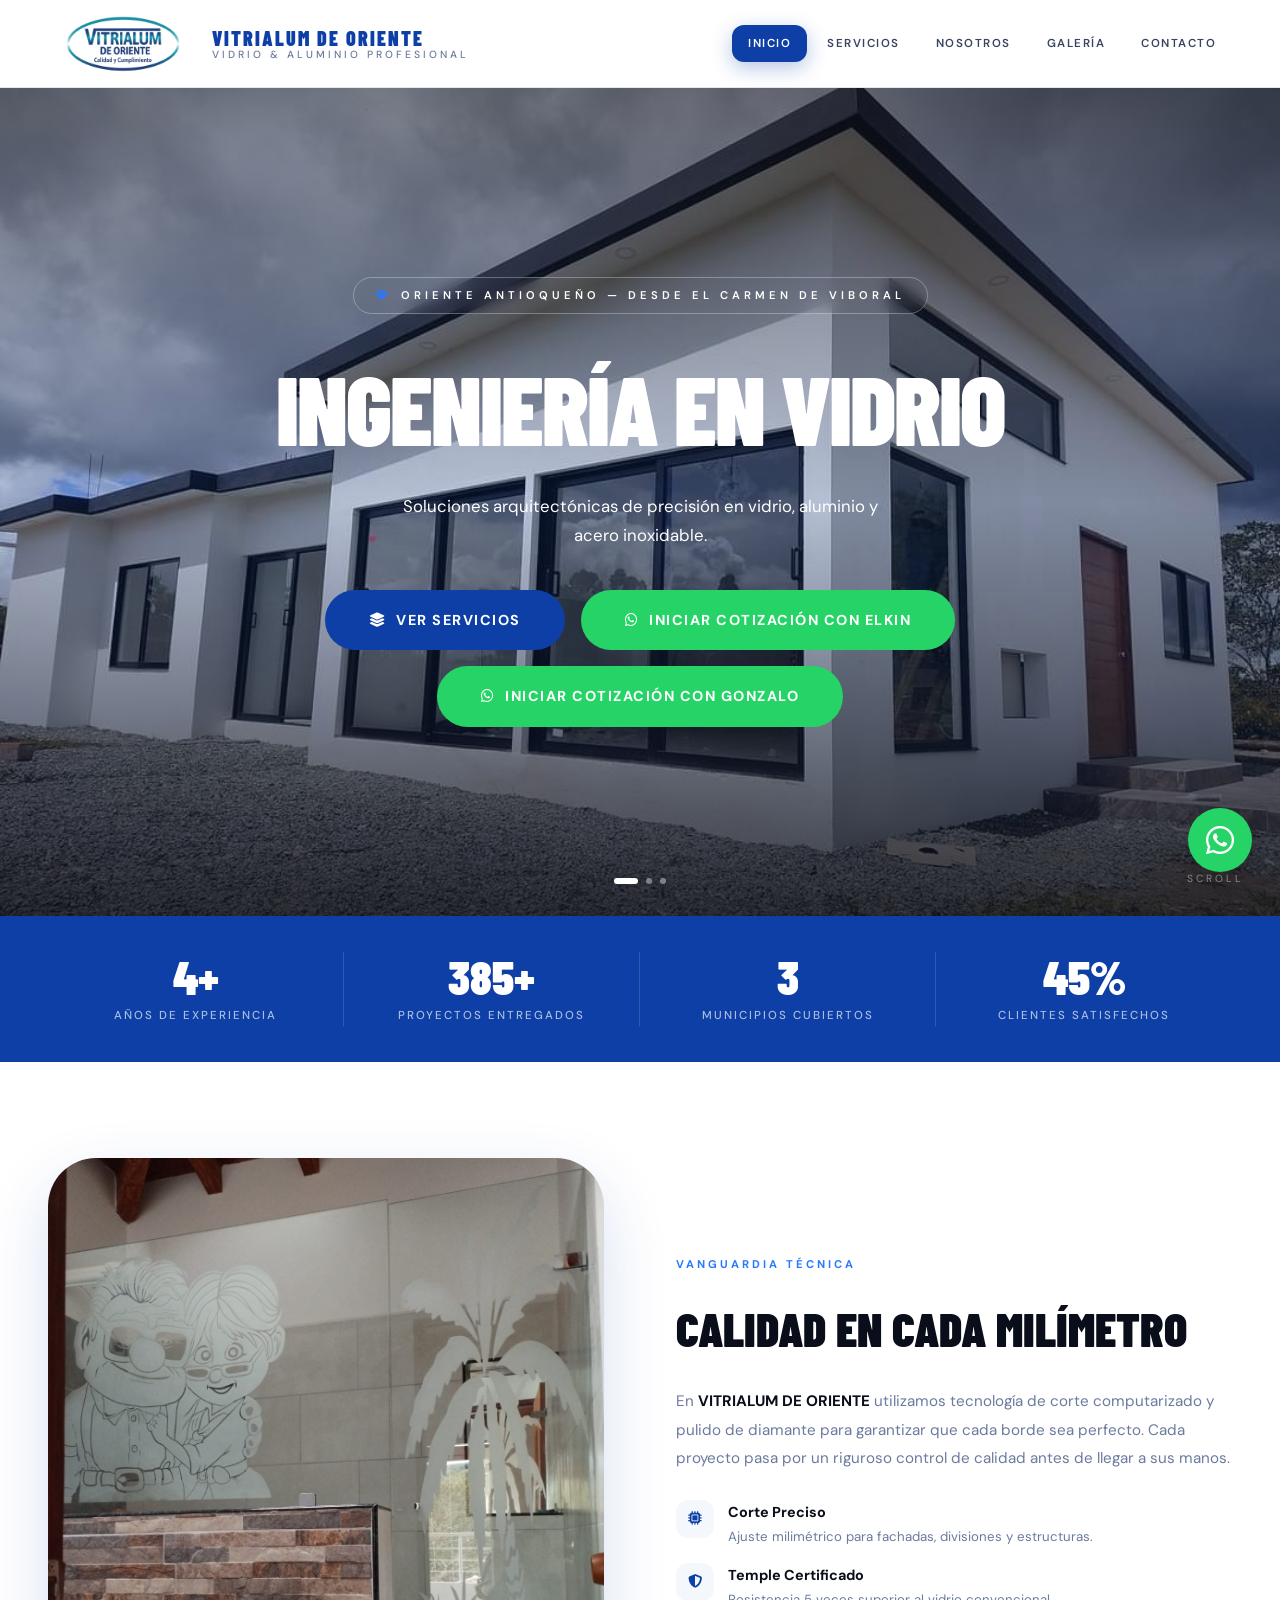
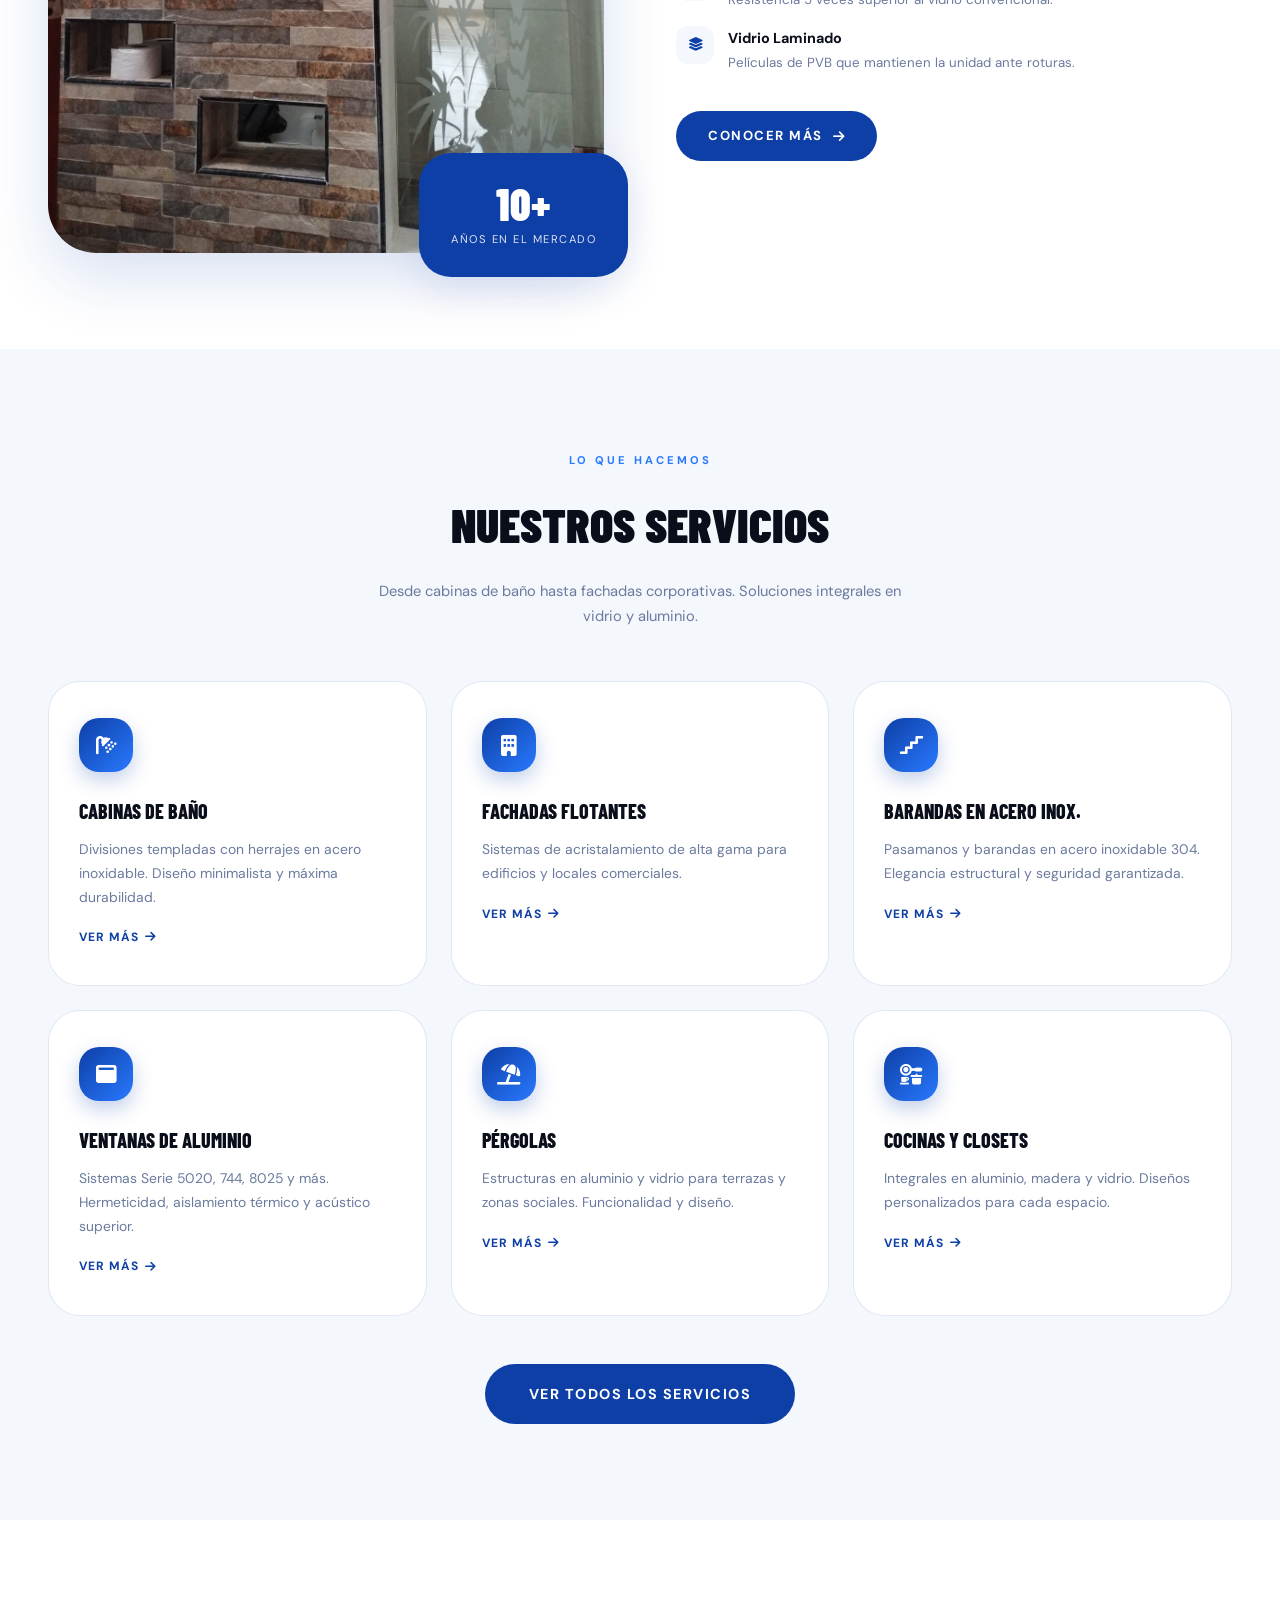
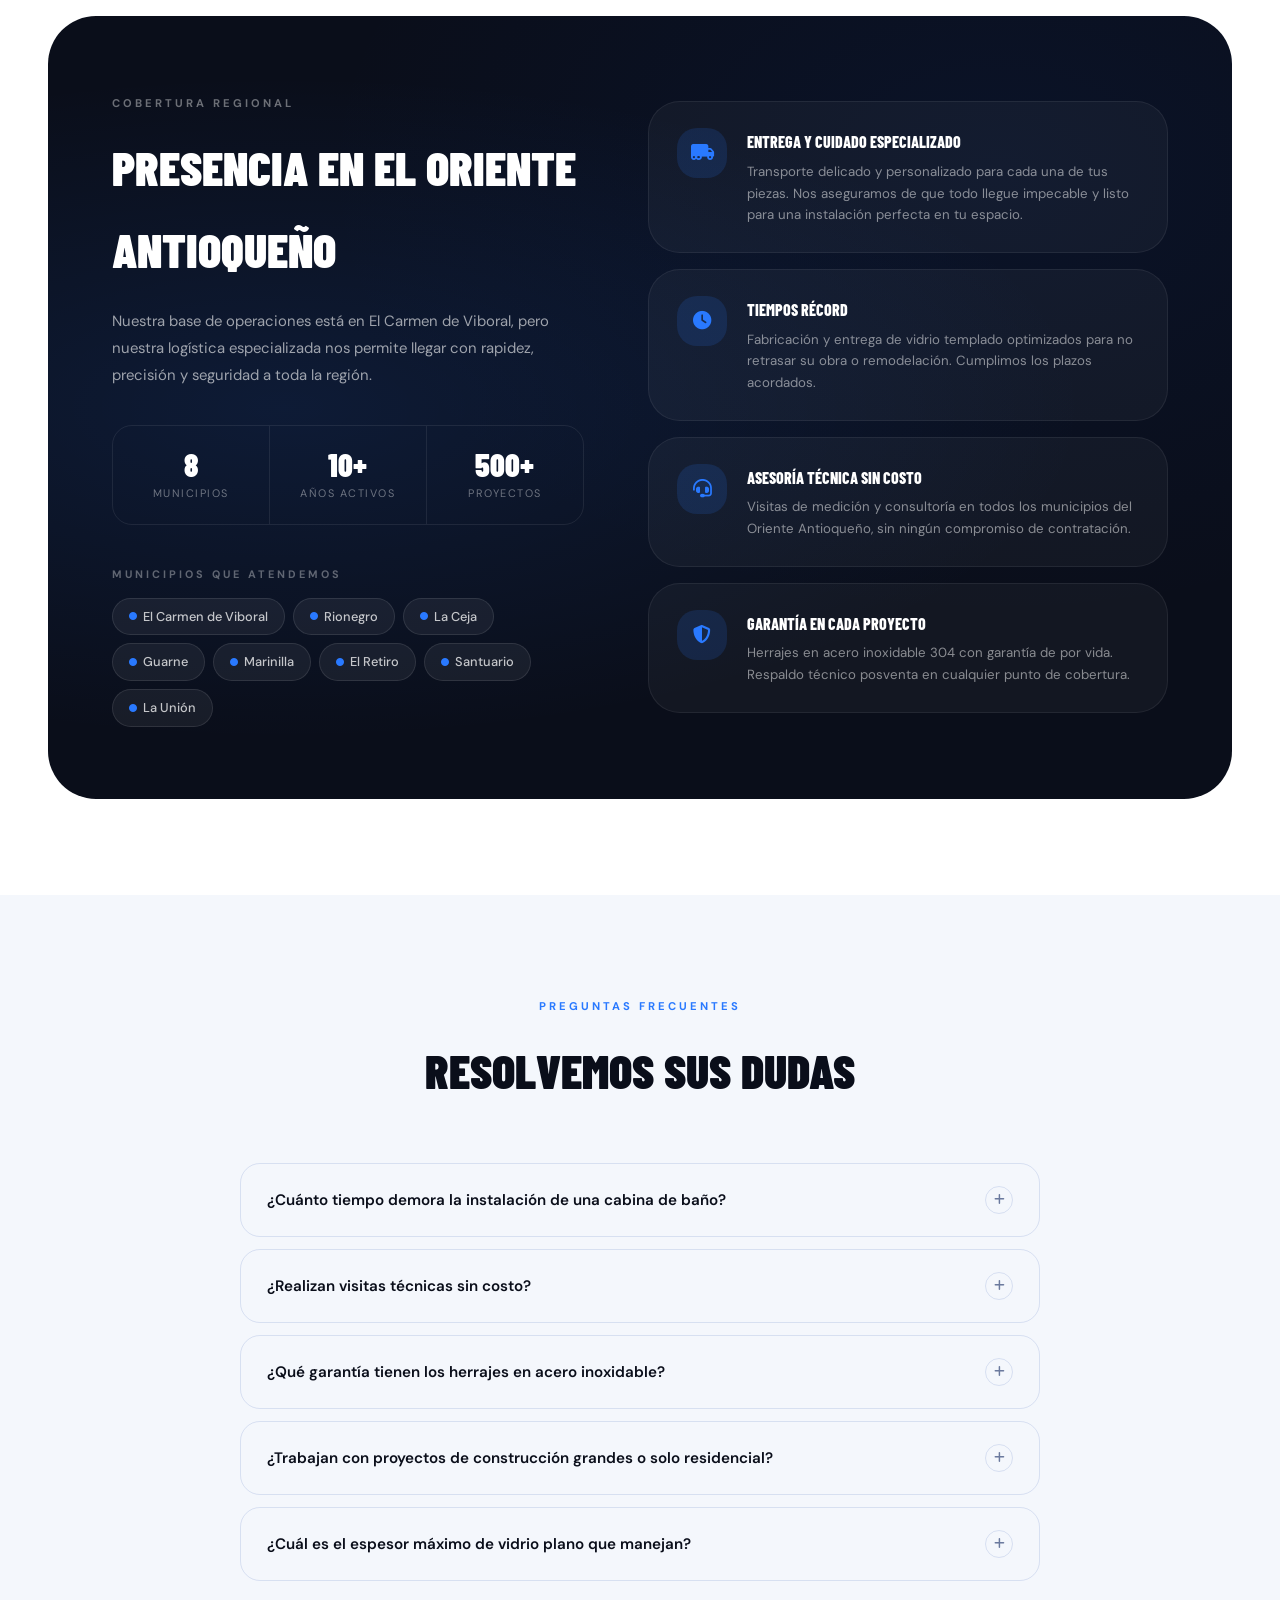
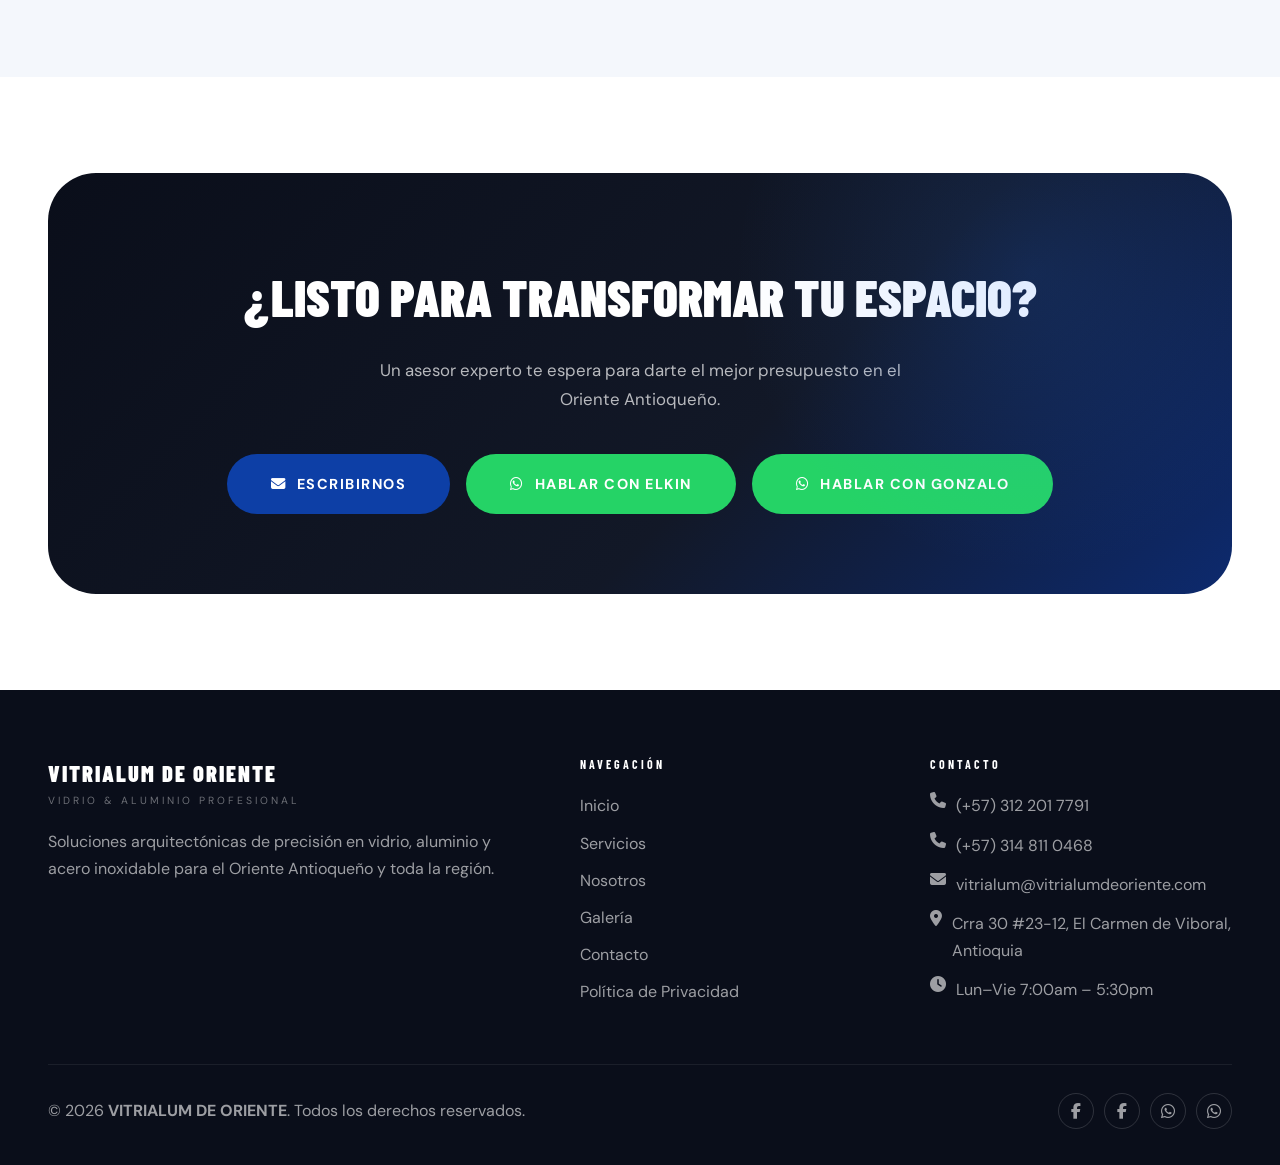
<file: index.html>
<!DOCTYPE html>
<html lang="es">
<head>
  <meta charset="UTF-8">
  <meta name="viewport" content="width=device-width, initial-scale=1.0">
  <meta name="description" content="VITRIALUM DE ORIENTE — Soluciones en vidrio, aluminio, cabinas de baño, fachadas flotantes, barandas en acero inoxidable, pérgolas y más en el Oriente Antioqueño.">
  <title>VITRIALUM DE ORIENTE | inicio</title>
<meta name="description" content="VITRIALUM DE ORIENTE — Soluciones en vidrio, aluminio, cabinas de baño, pérgolas y estructuras arquitectónicas de precisión en el Oriente Antioqueño.">

<meta property="og:type" content="website">
<meta property="og:title" content="VITRIALUM DE ORIENTE | Soluciones en Vidrio y Aluminio">
<meta property="og:description" content="VITRIALUM DE ORIENTE — Soluciones en vidrio, aluminio, cabinas de baño, pérgolas y estructuras de precisión.">
<meta property="og:url" content="https://vitrialumdeoriente.com/">
<meta property="og:image" content="https://vitrialumdeoriente.com/img/og-preview.png">

<meta property="og:image:width" content="1200">
<meta property="og:image:height" content="630">
<meta property="og:image:type" content="image/png">

  <link rel="preconnect" href="https://fonts.googleapis.com">
  <link rel="preconnect" href="https://fonts.gstatic.com" crossorigin>
  <link href="https://fonts.googleapis.com/css2?family=Barlow+Condensed:wght@400;600;700;800;900&family=DM+Sans:ital,opsz,wght@0,9..40,300;0,9..40,400;0,9..40,500;0,9..40,600;0,9..40,700;1,9..40,400&display=swap" rel="stylesheet">
  <link rel="stylesheet" href="https://cdnjs.cloudflare.com/ajax/libs/font-awesome/6.4.0/css/all.min.css">
  <link href="https://unpkg.com/aos@2.3.1/dist/aos.css" rel="stylesheet">
  <link rel="icon" type="image/png" href="IMG/Logo.png">
  <link rel="stylesheet" href="CSS/style.css">
  <link rel="stylesheet" href="CSS/index.css">

  <style>
    /* ---- COVERAGE MAP SECTION ---- */
    .coverage-map-section {
      background: var(--dark);
      border-radius: var(--radius-xl);
      overflow: hidden;
      position: relative;
    }
    .coverage-map-section::before {
      content: '';
      position: absolute;
      inset: 0;
      background:
        radial-gradient(ellipse at 20% 50%, rgba(41,121,255,0.12) 0%, transparent 60%),
        radial-gradient(ellipse at 80% 20%, rgba(13,63,166,0.1) 0%, transparent 50%);
      pointer-events: none;
    }
    .coverage-map-inner {
      position: relative;
      z-index: 1;
      padding: 72px 64px;
      display: grid;
      grid-template-columns: 1fr 1.1fr;
      gap: 64px;
      align-items: center;
    }
    .coverage-left-text .section-label { color: rgba(255,255,255,0.4); }
    .coverage-left-text .section-title { color: var(--white); margin-bottom: 18px; }
    .coverage-left-text > p {
      color: rgba(255,255,255,0.6);
      font-size: 0.93rem;
      line-height: 1.8;
      margin-bottom: 36px;
    }
    .coverage-stats-row {
      display: grid;
      grid-template-columns: repeat(3, 1fr);
      border: 1px solid rgba(255,255,255,0.08);
      border-radius: var(--radius-md);
      overflow: hidden;
      margin-bottom: 40px;
    }
    .coverage-stat {
      padding: 22px 18px;
      text-align: center;
      border-right: 1px solid rgba(255,255,255,0.08);
    }
    .coverage-stat:last-child { border-right: none; }
    .coverage-stat-num {
      font-family: var(--font-display);
      font-size: 2rem;
      font-weight: 900;
      color: var(--white);
      line-height: 1;
      margin-bottom: 4px;
    }
    .coverage-stat-label {
      font-size: 0.68rem;
      letter-spacing: 1.5px;
      text-transform: uppercase;
      color: rgba(255,255,255,0.4);
    }
    .coverage-pills-label {
      font-size: 0.68rem;
      font-weight: 700;
      letter-spacing: 3px;
      text-transform: uppercase;
      color: rgba(255,255,255,0.35);
      margin-bottom: 14px;
    }
    .coverage-pills {
      display: flex;
      flex-wrap: wrap;
      gap: 8px;
    }
    .coverage-pill {
      display: flex;
      align-items: center;
      gap: 6px;
      padding: 7px 16px;
      background: rgba(255,255,255,0.06);
      border: 1px solid rgba(255,255,255,0.1);
      border-radius: 100px;
      font-size: 0.8rem;
      font-weight: 500;
      color: rgba(255,255,255,0.75);
      transition: all 0.25s ease;
      cursor: default;
    }
    .coverage-pill:hover {
      background: var(--electric);
      border-color: var(--electric);
      color: white;
      transform: translateY(-2px);
    }
    .coverage-pill i {
      font-size: 0.5rem;
      color: var(--electric);
      transition: color 0.25s;
    }
    .coverage-pill:hover i { color: white; }
    /* Right: feature cards */
    .coverage-right {
      display: flex;
      flex-direction: column;
      gap: 16px;
    }
    .coverage-feature-card {
      background: rgba(255,255,255,0.04);
      border: 1px solid rgba(255,255,255,0.07);
      border-radius: var(--radius-lg);
      padding: 26px 28px;
      display: flex;
      align-items: flex-start;
      gap: 20px;
      transition: all 0.3s ease;
    }
    .coverage-feature-card:hover {
      background: rgba(255,255,255,0.07);
      border-color: rgba(41,121,255,0.35);
      transform: translateX(6px);
    }
    .coverage-feature-icon {
      width: 50px;
      height: 50px;
      background: rgba(41,121,255,0.15);
      border-radius: var(--radius-md);
      display: flex;
      align-items: center;
      justify-content: center;
      color: var(--electric);
      font-size: 1.15rem;
      flex-shrink: 0;
    }
    .coverage-feature-body h4 {
      font-family: var(--font-display);
      font-size: 1rem;
      font-weight: 800;
      text-transform: uppercase;
      color: var(--white);
      margin-bottom: 5px;
    }
    .coverage-feature-body p {
      font-size: 0.83rem;
      color: rgba(255,255,255,0.5);
      line-height: 1.65;
    }

    @media (max-width: 1024px) {
      .coverage-map-inner { grid-template-columns: 1fr; padding: 52px 36px; gap: 40px; }
    }
    @media (max-width: 640px) {
      .coverage-map-inner { padding: 40px 24px; }
      .coverage-stats-row { grid-template-columns: 1fr; }
      .coverage-stat { border-right: none; border-bottom: 1px solid rgba(255,255,255,0.08); }
      .coverage-stat:last-child { border-bottom: none; }
    }
  </style>
</head>
<body>

  <!-- LOADER -->
  <div id="loader-overlay">
    <div class="loader-inner">
      <div class="loader-logo">VITRIALUM</div>
      <div class="loader-bar-wrap"><div class="loader-bar"></div></div>
    </div>
  </div>

  <!-- WHATSAPP FLOAT --> 
  <div class="whatsapp-container"> 
    <!-- BOTÓN PRINCIPAL --> 
    <button class="whatsapp-float" id="whatsapp-toggle"> 
      <i class="fa-brands fa-whatsapp"></i> 
    </button> 
    <!-- OPCIONES --> 
    <div class="whatsapp-options" id="whatsapp-options"> 
      <a href="https://wa.me/573122017791" target="_blank" class="whatsapp-option"> 
        <i class="fas fa-user"></i> <span>Elkin</span> 
      </a> 
      <a href="https://wa.me/573148110468" target="_blank" class="whatsapp-option"> 
        <i class="fas fa-user"></i> <span>Gonzalo</span> 
      </a> 
    </div> 
  </div>

  <!-- HEADER -->
  <header class="header" id="navbar">
    <div class="container nav-wrapper">
      <a href="index.html" class="logo-box">
        <img src="IMG/Logo.png" alt="Vitrialum de Oriente" class="logo-img">
        <div class="logo-text">
          <span class="brand-main">Vitrialum de Oriente</span>
          <span class="brand-sub">Vidrio &amp; Aluminio Profesional</span>
        </div>
      </a>
      <nav aria-label="Navegación principal">
        <ul class="nav-list">
          <li><a href="index.html"     class="nav-link active">Inicio</a></li>
          <li><a href="Servicios.html" class="nav-link">Servicios</a></li>
          <li><a href="Nosotros.html"  class="nav-link">Nosotros</a></li>
          <li><a href="Galeria.html"   class="nav-link">Galería</a></li>
          <li><a href="Contacto.html"  class="nav-link">Contacto</a></li>
        </ul>
      </nav>
      <button class="nav-toggle" id="nav-toggle" aria-label="Menú" aria-expanded="false">
        <span></span><span></span><span></span>
      </button>
    </div>
  </header>

  <!-- MOBILE MENU -->
  <div class="mobile-menu" id="mobile-menu">
    <ul class="mobile-nav-list">
      <li><a href="index.html"     class="mobile-nav-link active"><i class="fas fa-home"></i> Inicio</a></li>
      <li><a href="Servicios.html" class="mobile-nav-link"><i class="fas fa-layer-group"></i> Servicios</a></li>
      <li><a href="Nosotros.html"  class="mobile-nav-link"><i class="fas fa-users"></i> Nosotros</a></li>
      <li><a href="Galeria.html"   class="mobile-nav-link"><i class="fas fa-images"></i> Galería</a></li>
      <li><a href="Contacto.html"  class="mobile-nav-link"><i class="fas fa-envelope"></i> Contacto</a></li>
    </ul>
    <div class="mobile-wa-menu">
      <button class="mobile-wa-btn" id="mobile-wa-toggle" aria-label="Contactar por WhatsApp" aria-expanded="false">
        <i class="fa-brands fa-whatsapp"></i> Cotizar por WhatsApp
      </button>
      <div class="mobile-wa-options" id="mobile-wa-options">
        <a href="https://wa.me/573122017791" class="mobile-wa-option" target="_blank">
          <i class="fas fa-user"></i> Elkin
        </a>
        <a href="https://wa.me/573148110468" class="mobile-wa-option" target="_blank">
          <i class="fas fa-user"></i> Gonzalo
        </a>
      </div>
    </div>
  </div>

  <!-- HERO -->
  <section class="hero">
    <div class="hero-slides">
      <div class="hero-slide active" style="background-image: url('IMG/carrousel-1.jpeg')"></div>
      <div class="hero-slide" style="background-image: url('IMG/carrousel-2.jpeg')"></div>
      <div class="hero-slide" style="background-image: url('IMG/carrousel-3.jpeg')"></div>
    </div>
    <div class="hero-overlay"></div>
    <div class="hero-content">
      <div class="hero-eyebrow">
        <i class="fas fa-gem"></i>
        Oriente Antioqueño — Desde El Carmen de Viboral
      </div>
      <div class="hero-title-wrap">
        <h1 class="hero-title active">Ingeniería en Vidrio</h1>
        <h1 class="hero-title">Lujo &amp; Transparencia</h1>
        <h1 class="hero-title">Protección Total</h1>
      </div>
      <p class="hero-sub">Soluciones arquitectónicas de precisión en vidrio, aluminio y acero inoxidable.</p>
      <div class="hero-btn-group">
        <a href="Servicios.html" class="btn btn-outline-white btn-lg">
          <i class="fas fa-layer-group"></i> Ver Servicios
        </a>
        <a href="https://wa.me/573122017791" target="_blank" class="btn btn-wa btn-lg">
          <i class="fa-brands fa-whatsapp"></i> Iniciar Cotización Con Elkin
        </a>
                <a href="https://wa.me/573148110468" target="_blank" class="btn btn-wa btn-lg">
          <i class="fa-brands fa-whatsapp"></i> Iniciar Cotización Con Gonzalo
        </a>
      </div>
    </div>
    <div class="hero-dots">
      <div class="hero-dot active"></div>
      <div class="hero-dot"></div>
      <div class="hero-dot"></div>
    </div>
    <div class="hero-scroll">
      <div class="hero-scroll-line"></div>
      <span>Scroll</span>
    </div>
  </section>

  <!-- STATS STRIP -->
  <section class="stats-strip">
    <div class="container">
      <div class="stats-grid">
        <div class="stat-item">
          <div class="stat-num" data-count="10" data-suffix="+">0+</div>
          <div class="stat-label">Años de Experiencia</div>
        </div>
        <div class="stat-item">
          <div class="stat-num" data-count="500" data-suffix="+">0+</div>
          <div class="stat-label">Proyectos Entregados</div>
        </div>
        <div class="stat-item">
          <div class="stat-num" data-count="8">0</div>
          <div class="stat-label">Municipios Cubiertos</div>
        </div>
        <div class="stat-item">
          <div class="stat-num" data-count="100" data-suffix="%">0%</div>
          <div class="stat-label">Clientes Satisfechos</div>
        </div>
      </div>
    </div>
  </section>

  <!-- ABOUT TEASER -->
  <section class="section-padding">
    <div class="container">
      <div class="about-grid">
        <div class="about-img-wrap" data-aos="fade-right">
          <img src="IMG/Instalacion.jpeg" alt="Instalación profesional VITRIALUM" class="about-img-main">
          <div class="about-img-badge">
            <div class="badge-num">10+</div>
            <div class="badge-text">Años en el mercado</div>
          </div>
        </div>
        <div data-aos="fade-left">
          <span class="section-label">Vanguardia Técnica</span>
          <h2 class="section-title">Calidad en Cada Milímetro</h2>
          <p style="color:var(--text-muted);margin:18px 0 26px;font-size:0.95rem;line-height:1.85;">
            En <strong style="color:var(--dark)">VITRIALUM DE ORIENTE</strong> utilizamos tecnología de corte computarizado y pulido de diamante para garantizar que cada borde sea perfecto. Cada proyecto pasa por un riguroso control de calidad antes de llegar a sus manos.
          </p>
          <div class="about-spec-list">
            <div class="about-spec-item">
              <div class="about-spec-icon"><i class="fas fa-microchip"></i></div>
              <div>
                <h5>Corte Preciso</h5>
                <p>Ajuste milimétrico para fachadas, divisiones y estructuras.</p>
              </div>
            </div>
            <div class="about-spec-item">
              <div class="about-spec-icon"><i class="fas fa-shield-alt"></i></div>
              <div>
                <h5>Temple Certificado</h5>
                <p>Resistencia 5 veces superior al vidrio convencional.</p>
              </div>
            </div>
            <div class="about-spec-item">
              <div class="about-spec-icon"><i class="fas fa-layer-group"></i></div>
              <div>
                <h5>Vidrio Laminado</h5>
                <p>Películas de PVB que mantienen la unidad ante roturas.</p>
              </div>
            </div>
          </div>
          <a href="Nosotros.html" class="btn btn-primary" style="margin-top:36px;">
            Conocer más <i class="fas fa-arrow-right"></i>
          </a>
        </div>
      </div>
    </div>
  </section>

  <!-- SERVICES PREVIEW -->
  <section class="section-padding bg-off-white">
    <div class="container">
      <div style="text-align:center;" data-aos="fade-up">
        <span class="section-label">Lo que Hacemos</span>
        <h2 class="section-title">Nuestros Servicios</h2>
        <p style="color:var(--text-muted);margin-top:14px;max-width:560px;margin-left:auto;margin-right:auto;font-size:0.92rem;">
          Desde cabinas de baño hasta fachadas corporativas. Soluciones integrales en vidrio y aluminio.
        </p>
      </div>
      <div class="services-preview-grid">
        <div class="service-card" data-aos="fade-up" data-aos-delay="0">
          <div class="service-card-icon"><i class="fas fa-shower"></i></div>
          <h3>Cabinas de Baño</h3>
          <p>Divisiones templadas con herrajes en acero inoxidable. Diseño minimalista y máxima durabilidad.</p>
          <a href="Servicios.html" class="service-card-arrow">Ver más <i class="fas fa-arrow-right"></i></a>
        </div>
        <div class="service-card" data-aos="fade-up" data-aos-delay="80">
          <div class="service-card-icon"><i class="fas fa-building"></i></div>
          <h3>Fachadas Flotantes</h3>
          <p>Sistemas de acristalamiento de alta gama para edificios y locales comerciales.</p>
          <a href="Servicios.html" class="service-card-arrow">Ver más <i class="fas fa-arrow-right"></i></a>
        </div>
        <div class="service-card" data-aos="fade-up" data-aos-delay="160">
          <div class="service-card-icon"><i class="fas fa-stairs"></i></div>
          <h3>Barandas en Acero Inox.</h3>
          <p>Pasamanos y barandas en acero inoxidable 304. Elegancia estructural y seguridad garantizada.</p>
          <a href="Servicios.html" class="service-card-arrow">Ver más <i class="fas fa-arrow-right"></i></a>
        </div>
        <div class="service-card" data-aos="fade-up" data-aos-delay="0">
          <div class="service-card-icon"><i class="fas fa-window-maximize"></i></div>
          <h3>Ventanas de Aluminio</h3>
          <p>Sistemas Serie 5020, 744, 8025 y más. Hermeticidad, aislamiento térmico y acústico superior.</p>
          <a href="Servicios.html" class="service-card-arrow">Ver más <i class="fas fa-arrow-right"></i></a>
        </div>
        <div class="service-card" data-aos="fade-up" data-aos-delay="80">
          <div class="service-card-icon"><i class="fas fa-umbrella-beach"></i></div>
          <h3>Pérgolas</h3>
          <p>Estructuras en aluminio y vidrio para terrazas y zonas sociales. Funcionalidad y diseño.</p>
          <a href="Servicios.html" class="service-card-arrow">Ver más <i class="fas fa-arrow-right"></i></a>
        </div>
        <div class="service-card" data-aos="fade-up" data-aos-delay="160">
          <div class="service-card-icon"><i class="fas fa-kitchen-set"></i></div>
          <h3>Cocinas y Closets</h3>
          <p>Integrales en aluminio, madera y vidrio. Diseños personalizados para cada espacio.</p>
          <a href="Servicios.html" class="service-card-arrow">Ver más <i class="fas fa-arrow-right"></i></a>
        </div>
      </div>
      <div style="text-align:center;margin-top:48px;" data-aos="fade-up">
        <a href="Servicios.html" class="btn btn-primary btn-lg">Ver todos los servicios</a>
      </div>
    </div>
  </section>

  <!-- COVERAGE — diseño premium oscuro -->
  <section class="section-padding">
    <div class="container">
      <div class="coverage-map-section" data-aos="fade-up">
        <div class="coverage-map-inner">

          <!-- LEFT -->
          <div class="coverage-left">
            <div class="coverage-left-text">
              <span class="section-label">Cobertura Regional</span>
              <h2 class="section-title">Presencia en el Oriente Antioqueño</h2>
              <p>Nuestra base de operaciones está en El Carmen de Viboral, pero nuestra logística especializada nos permite llegar con rapidez, precisión y seguridad a toda la región.</p>
            </div>

            <div class="coverage-stats-row">
              <div class="coverage-stat">
                <div class="coverage-stat-num">8</div>
                <div class="coverage-stat-label">Municipios</div>
              </div>
              <div class="coverage-stat">
                <div class="coverage-stat-num">10+</div>
                <div class="coverage-stat-label">Años activos</div>
              </div>
              <div class="coverage-stat">
                <div class="coverage-stat-num">500+</div>
                <div class="coverage-stat-label">Proyectos</div>
              </div>
            </div>

            <p class="coverage-pills-label">Municipios que atendemos</p>
            <div class="coverage-pills">
              <span class="coverage-pill"><i class="fas fa-circle"></i> El Carmen de Viboral</span>
              <span class="coverage-pill"><i class="fas fa-circle"></i> Rionegro</span>
              <span class="coverage-pill"><i class="fas fa-circle"></i> La Ceja</span>
              <span class="coverage-pill"><i class="fas fa-circle"></i> Guarne</span>
              <span class="coverage-pill"><i class="fas fa-circle"></i> Marinilla</span>
              <span class="coverage-pill"><i class="fas fa-circle"></i> El Retiro</span>
              <span class="coverage-pill"><i class="fas fa-circle"></i> Santuario</span>
              <span class="coverage-pill"><i class="fas fa-circle"></i> La Unión</span>
            </div>
          </div>

          <!-- RIGHT -->
          <div class="coverage-right">
            <div class="coverage-feature-card">
              <div class="coverage-feature-icon"><i class="fas fa-truck-moving"></i></div>
              <div class="coverage-feature-body">
                <h4>Entrega y Cuidado Especializado</h4>
                <p>Transporte delicado y personalizado para cada una de tus piezas. Nos aseguramos de que todo llegue impecable y listo para una instalación perfecta en tu espacio.</p>
              </div>
            </div>
            <div class="coverage-feature-card">
              <div class="coverage-feature-icon"><i class="fas fa-clock"></i></div>
              <div class="coverage-feature-body">
                <h4>Tiempos Récord</h4>
                <p>Fabricación y entrega de vidrio templado optimizados para no retrasar su obra o remodelación. Cumplimos los plazos acordados.</p>
              </div>
            </div>
            <div class="coverage-feature-card">
              <div class="coverage-feature-icon"><i class="fas fa-headset"></i></div>
              <div class="coverage-feature-body">
                <h4>Asesoría Técnica Sin Costo</h4>
                <p>Visitas de medición y consultoría en todos los municipios del Oriente Antioqueño, sin ningún compromiso de contratación.</p>
              </div>
            </div>
            <div class="coverage-feature-card">
              <div class="coverage-feature-icon"><i class="fas fa-shield-alt"></i></div>
              <div class="coverage-feature-body">
                <h4>Garantía en Cada Proyecto</h4>
                <p>Herrajes en acero inoxidable 304 con garantía de por vida. Respaldo técnico posventa en cualquier punto de cobertura.</p>
              </div>
            </div>
          </div>

        </div>
      </div>
    </div>
  </section>

  <!-- FAQ -->
  <section class="section-padding bg-off-white">
    <div class="container">
      <div style="text-align:center;margin-bottom:52px;" data-aos="fade-up">
        <span class="section-label">Preguntas Frecuentes</span>
        <h2 class="section-title">Resolvemos sus Dudas</h2>
      </div>
      <div class="faq-list" data-aos="fade-up">
        <div class="faq-item">
          <button class="faq-question">
            ¿Cuánto tiempo demora la instalación de una cabina de baño?
            <span class="faq-icon"><i class="fas fa-plus"></i></span>
          </button>
          <div class="faq-answer">
            Tras la toma de medidas, el proceso de fabricación y temple tarda entre 5 a 8 días hábiles. La instalación en sitio toma aproximadamente 2 a 3 horas dependiendo del diseño elegido.
          </div>
        </div>
        <div class="faq-item">
          <button class="faq-question">
            ¿Realizan visitas técnicas sin costo?
            <span class="faq-icon"><i class="fas fa-plus"></i></span>
          </button>
          <div class="faq-answer">
            Sí. Realizamos visitas de medición y asesoría técnica en la zona urbana de los municipios del Oriente Antioqueño sin ningún compromiso. Contáctenos para agendar.
          </div>
        </div>
        <div class="faq-item">
          <button class="faq-question">
            ¿Qué garantía tienen los herrajes en acero inoxidable?
            <span class="faq-icon"><i class="fas fa-plus"></i></span>
          </button>
          <div class="faq-answer">
            Nuestros herrajes en acero inoxidable 304 cuentan con garantía de por vida contra oxidación bajo condiciones normales de uso y mantenimiento.
          </div>
        </div>
        <div class="faq-item">
          <button class="faq-question">
            ¿Trabajan con proyectos de construcción grandes o solo residencial?
            <span class="faq-icon"><i class="fas fa-plus"></i></span>
          </button>
          <div class="faq-answer">
            Atendemos tanto proyectos residenciales como comerciales e industriales. Hemos trabajado con constructoras, hoteles, clínicas y locales comerciales en toda la región.
          </div>
        </div>
        <div class="faq-item">
          <button class="faq-question">
            ¿Cuál es el espesor máximo de vidrio plano que manejan?
            <span class="faq-icon"><i class="fas fa-plus"></i></span>
          </button>
          <div class="faq-answer">
            Trabajamos con vidrio plano hasta 10 mm de espesor. También ofrecemos vidrio templado, laminado, esmerilado, grabado y espejos biselados en diferentes espesores según la aplicación.
          </div>
        </div>
      </div>
    </div>
  </section>

  <!-- CTA -->
  <section class="section-padding">
    <div class="container">
      <div class="cta-section" data-aos="zoom-in">
        <h2>¿Listo para Transformar tu Espacio?</h2>
        <p>Un asesor experto te espera para darte el mejor presupuesto en el Oriente Antioqueño.</p>
        <div class="cta-btn-group">
          <a href="Contacto.html" class="btn btn-outline-white btn-lg">
            <i class="fas fa-envelope"></i> Escribirnos
          </a>
          <a href="https://wa.me/573122017791" target="_blank" class="btn btn-wa btn-lg">
            <i class="fa-brands fa-whatsapp"></i> Hablar con Elkin
          </a>
          <a href="https://wa.me/573148110468" target="_blank" class="btn btn-wa btn-lg">
            <i class="fa-brands fa-whatsapp"></i> Hablar con Gonzalo
          </a>
        </div>
      </div>
    </div>
  </section>

  <!-- FOOTER -->
<footer class="footer">
    <div class="container">
      <div class="footer-grid">

        <div class="footer-brand">
          <div class="brand-main">Vitrialum de Oriente</div>
          <div class="brand-sub">Vidrio &amp; Aluminio Profesional</div>
          <p>Soluciones arquitectónicas de precisión en vidrio, aluminio y acero inoxidable para el Oriente Antioqueño y toda la región.</p>
        </div>

        <div class="footer-col">
          <h4>Navegación</h4>
          <ul>
            <li><a href="index.html">Inicio</a></li>
            <li><a href="Servicios.html">Servicios</a></li>
            <li><a href="Nosotros.html">Nosotros</a></li>
            <li><a href="Galeria.html">Galería</a></li>
            <li><a href="Contacto.html">Contacto</a></li>
            <li><a href="politicaDePrivacidad.html">Política de Privacidad</a></li>
          </ul>
        </div>

        <div class="footer-col">
          <h4>Contacto</h4>
          <div class="footer-contact-item"><i class="fas fa-phone"></i><span>(+57) 312 201 7791</span></div>
          <div class="footer-contact-item"><i class="fas fa-phone"></i><span>(+57) 314 811 0468</span></div>
          <div class="footer-contact-item"><i class="fas fa-envelope"></i><span>vitrialum@vitrialumdeoriente.com</span></div>
          <div class="footer-contact-item"><i class="fas fa-location-dot"></i><span>Crra 30 #23-12, El Carmen de Viboral, Antioquia</span></div>
          <div class="footer-contact-item"><i class="fas fa-clock"></i><span>Lun–Vie 7:00am – 5:30pm</span></div>
        </div>

      </div><div class="footer-bottom">
        <span>© 2026 <strong>VITRIALUM DE ORIENTE</strong>. Todos los derechos reservados.</span>
        <div class="footer-socials">
          <a href="https://www.facebook.com/elkin.osorio.961" target="_blank" class="footer-social-link" aria-label="Facebook"><i class="fab fa-facebook-f"></i></a>
          <a href="https://www.facebook.com/Emilianoatehortu" target="_blank" class="footer-social-link" aria-label="Facebook"><i class="fab fa-facebook-f"></i></a>
          <a href="https://wa.me/573122017791" target="_blank" class="footer-social-link" aria-label="WhatsApp"><i class="fab fa-whatsapp"></i></a>
          <a href="https://wa.me/573148110468" target="_blank" class="footer-social-link" aria-label="WhatsApp"><i class="fab fa-whatsapp"></i></a>
        </div>
      </div>

    </div></footer>


  <script src="https://unpkg.com/aos@2.3.1/dist/aos.js"></script>
  <script src="JS/shared.js"></script>
  <script src="JS/index.js"></script>
</body>
</html>
</file>
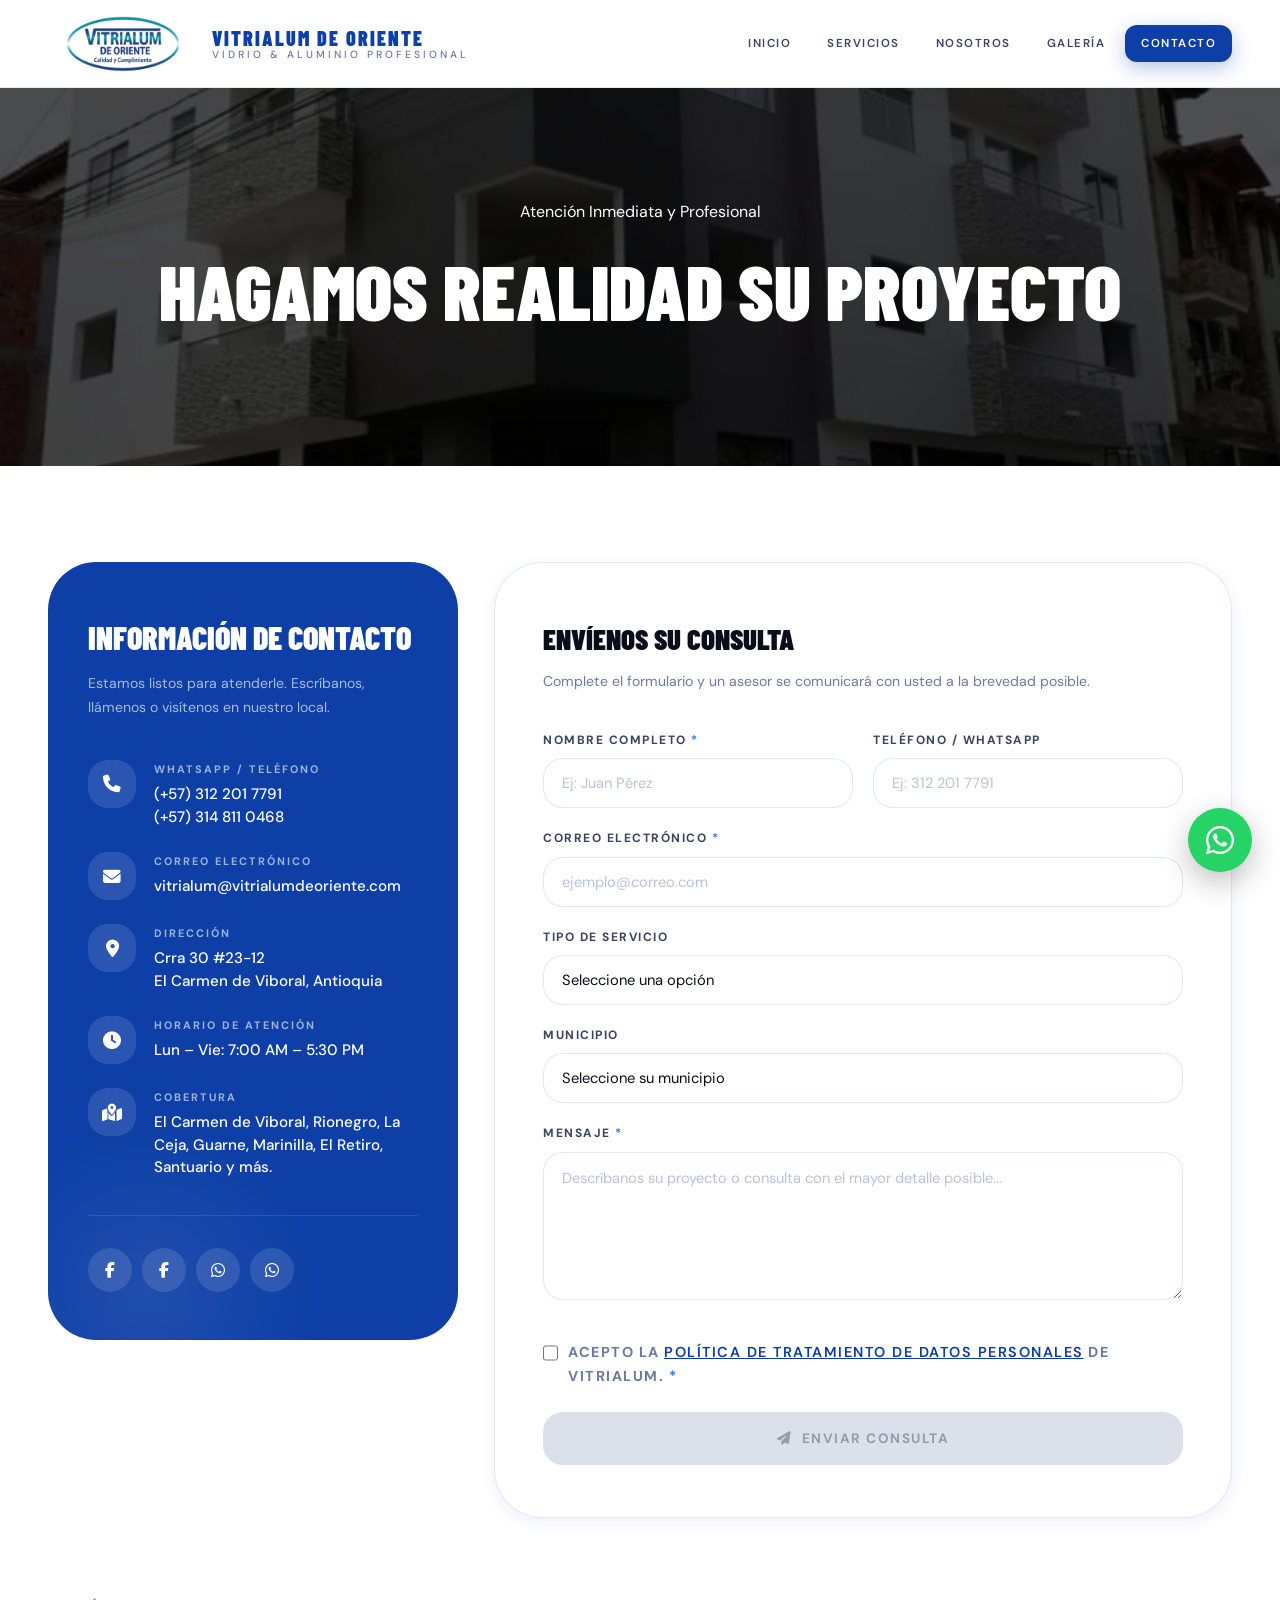
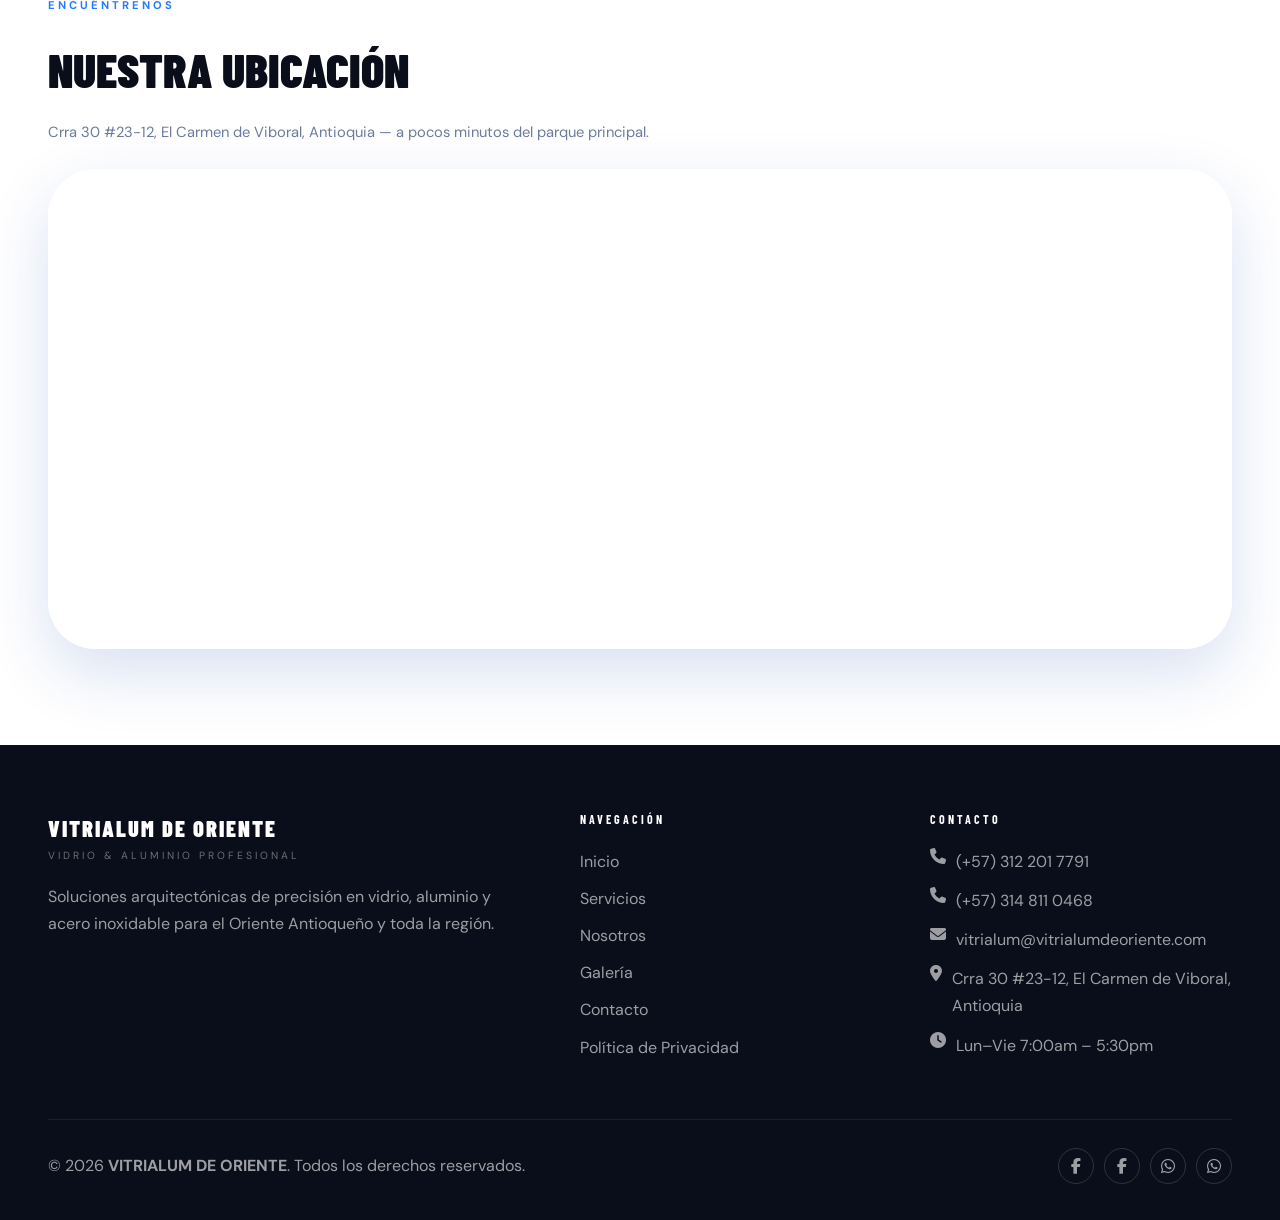
<file: Contacto.html>
<!DOCTYPE html>
<html lang="es">
<head>
  <meta charset="UTF-8">
  <meta name="viewport" content="width=device-width, initial-scale=1.0">
  <meta name="description" content="Contáctenos — VITRIALUM DE ORIENTE. Asesoría técnica sin costo en El Carmen de Viboral y todo el Oriente Antioqueño. Llámenos, escríbanos o visítenos.">
  <title>VITRIALUM DE ORIENTE | Contacto</title>
<meta name="description" content="VITRIALUM DE ORIENTE — Soluciones en vidrio, aluminio, cabinas de baño, pérgolas y estructuras arquitectónicas de precisión en el Oriente Antioqueño.">

<meta property="og:type" content="website">
<meta property="og:title" content="VITRIALUM DE ORIENTE | Soluciones en Vidrio y Aluminio">
<meta property="og:description" content="VITRIALUM DE ORIENTE — Soluciones en vidrio, aluminio, cabinas de baño, pérgolas y estructuras de precisión.">
<meta property="og:url" content="https://vitrialumdeoriente.com/">
<meta property="og:image" content="https://vitrialumdeoriente.com/img/og-preview.png">

<meta property="og:image:width" content="1200">
<meta property="og:image:height" content="630">
<meta property="og:image:type" content="image/png">

  <link rel="preconnect" href="https://fonts.googleapis.com">
  <link rel="preconnect" href="https://fonts.gstatic.com" crossorigin>
  <link href="https://fonts.googleapis.com/css2?family=Barlow+Condensed:wght@400;600;700;800;900&family=DM+Sans:ital,opsz,wght@0,9..40,300;0,9..40,400;0,9..40,500;0,9..40,600;0,9..40,700;1,9..40,400&display=swap" rel="stylesheet">
  <link rel="stylesheet" href="https://cdnjs.cloudflare.com/ajax/libs/font-awesome/6.4.0/css/all.min.css">
  <link href="https://unpkg.com/aos@2.3.1/dist/aos.css" rel="stylesheet">
  <link rel="icon" type="image/png" href="IMG/Logo.png">
  <link rel="stylesheet" href="CSS/style.css">
  <link rel="stylesheet" href="CSS/whatsapp-mobile.css">
  <link rel="stylesheet" href="CSS/contacto.css">
</head>
<body>

  <!-- LOADER -->
  <div id="loader-overlay">
    <div class="loader-inner">
      <div class="loader-logo">VITRIALUM</div>
      <div class="loader-bar-wrap"><div class="loader-bar"></div></div>
    </div>
  </div>

    <div class="whatsapp-container">
      <button class="whatsapp-float" id="whatsapp-toggle" aria-label="WhatsApp" aria-expanded="false">
        <i class="fa-brands fa-whatsapp"></i>
      </button>
      <div class="whatsapp-options" id="whatsapp-options">
        <a href="https://wa.me/573122017791" class="whatsapp-option" target="_blank">
          <i class="fas fa-user"></i> Elkin
        </a>
        <a href="https://wa.me/573148110468" class="whatsapp-option" target="_blank">
          <i class="fas fa-user"></i> Gonzalo
        </a>
      </div>
    </div>

  <!-- HEADER -->
  <header class="header" id="navbar">
    <div class="container nav-wrapper">
      <a href="index.html" class="logo-box">
        <img src="IMG/Logo.png" alt="Vitrialum de Oriente" class="logo-img">
        <div class="logo-text">
          <span class="brand-main">Vitrialum de Oriente</span>
          <span class="brand-sub">Vidrio &amp; Aluminio Profesional</span>
        </div>
      </a>
      <nav aria-label="Navegación principal">
        <ul class="nav-list">
          <li><a href="index.html"     class="nav-link">Inicio</a></li>
          <li><a href="Servicios.html" class="nav-link">Servicios</a></li>
          <li><a href="Nosotros.html"  class="nav-link">Nosotros</a></li>
          <li><a href="Galeria.html"   class="nav-link">Galería</a></li>
          <li><a href="Contacto.html"  class="nav-link active">Contacto</a></li>
        </ul>
      </nav>
      <button class="nav-toggle" id="nav-toggle" aria-label="Menú" aria-expanded="false">
        <span></span><span></span><span></span>
      </button>
    </div>
  </header>

  <!-- MOBILE MENU -->
  <div class="mobile-menu" id="mobile-menu">
    <ul class="mobile-nav-list">
      <li><a href="index.html"     class="mobile-nav-link"><i class="fas fa-home"></i> Inicio</a></li>
      <li><a href="Servicios.html" class="mobile-nav-link"><i class="fas fa-layer-group"></i> Servicios</a></li>
      <li><a href="Nosotros.html"  class="mobile-nav-link"><i class="fas fa-users"></i> Nosotros</a></li>
      <li><a href="Galeria.html"   class="mobile-nav-link"><i class="fas fa-images"></i> Galería</a></li>
      <li><a href="Contacto.html"  class="mobile-nav-link active"><i class="fas fa-envelope"></i> Contacto</a></li>
    </ul>
    <div class="mobile-wa-menu">
      <button class="mobile-wa-btn" id="mobile-wa-toggle" aria-label="Contactar por WhatsApp" aria-expanded="false">
        <i class="fa-brands fa-whatsapp"></i> Cotizar por WhatsApp
      </button>
      <div class="mobile-wa-options" id="mobile-wa-options">
        <a href="https://wa.me/573122017791" class="mobile-wa-option" target="_blank">
          <i class="fas fa-user"></i> Elkin
        </a>
        <a href="https://wa.me/573148110468" class="mobile-wa-option" target="_blank">
          <i class="fas fa-user"></i> Gonzalo
        </a>
      </div>
    </div>
  </div>

  <!-- HERO SM -->
  <section class="hero-sm">
    <div class="hero-sm-bg" style="background-image: url('IMG/Galeria (10).jpeg')"></div>
    <div class="hero-sm-content" data-aos="zoom-out">
      <div class="hero-sm-eyebrow">Atención Inmediata y Profesional</div>
      <h1>Hagamos Realidad su Proyecto</h1>
    </div>
  </section>

  <main>
    <section class="section-padding">
      <div class="container">

        <div class="contact-grid">

          <!-- INFO CARD -->
          <aside class="info-card" data-aos="fade-right">
            <h2>Información de Contacto</h2>
            <p>Estamos listos para atenderle. Escríbanos, llámenos o visítenos en nuestro local.</p>

            <div class="info-items">
              <div class="info-item">
                <div class="info-icon"><i class="fas fa-phone"></i></div>
                <div class="info-content">
                  <h4>WhatsApp / Teléfono</h4>
                  <p>(+57) 312 201 7791</p>
                  <p>(+57) 314 811 0468</p>
                </div>
              </div>

              <div class="info-item">
                <div class="info-icon"><i class="fas fa-envelope"></i></div>
                <div class="info-content">
                  <h4>Correo Electrónico</h4>
                  <p>vitrialum@vitrialumdeoriente.com</p>
                </div>
              </div>

              <div class="info-item">
                <div class="info-icon"><i class="fas fa-location-dot"></i></div>
                <div class="info-content">
                  <h4>Dirección</h4>
                  <p>Crra 30 #23-12<br>El Carmen de Viboral, Antioquia</p>
                </div>
              </div>

              <div class="info-item">
                <div class="info-icon"><i class="fas fa-clock"></i></div>
                <div class="info-content">
                  <h4>Horario de Atención</h4>
                  <p>Lun – Vie: 7:00 AM – 5:30 PM<br/></p>
                </div>
              </div>

              <div class="info-item">
                <div class="info-icon"><i class="fas fa-map-marked-alt"></i></div>
                <div class="info-content">
                  <h4>Cobertura</h4>
                  <p>El Carmen de Viboral, Rionegro, La Ceja, Guarne, Marinilla, El Retiro, Santuario y más.</p>
                </div>
              </div>
            </div>

            <!-- Social buttons -->
            <div class="info-socials">
              <a href="https://www.facebook.com/elkin.osorio.961"
                 target="_blank" class="social-btn fb" aria-label="Facebook">
                <i class="fab fa-facebook-f"></i>
              </a>
                            <a href="https://www.facebook.com/Emilianoatehortu"
                 target="_blank" class="social-btn fb" aria-label="Facebook">
                <i class="fab fa-facebook-f"></i>
              </a>
              <a href="https://wa.me/573122017791"
                 target="_blank" class="social-btn wa" aria-label="WhatsApp">
                <i class="fab fa-whatsapp"></i>
              </a>
              <a href="https://wa.me/573148110468"
                 target="_blank" class="social-btn wa" aria-label="WhatsApp">
                <i class="fab fa-whatsapp"></i>
              </a>              
              
            </div>
          </aside>

          <!-- FORM -->
          <div class="form-container" data-aos="fade-left">
            <h2>Envíenos su Consulta</h2>
            <p>Complete el formulario y un asesor se comunicará con usted a la brevedad posible.</p>

            <form id="contact-form" action="https://formspree.io/f/xwvzkvzq" method="POST" novalidate>

              <div class="form-grid">

                <div class="form-group">
                  <label for="nombre">Nombre Completo <span style="color:var(--electric)">*</span></label>
                  <input
                    type="text"
                    id="nombre"
                    name="nombre"
                    class="form-control"
                    placeholder="Ej: Juan Pérez"
                    required
                    autocomplete="name"
                  >
                </div>

                <div class="form-group">
                  <label for="telefono">Teléfono / WhatsApp</label>
                  <input
                    type="tel"
                    id="telefono"
                    name="telefono"
                    class="form-control"
                    placeholder="Ej: 312 201 7791"
                    autocomplete="tel"
                  >
                </div>

                <div class="form-group form-full">
                  <label for="email">Correo Electrónico <span style="color:var(--electric)">*</span></label>
                  <input
                    type="email"
                    id="email"
                    name="email"
                    class="form-control"
                    placeholder="ejemplo@correo.com"
                    required
                    autocomplete="email"
                  >
                </div>

                <div class="form-group form-full">
                  <label for="servicio">Tipo de Servicio</label>
                  <select id="servicio" name="servicio" class="form-control">
                    <option value="No especificado">Seleccione una opción</option>
                    <option value="Cabina de Baño">Cabina de Baño</option>
                    <option value="Fachada Flotante">Fachada Flotante</option>
                    <option value="Puerta Tipo Banco">Puerta Tipo Banco</option>
                    <option value="Barandas en Acero Inoxidable">Barandas en Acero Inoxidable</option>
                    <option value="Ventanas de Aluminio">Ventanas de Aluminio</option>
                    <option value="Pérgola">Pérgola</option>
                    <option value="Vitrina en Aluminio y Madera">Vitrina en Aluminio y Madera</option>
                    <option value="Cocina o Closet Integral">Cocina o Closet Integral</option>
                    <option value="Vidrio Templado">Vidrio Templado</option>
                    <option value="Vidrio Laminado">Vidrio Laminado</option>
                    <option value="Vidrio Esmerilado o Grabado">Vidrio Esmerilado o Grabado</option>
                    <option value="Espejos Biselados">Espejos Biselados</option>
                    <option value="Vidrio Plano">Vidrio Plano hasta 10 mm</option>
                    <option value="Espejo al Corte">Espejo al Corte</option>
                    <option value="Sistema Antiruido Termoacustico">Sistema Antiruido Termoacústico</option>
                    <option value="Vidrio VH con Camara">Vidrio VH con Cámara</option>
                    <option value="Espejo Pulido y Brillado">Espejo Pulido y Brillado</option>
                    <option value="Espejos Flotantes">Espejos Flotantes</option>
                    <option value="Espejos con Iluminacion">Espejos con Iluminación</option>
                    <option value="Otro">Otro</option>
                  </select>
                </div>

                <div class="form-group form-full">
                  <label for="municipio">Municipio</label>
                  <select id="municipio" name="municipio" class="form-control">
                    <option value="No especificado">Seleccione su municipio</option>
                    <option value="El Carmen de Viboral">El Carmen de Viboral</option>
                    <option value="Rionegro">Rionegro</option>
                    <option value="La Ceja">La Ceja</option>
                    <option value="Guarne">Guarne</option>
                    <option value="Marinilla">Marinilla</option>
                    <option value="El Retiro">El Retiro</option>
                    <option value="Santuario">Santuario</option>
                    <option value="La Unión">La Unión</option>
                    <option value="Otro">Otro municipio</option>
                  </select>
                </div>

                <div class="form-group form-full">
                  <label for="mensaje">Mensaje <span style="color:var(--electric)">*</span></label>
                  <textarea
                    id="mensaje"
                    name="mensaje"
                    class="form-control"
                    rows="5"
                    placeholder="Descríbanos su proyecto o consulta con el mayor detalle posible..."
                    required
                  ></textarea>
                </div>

                <div class="form-group form-full" style="margin: 20px 0 15px 0; text-align: left;">
                <label style="font-size: 0.9rem; color: var(--text-muted, #475569); display: inline-flex; align-items: flex-start; cursor: pointer; font-family: 'DM Sans', sans-serif;">
                  <input type="checkbox" id="privacy_check" name="privacy_check" required style="margin-top: 5px; margin-right: 10px; width: 16px; height: 16px; accent-color: #0b45a9; cursor: pointer;">
                  <span>Acepto la <a href="politicaDePrivacidad.html" target="_blank" style="color: #0b3ba4; font-weight: 600; text-decoration: underline; transition: color 0.2s;">Política de Tratamiento de Datos Personales</a> de Vitrialum. <span style="color:var(--electric)">*</span></span>
                </label>
              </div>

              </div><!-- /form-grid -->

              <input type="hidden" name="_subject" value="Nueva consulta — VITRIALUM DE ORIENTE">

              <button type="submit" id="submit-btn" class="form-submit">
                <span class="btn-text"><i class="fas fa-paper-plane"></i> &nbsp;Enviar Consulta</span>
                <div class="spinner"></div>
              </button>

              <div class="status-msg" id="status-msg"></div>

            </form>
          </div><!-- /form-container -->

        </div><!-- /contact-grid -->

        <!-- MAP -->
        <div class="map-section" data-aos="fade-up">
          <div style="margin-bottom:24px;">
            <span class="section-label">Encuéntrenos</span>
            <h2 class="section-title">Nuestra Ubicación</h2>
            <p style="color:var(--text-muted);margin-top:10px;font-size:0.92rem;">
              Crra 30 #23-12, El Carmen de Viboral, Antioquia — a pocos minutos del parque principal.
            </p>
          </div>
          <div class="map-wrap">
          <iframe src="https://www.google.com/maps/embed?pb=!1m18!1m12!1m3!1d991.8475258394302!2d-75.33298083043046!3d6.078019633185483!2m3!1f0!2f0!3f0!3m2!1i1024!2i768!4f13.1!3m3!1m2!1s0x8e46a30058a57e93%3A0x989a69aedc605c51!2sVITRIALUM%20DE%20ORIENTE!5e0!3m2!1ses!2sco!4v1779050073669!5m2!1ses!2sco" width="600" height="450" style="border:0;" allowfullscreen="" loading="lazy" referrerpolicy="no-referrer-when-downgrade"></iframe>
          </div>
        </div>

      </div><!-- /container -->
    </section>
  </main>

  <!-- FOOTER -->
  <footer class="footer">
    <div class="container">
      <div class="footer-grid">
        <div class="footer-brand">
          <div class="brand-main">Vitrialum de Oriente</div>
          <div class="brand-sub">Vidrio &amp; Aluminio Profesional</div>
          <p>Soluciones arquitectónicas de precisión en vidrio, aluminio y acero inoxidable para el Oriente Antioqueño y toda la región.</p>
        </div>
        <div class="footer-col">
          <h4>Navegación</h4>
          <ul>
            <li><a href="index.html">Inicio</a></li>
            <li><a href="Servicios.html">Servicios</a></li>
            <li><a href="Nosotros.html">Nosotros</a></li>
            <li><a href="Galeria.html">Galería</a></li>
            <li><a href="Contacto.html">Contacto</a></li>
            <li><a href="politicaDePrivacidad.html">Política de Privacidad</a></li>
          </ul>
        </div>
        <div class="footer-col">
          <h4>Contacto</h4>
          <div class="footer-contact-item"><i class="fas fa-phone"></i><span>(+57) 312 201 7791</span></div>
          <div class="footer-contact-item"><i class="fas fa-phone"></i><span>(+57) 314 811 0468</span></div>
          <div class="footer-contact-item"><i class="fas fa-envelope"></i><span>vitrialum@vitrialumdeoriente.com</span></div>
          <div class="footer-contact-item"><i class="fas fa-location-dot"></i><span>Crra 30 #23-12, El Carmen de Viboral, Antioquia</span></div>
          <div class="footer-contact-item"><i class="fas fa-clock"></i><span>Lun–Vie 7:00am – 5:30pm</span></div>
        </div>
      </div>
      <div class="footer-bottom">
        <span>© 2026 <strong>VITRIALUM DE ORIENTE</strong>. Todos los derechos reservados.</span>
        <div class="footer-socials">
          <a href="https://www.facebook.com/elkin.osorio.961" target="_blank" class="footer-social-link" aria-label="Facebook"><i class="fab fa-facebook-f"></i></a>
          <a href="https://www.facebook.com/Emilianoatehortu" target="_blank" class="footer-social-link" aria-label="Facebook"><i class="fab fa-facebook-f"></i></a>
          <a href="https://wa.me/573122017791" target="_blank" class="footer-social-link" aria-label="WhatsApp"><i class="fab fa-whatsapp"></i></a>
          <a href="https://wa.me/573148110468" target="_blank" class="footer-social-link" aria-label="WhatsApp"><i class="fab fa-whatsapp"></i></a>
        </div>
      </div>
    </div>
  </footer>
  <script src="https://unpkg.com/aos@2.3.1/dist/aos.js"></script>
  <script src="JS/shared.js"></script>
  <script src="JS/contacto.js"></script>
</body>
</html>
</file>
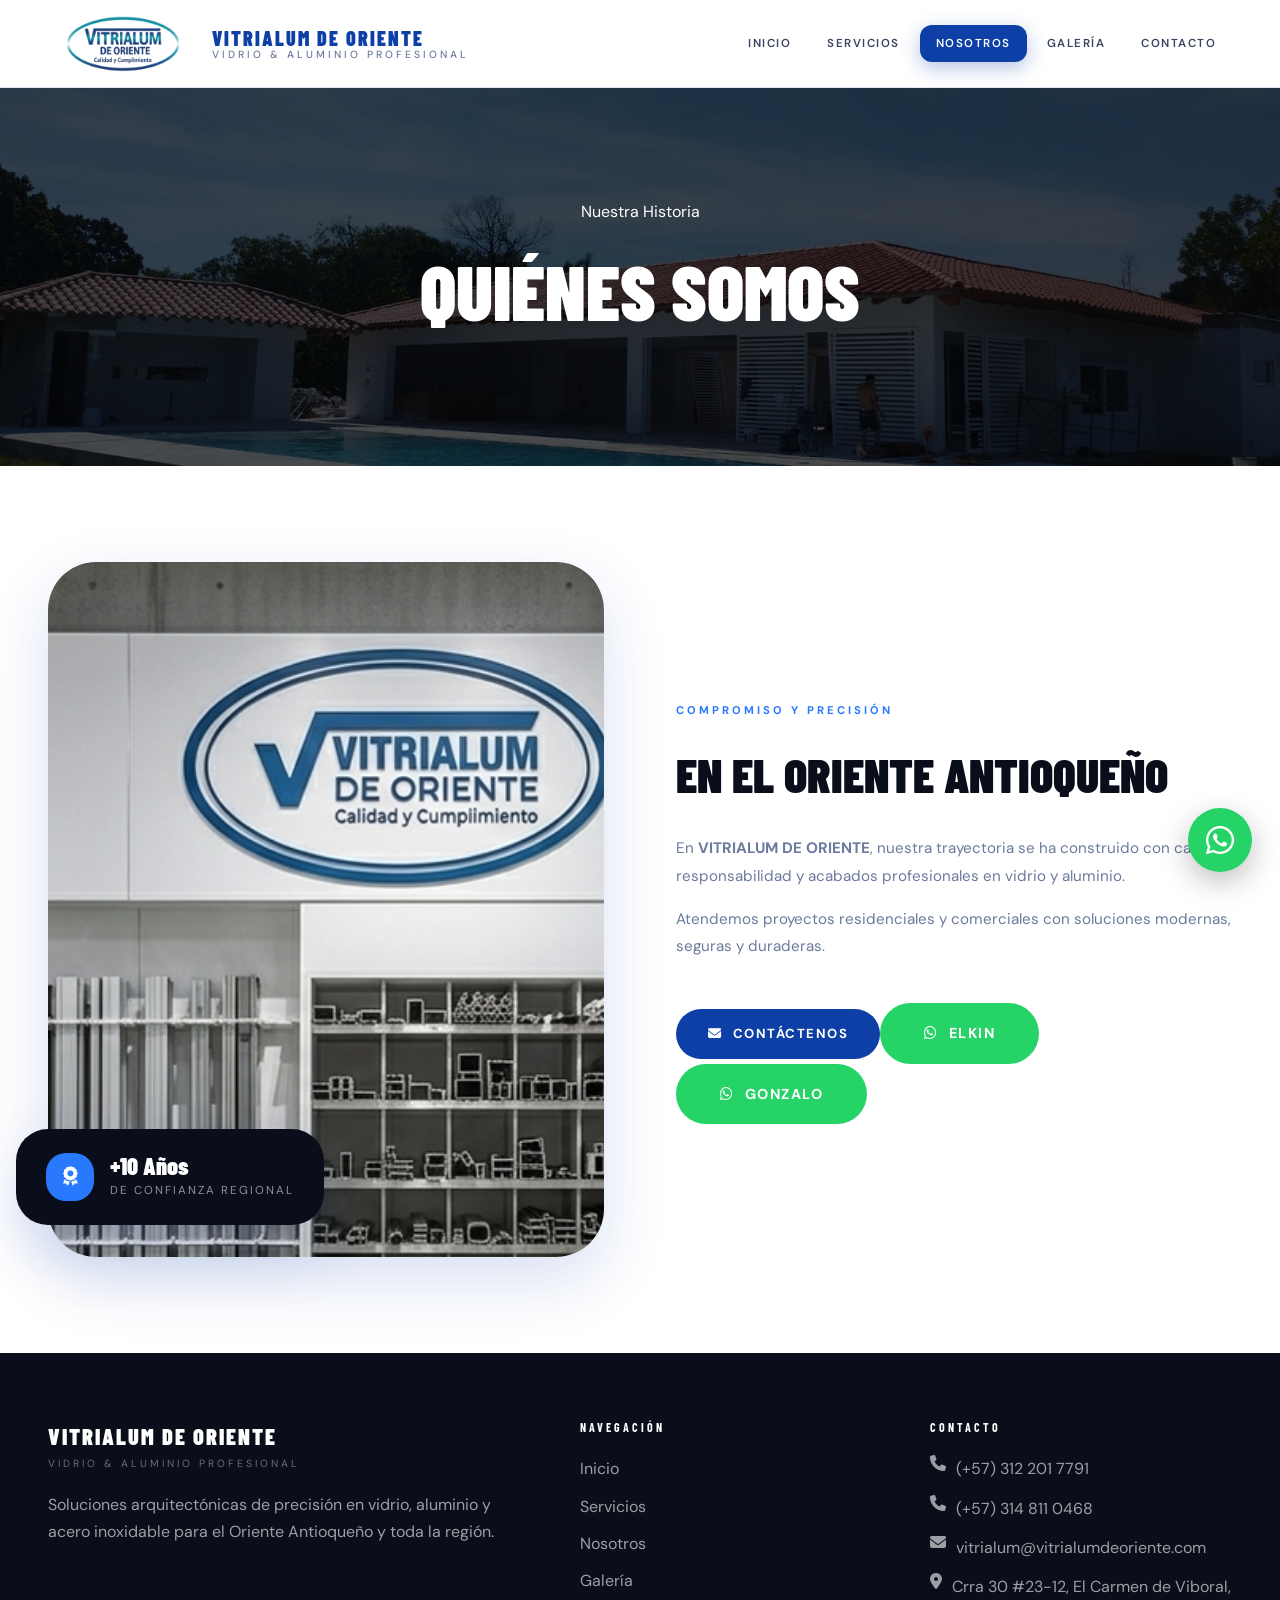
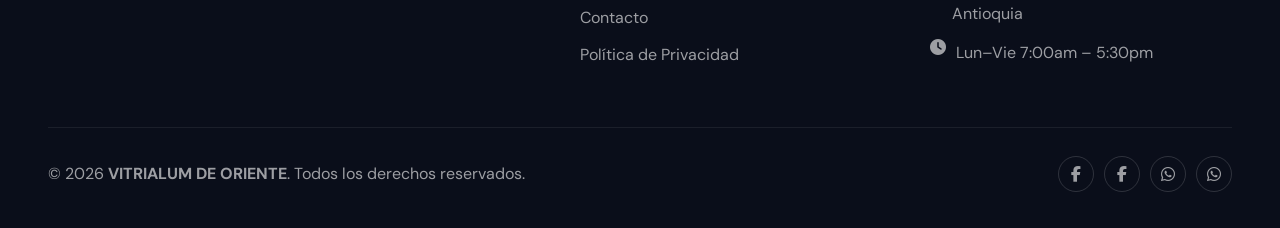
<file: Nosotros.html>
<!DOCTYPE html>
<html lang="es">
<head>
  <meta charset="UTF-8">
  <meta name="viewport" content="width=device-width, initial-scale=1.0">
  <meta name="description" content="Conoce la historia, misión, visión y valores de VITRIALUM DE ORIENTE. Más de 10 años transformando espacios en el Oriente Antioqueño.">
  <title>VITRIALUM DE ORIENTE | Nosotros</title>
<meta name="description" content="VITRIALUM DE ORIENTE — Soluciones en vidrio, aluminio, cabinas de baño, pérgolas y estructuras arquitectónicas de precisión en el Oriente Antioqueño.">

<meta property="og:type" content="website">
<meta property="og:title" content="VITRIALUM DE ORIENTE | Soluciones en Vidrio y Aluminio">
<meta property="og:description" content="VITRIALUM DE ORIENTE — Soluciones en vidrio, aluminio, cabinas de baño, pérgolas y estructuras de precisión.">
<meta property="og:url" content="https://vitrialumdeoriente.com/">
<meta property="og:image" content="https://vitrialumdeoriente.com/img/og-preview.png">

<meta property="og:image:width" content="1200">
<meta property="og:image:height" content="630">
<meta property="og:image:type" content="image/png">

  <!-- FONTS -->
  <link rel="preconnect" href="https://fonts.googleapis.com">
  <link rel="preconnect" href="https://fonts.gstatic.com" crossorigin>

  <link href="https://fonts.googleapis.com/css2?family=Barlow+Condensed:wght@400;600;700;800;900&family=DM+Sans:ital,opsz,wght@0,9..40,300;0,9..40,400;0,9..40,500;0,9..40,600;0,9..40,700;1,9..40,400&display=swap" rel="stylesheet">

  <!-- ICONS -->
  <link rel="stylesheet" href="https://cdnjs.cloudflare.com/ajax/libs/font-awesome/6.4.0/css/all.min.css">

  <!-- AOS -->
  <link href="https://unpkg.com/aos@2.3.1/dist/aos.css" rel="stylesheet">

  <!-- CSS -->
  <link rel="stylesheet" href="CSS/style.css">
  <link rel="stylesheet" href="CSS/whatsapp-mobile.css">
  <link rel="stylesheet" href="CSS/Nosotros.css">
    <link rel="icon" type="image/png" href="IMG/Logo.png">
</head>

<body>

  <!-- =========================================================
       LOADER
       ========================================================= -->
  <div id="loader-overlay">
    <div class="loader-inner">
      <div class="loader-logo">VITRIALUM</div>

      <div class="loader-bar-wrap">
        <div class="loader-bar"></div>
      </div>
    </div>
  </div>

  <!-- =========================================================
       WHATSAPP FLOAT
       ========================================================= -->
  <div class="whatsapp-container">
    <button class="whatsapp-float" id="whatsapp-toggle" aria-label="WhatsApp" aria-expanded="false">
      <i class="fa-brands fa-whatsapp"></i>
    </button>
    <div class="whatsapp-options" id="whatsapp-options">
      <a href="https://wa.me/573122017791" class="whatsapp-option" target="_blank">
        <i class="fas fa-user"></i> Elkin
      </a>
      <a href="https://wa.me/573148110468" class="whatsapp-option" target="_blank">
        <i class="fas fa-user"></i> Gonzalo
      </a>
    </div>
  </div>

  <!-- =========================================================
       HEADER
       ========================================================= -->
  <header class="header" id="navbar">

    <div class="container nav-wrapper">

      <!-- LOGO -->
      <a href="index.html" class="logo-box">

        <img
          src="IMG/Logo.png"
          alt="Vitrialum de Oriente"
          class="logo-img"
        >

        <div class="logo-text">
          <span class="brand-main">
            Vitrialum de Oriente
          </span>

          <span class="brand-sub">
            Vidrio &amp; Aluminio Profesional
          </span>
        </div>

      </a>

      <!-- NAV -->
      <nav aria-label="Navegación principal">

        <ul class="nav-list">

          <li>
            <a href="index.html" class="nav-link">
              Inicio
            </a>
          </li>

          <li>
            <a href="Servicios.html" class="nav-link">
              Servicios
            </a>
          </li>

          <li>
            <a href="Nosotros.html" class="nav-link active">
              Nosotros
            </a>
          </li>

          <li>
            <a href="Galeria.html" class="nav-link">
              Galería
            </a>
          </li>

          <li>
            <a href="Contacto.html" class="nav-link">
              Contacto
            </a>
          </li>

        </ul>

      </nav>

      <!-- MOBILE BUTTON -->
      <button
        class="nav-toggle"
        id="nav-toggle"
        aria-label="Menú"
        aria-expanded="false"
      >
        <span></span>
        <span></span>
        <span></span>
      </button>

    </div>

  </header>

  <!-- =========================================================
       MOBILE MENU
       ========================================================= -->
  <div class="mobile-menu" id="mobile-menu">

    <ul class="mobile-nav-list">

      <li>
        <a href="index.html" class="mobile-nav-link">
          <i class="fas fa-home"></i>
          Inicio
        </a>
      </li>

      <li>
        <a href="Servicios.html" class="mobile-nav-link">
          <i class="fas fa-layer-group"></i>
          Servicios
        </a>
      </li>

      <li>
        <a href="Nosotros.html" class="mobile-nav-link active">
          <i class="fas fa-users"></i>
          Nosotros
        </a>
      </li>

      <li>
        <a href="Galeria.html" class="mobile-nav-link">
          <i class="fas fa-images"></i>
          Galería
        </a>
      </li>

      <li>
        <a href="Contacto.html" class="mobile-nav-link">
          <i class="fas fa-envelope"></i>
          Contacto
        </a>
      </li>

    </ul>

    <div class="mobile-wa-menu">
      <button class="mobile-wa-btn" id="mobile-wa-toggle" aria-label="Contactar por WhatsApp" aria-expanded="false">
        <i class="fa-brands fa-whatsapp"></i> Cotizar por WhatsApp
      </button>
      <div class="mobile-wa-options" id="mobile-wa-options">
        <a href="https://wa.me/573122017791" class="mobile-wa-option" target="_blank">
          <i class="fas fa-user"></i> Elkin
        </a>
        <a href="https://wa.me/573148110468" class="mobile-wa-option" target="_blank">
          <i class="fas fa-user"></i> Gonzalo
        </a>
      </div>
    </div>

  </div>

  <!-- =========================================================
       HERO
       ========================================================= -->
  <section class="hero-sm">

    <div
      class="hero-sm-bg"
      style="background-image: url('IMG/profesional.jpeg')"
    ></div>

    <div
      class="hero-sm-content"
      data-aos="zoom-out"
    >
      <div class="hero-sm-eyebrow">
        Nuestra Historia
      </div>

      <h1>Quiénes Somos</h1>
    </div>

  </section>

  <!-- =========================================================
       MAIN
       ========================================================= -->
  <main>

    <!-- ABOUT -->
    <section class="section-padding">

      <div class="container">

        <div class="nosotros-grid">

          <!-- IMAGE -->
          <div
            class="nosotros-img"
            data-aos="fade-right"
          >

            <img
              src="IMG/Nosotros.png"
              alt="Instalación profesional"
              class="nosotros-img-main"
            >

            <div class="nosotros-img-float">

              <div class="nosotros-img-float-icon">
                <i class="fas fa-award"></i>
              </div>

              <div>
                <h5>+10 Años</h5>
                <p>De confianza regional</p>
              </div>

            </div>

          </div>

          <!-- TEXT -->
          <div
            class="nosotros-text"
            data-aos="fade-left"
          >

            <span class="section-label">
              Compromiso y Precisión
            </span>

            <h2 class="section-title">
              En el Oriente Antioqueño
            </h2>

            <p style="margin-top:20px;">
              En <strong>VITRIALUM DE ORIENTE</strong>,
              nuestra trayectoria se ha construido con
              calidad, responsabilidad y acabados
              profesionales en vidrio y aluminio.
            </p>

            <p>
              Atendemos proyectos residenciales y
              comerciales con soluciones modernas,
              seguras y duraderas.
            </p>

            <a
              href="Contacto.html"
              class="btn btn-primary"
              style="margin-top:32px;"
            >
              <i class="fas fa-envelope"></i>
              Contáctenos
              

        <a href="https://wa.me/573122017791" target="_blank" class="btn btn-wa btn-lg">
          <i class="fa-brands fa-whatsapp"></i> Elkin
        </a>
                <a href="https://wa.me/573148110468" target="_blank" class="btn btn-wa btn-lg">
          <i class="fa-brands fa-whatsapp"></i> Gonzalo
        </a>
            </a>

          </div>

        </div>

      </div>


    </section>

  </main>

  <!-- FOOTER -->
  <footer class="footer">
    <div class="container">
      <div class="footer-grid">
        <div class="footer-brand">
          <div class="brand-main">Vitrialum de Oriente</div>
          <div class="brand-sub">Vidrio &amp; Aluminio Profesional</div>
          <p>Soluciones arquitectónicas de precisión en vidrio, aluminio y acero inoxidable para el Oriente Antioqueño y toda la región.</p>
        </div>
        <div class="footer-col">
          <h4>Navegación</h4>
          <ul>
            <li><a href="index.html">Inicio</a></li>
            <li><a href="Servicios.html">Servicios</a></li>
            <li><a href="Nosotros.html">Nosotros</a></li>
            <li><a href="Galeria.html">Galería</a></li>
            <li><a href="Contacto.html">Contacto</a></li>
            <li><a href="politicaDePrivacidad.html">Política de Privacidad</a></li>
          </ul>
        </div>
        <div class="footer-col">
          <h4>Contacto</h4>
          <div class="footer-contact-item"><i class="fas fa-phone"></i><span>(+57) 312 201 7791</span></div>
          <div class="footer-contact-item"><i class="fas fa-phone"></i><span>(+57) 314 811 0468</span></div>
          <div class="footer-contact-item"><i class="fas fa-envelope"></i><span>vitrialum@vitrialumdeoriente.com</span></div>
          <div class="footer-contact-item"><i class="fas fa-location-dot"></i><span>Crra 30 #23-12, El Carmen de Viboral, Antioquia</span></div>
          <div class="footer-contact-item"><i class="fas fa-clock"></i><span>Lun–Vie 7:00am – 5:30pm</span></div>
        </div>
      </div>
      <div class="footer-bottom">
        <span>© 2026 <strong>VITRIALUM DE ORIENTE</strong>. Todos los derechos reservados.</span>
        <div class="footer-socials">
          <a href="https://www.facebook.com/elkin.osorio.961" target="_blank" class="footer-social-link" aria-label="Facebook"><i class="fab fa-facebook-f"></i></a>
          <a href="https://www.facebook.com/Emilianoatehortu" target="_blank" class="footer-social-link" aria-label="Facebook"><i class="fab fa-facebook-f"></i></a>
          <a href="https://wa.me/573122017791" target="_blank" class="footer-social-link" aria-label="WhatsApp"><i class="fab fa-whatsapp"></i></a>
          <a href="https://wa.me/573148110468" target="_blank" class="footer-social-link" aria-label="WhatsApp"><i class="fab fa-whatsapp"></i></a>

        </div>
      </div>
    </div>
  </footer>

  <!-- =========================================================
       SCRIPTS
       ========================================================= -->

<!-- 1. Librerías externas -->
  <script defer src="https://unpkg.com/aos@2.3.1/dist/aos.js"></script>

  <!-- 2. Tu lógica global (Menú, Scroll, Loader) -->
  <script defer src="JS/shared.js"></script>

  <!-- 3. Solo animaciones específicas de esta página -->
  <script defer src="JS/Nosotros.js"></script>

</body>
</html>
</file>
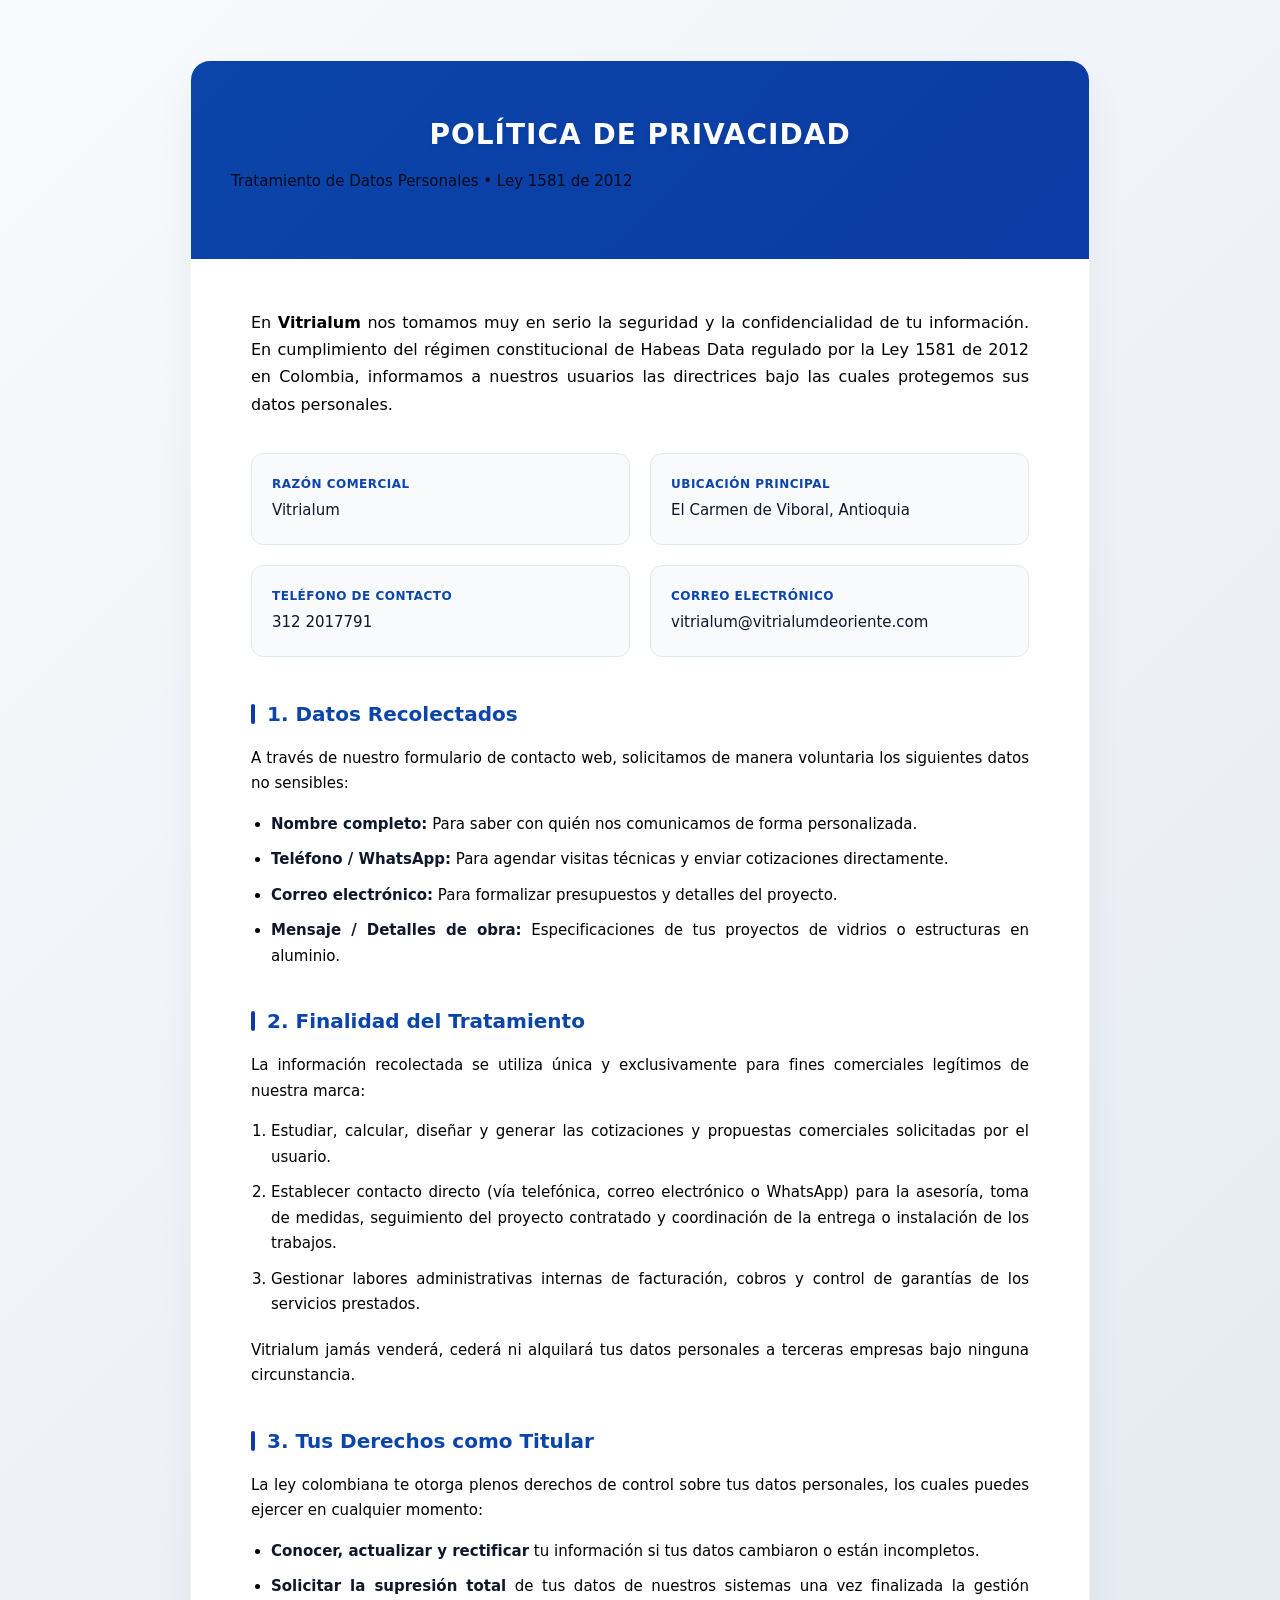
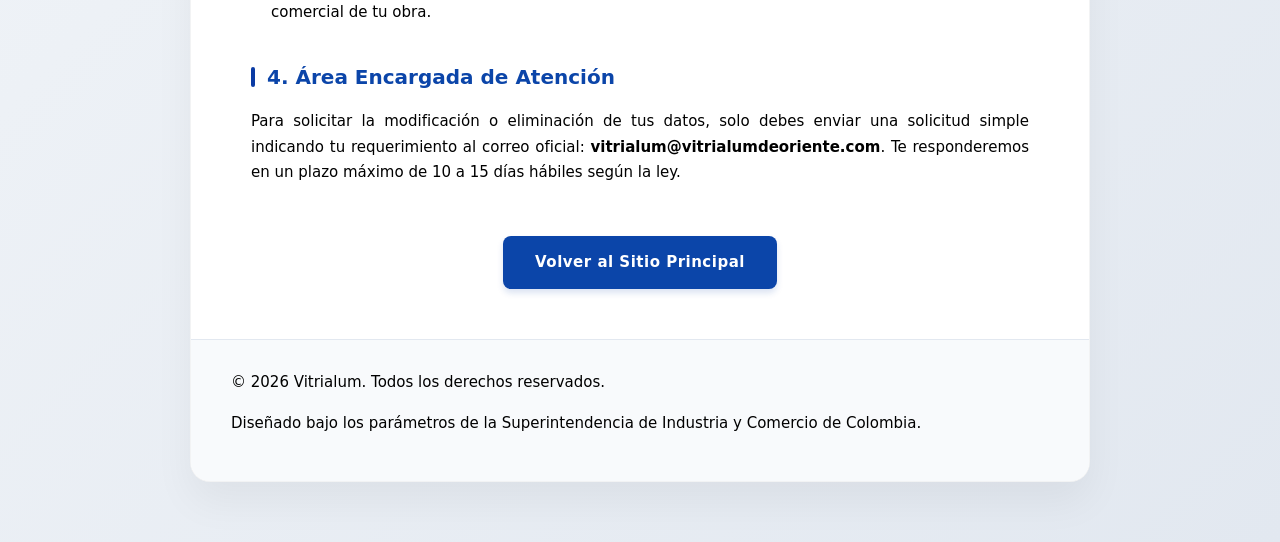
<file: politicaDePrivacidad.html>
<!DOCTYPE html>
<html lang="es">
<head>
    <meta charset="UTF-8">
    <meta name="viewport" content="width=device-width, initial-scale=1.0">
    <title>Política de Privacidad y Tratamiento de Datos - Vitrialum</title>
    <link rel="icon" type="image/png" href="IMG/Logo.png">
    <style>
        /* ==========================================================================
           PALETA DE COLORES PREMIUM (Gamer-Minimalist + Azul Vitrialum)
           - Azul de marca (Fuerte y profesional): #0b45a9
           - Azul de acento (Glow/Botones): #0b3ba4
           - Fondo de página: Degradado sutil de gris claro a blanco puro
           - Texto Principal: #0f172a (Slate ultra oscuro, máxima legibilidad)
           - Efecto hover: Transiciones suaves con sombras profundas
           ========================================================================== */
        
        :root {
            --primary: #0b45a9;
            --primary-glow: #0b3ba4;
            --text-main: #0f172a;
            --text-muted: #000000;
            --bg-gradient: linear-gradient(135deg, #f8fafc 0%, #e2e8f0 100%);
            --card-bg: #ffffff;
            --transition: all 0.3s cubic-bezier(0.4, 0, 0.2, 1);
        }

        * {
            box-sizing: border-box;
            margin: 0;
            padding: 0;
        }

        body {
            font-family: 'Inter', system-ui, -apple-system, sans-serif;
            background: var(--bg-gradient);
            color: var(--text-main);
            line-height: 1.7;
            padding: 60px 20px;
            min-height: 100vh;
        }

        .legal-container {
            max-width: 900px;
            margin: 0 auto;
            background-color: var(--card-bg);
            border-radius: 20px;
            box-shadow: 0 20px 40px rgba(0, 0, 0, 0.05);
            border: 1px solid rgba(15, 23, 42, 0.05);
            overflow: hidden;
            transition: var(--transition);
        }

        .legal-container:hover {
            box-shadow: 0 30px 60px rgba(0, 0, 0, 0.08);
        }

        .legal-header {
            background: linear-gradient(135deg, var(--primary) 0%, var(--primary-glow) 100%);
            color: #ffffff;
            padding: 50px 40px;
            text-align: center;
            position: relative;
        }

        .legal-header h1 {
            font-size: 28px;
            font-weight: 800;
            text-transform: uppercase;
            letter-spacing: 1px;
            margin-bottom: 10px;
            text-shadow: 0 2px 4px rgba(0, 0, 0, 0.1);
        }

        .legal-header p {
            font-size: 15px;
            opacity: 0.85;
            font-weight: 400;
        }

        .legal-body {
            padding: 50px 60px;
        }

        .intro-text {
            font-size: 16px;
            color: var(--text-muted);
            margin-bottom: 35px;
            text-align: justify;
        }

        /* Tarjeta de Datos de la Empresa (Gamer-Minimalist Grid) */
        .company-badge-grid {
            display: grid;
            grid-template-columns: repeat(2, 1fr);
            gap: 20px;
            margin-bottom: 40px;
        }

        .info-card {
            background: #f8fafc;
            border: 1px solid #e2e8f0;
            padding: 20px;
            border-radius: 12px;
            transition: var(--transition);
        }

        .info-card:hover {
            background: #ffffff;
            border-color: var(--primary);
            transform: translateY(-2px);
            box-shadow: 0 6px 12px rgba(11, 69, 169, 0.04);
        }

        .info-card .label {
            font-size: 12px;
            font-weight: 700;
            text-transform: uppercase;
            color: var(--primary);
            margin-bottom: 4px;
            letter-spacing: 0.5px;
        }

        .info-card .value {
            font-size: 15px;
            font-weight: 500;
            color: var(--text-main);
        }

        /* Secciones de Contenido */
        .legal-section {
            margin-bottom: 35px;
        }

        h2 {
            color: var(--primary);
            font-size: 20px;
            font-weight: 700;
            margin-bottom: 15px;
            display: flex;
            align-items: center;
        }

        h2::before {
            content: '';
            display: inline-block;
            width: 4px;
            height: 20px;
            background-color: var(--primary-glow);
            margin-right: 12px;
            border-radius: 2px;
        }

        p {
            font-size: 15px;
            color: var(--text-muted);
            margin-bottom: 15px;
            text-align: justify;
        }

        ul, ol {
            margin-bottom: 20px;
            padding-left: 20px;
        }

        li {
            font-size: 15px;
            margin-bottom: 10px;
            color: var(--text-muted);
            text-align: justify;
        }

        li strong {
            color: var(--text-main);
        }

        /* Botón de Retorno con Animación */
        .btn-container {
            text-align: center;
            margin-top: 50px;
        }

        .btn-back {
            display: inline-block;
            padding: 14px 32px;
            background: var(--primary);
            color: #ffffff;
            text-decoration: none;
            border-radius: 8px;
            font-size: 15px;
            font-weight: 600;
            letter-spacing: 0.5px;
            box-shadow: 0 4px 6px rgba(11, 69, 169, 0.15);
            transition: var(--transition);
        }

        .btn-back:hover {
            background: var(--primary-glow);
            transform: translateY(-2px);
            box-shadow: 0 8px 15px rgba(11, 69, 169, 0.25);
        }

        .btn-back:active {
            transform: translateY(0);
        }

        /* Pie de Página */
        .legal-footer {
            background-color: #f8fafc;
            padding: 30px 40px;
            border-top: 1px solid #e2e8f0;
            text-align: center;
            font-size: 13px;
            color: #64748b;
        }

        /* Responsive */
        @media (max-width: 768px) {
            .legal-body { padding: 30px 24px; }
            .company-badge-grid { grid-template-columns: 1fr; gap: 12px; }
            .legal-header { padding: 40px 20px; }
        }
    </style>
</head>
<body>

    <div class="legal-container">
        <div class="legal-header">
            <h1>Política de Privacidad</h1>
            <p>Tratamiento de Datos Personales • Ley 1581 de 2012</p>
        </div>

        <div class="legal-body">
            <p class="intro-text">En <strong>Vitrialum</strong> nos tomamos muy en serio la seguridad y la confidencialidad de tu información. En cumplimiento del régimen constitucional de Habeas Data regulado por la Ley 1581 de 2012 en Colombia, informamos a nuestros usuarios las directrices bajo las cuales protegemos sus datos personales.</p>

            <div class="company-badge-grid">
                <div class="info-card">
                    <div class="label">Razón Comercial</div>
                    <div class="value">Vitrialum</div>
                </div>
                <div class="info-card">
                    <div class="label">Ubicación Principal</div>
                    <div class="value">El Carmen de Viboral, Antioquia</div>
                </div>
                <div class="info-card">
                    <div class="label">Teléfono de Contacto</div>
                    <div class="value">312 2017791</div>
                </div>
                <div class="info-card">
                    <div class="label">Correo Electrónico</div>
                    <div class="value">vitrialum@vitrialumdeoriente.com</div>
                </div>
            </div>

            <div class="legal-section">
                <h2>1. Datos Recolectados</h2>
                <p>A través de nuestro formulario de contacto web, solicitamos de manera voluntaria los siguientes datos no sensibles:</p>
                <ul>
                    <li><strong>Nombre completo:</strong> Para saber con quién nos comunicamos de forma personalizada.</li>
                    <li><strong>Teléfono / WhatsApp:</strong> Para agendar visitas técnicas y enviar cotizaciones directamente.</li>
                    <li><strong>Correo electrónico:</strong> Para formalizar presupuestos y detalles del proyecto.</li>
                    <li><strong>Mensaje / Detalles de obra:</strong> Especificaciones de tus proyectos de vidrios o estructuras en aluminio.</li>
                </ul>
            </div>

            <div class="legal-section">
                <h2>2. Finalidad del Tratamiento</h2>
                <p>La información recolectada se utiliza única y exclusivamente para fines comerciales legítimos de nuestra marca:</p>
                <ol>
                    <li>Estudiar, calcular, diseñar y generar las cotizaciones y propuestas comerciales solicitadas por el usuario.</li>
                    <li>Establecer contacto directo (vía telefónica, correo electrónico o WhatsApp) para la asesoría, toma de medidas, seguimiento del proyecto contratado y coordinación de la entrega o instalación de los trabajos.</li>
                    <li>Gestionar labores administrativas internas de facturación, cobros y control de garantías de los servicios prestados.</li>
                </ol>
                <p>Vitrialum jamás venderá, cederá ni alquilará tus datos personales a terceras empresas bajo ninguna circunstancia.</p>
            </div>

            <div class="legal-section">
                <h2>3. Tus Derechos como Titular</h2>
                <p>La ley colombiana te otorga plenos derechos de control sobre tus datos personales, los cuales puedes ejercer en cualquier momento:</p>
                <ul>
                    <li><strong>Conocer, actualizar y rectificar</strong> tu información si tus datos cambiaron o están incompletos.</li>
                    <li><strong>Solicitar la supresión total</strong> de tus datos de nuestros sistemas una vez finalizada la gestión comercial de tu obra.</li>
                </ul>
            </div>

            <div class="legal-section">
                <h2>4. Área Encargada de Atención</h2>
                <p>Para solicitar la modificación o eliminación de tus datos, solo debes enviar una solicitud simple indicando tu requerimiento al correo oficial: <strong>vitrialum@vitrialumdeoriente.com</strong>. Te responderemos en un plazo máximo de 10 a 15 días hábiles según la ley.</p>
            </div>

            <div class="btn-container">
                <a href="/" class="btn-back" id="btnReturn">Volver al Sitio Principal</a>
            </div>
        </div>

        <div class="legal-footer">
            <p>© 2026 Vitrialum. Todos los derechos reservados.</p>
            <p>Diseñado bajo los parámetros de la Superintendencia de Industria y Comercio de Colombia.</p>
        </div>
    </div>

    <script>
        // Animación fluida o control de interacciones futuras
        document.getElementById('btnReturn').addEventListener('click', function() {
            console.log('Navegación de retorno activada de forma segura.');
        });
    </script>
</body>
</html>
</file>
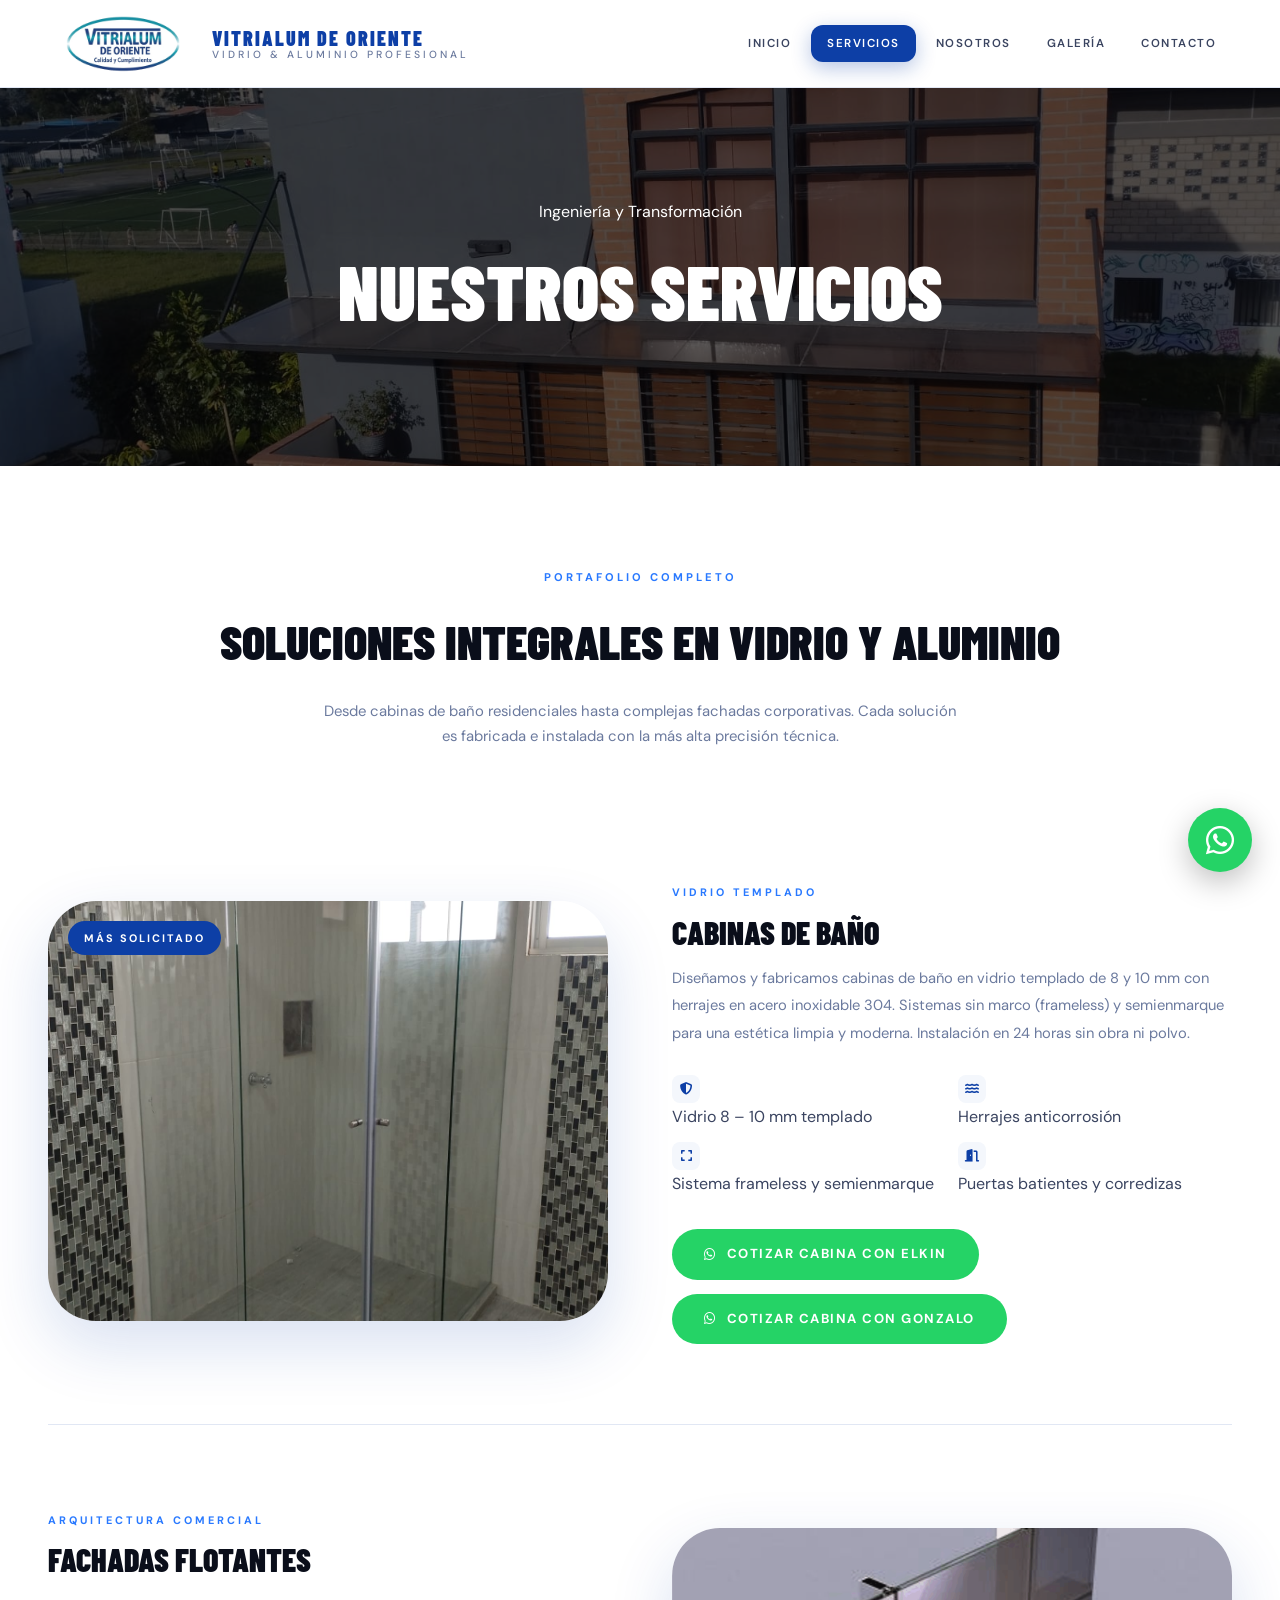
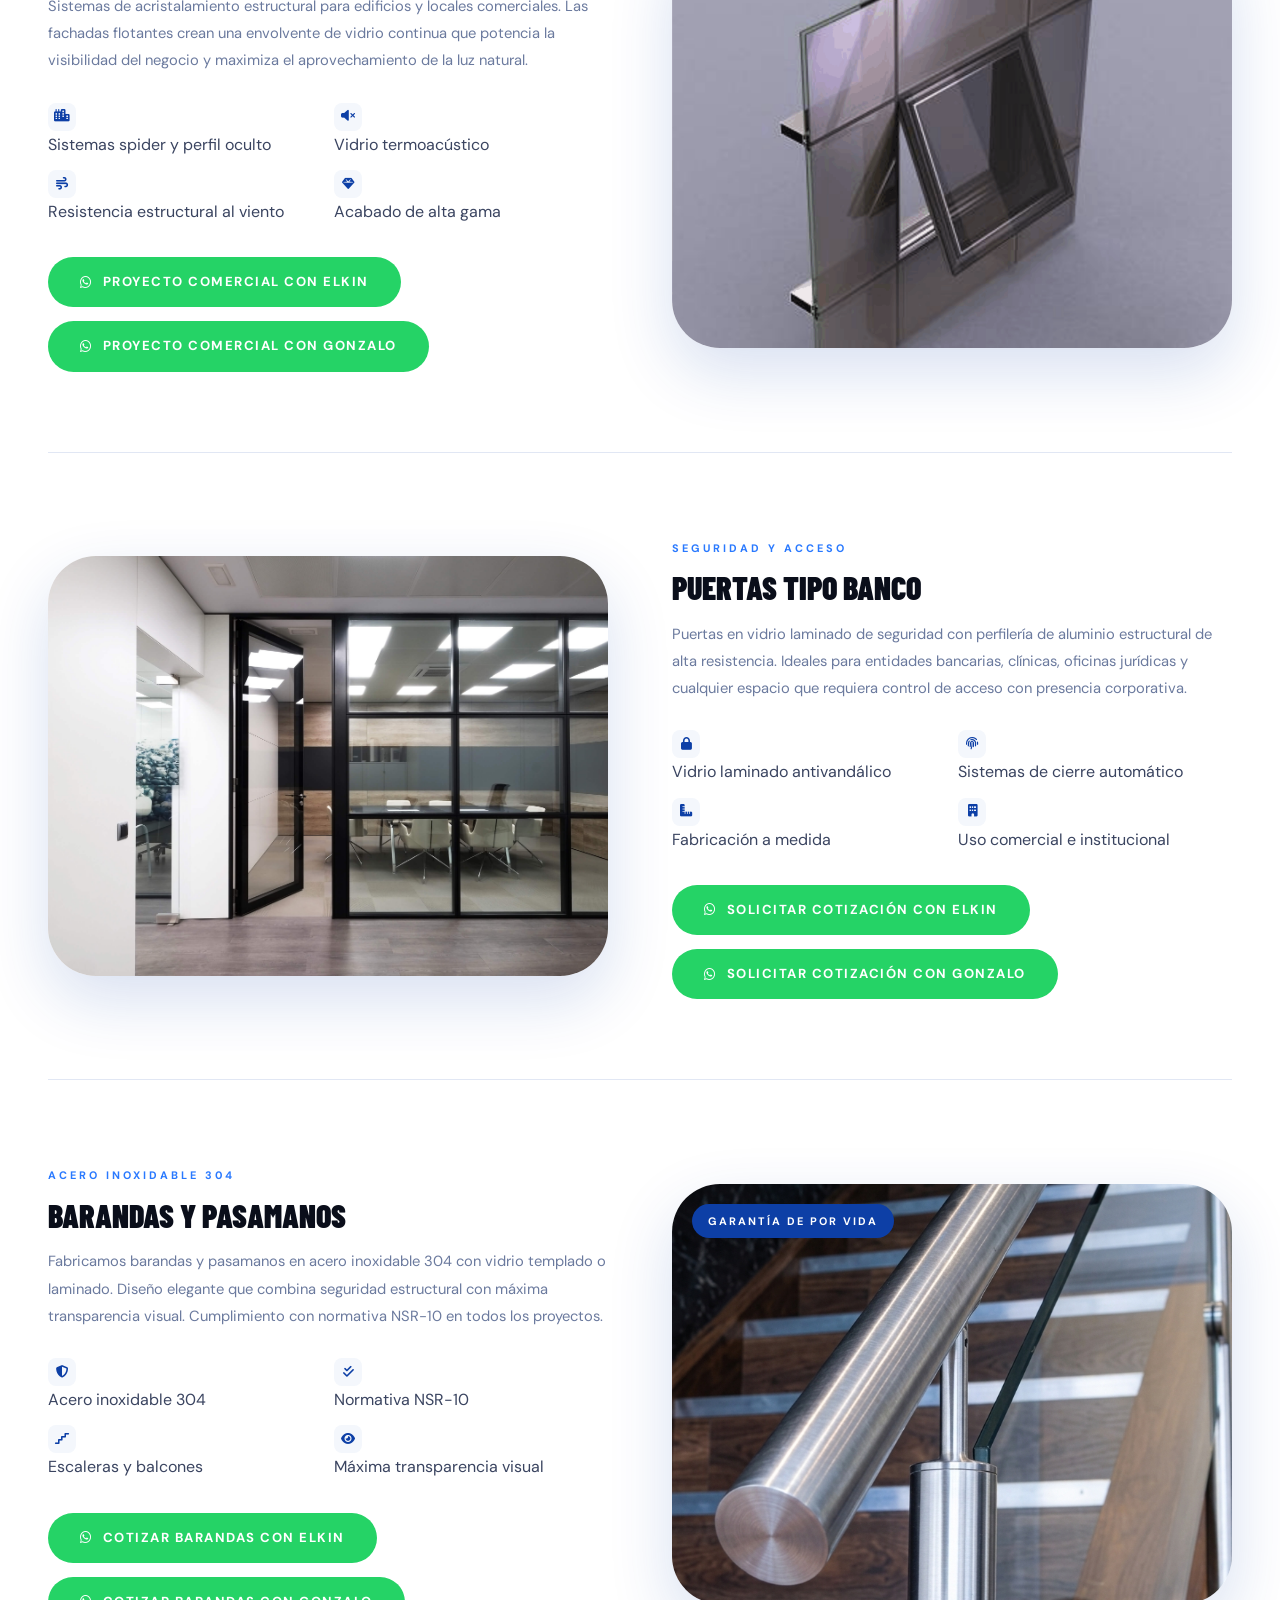
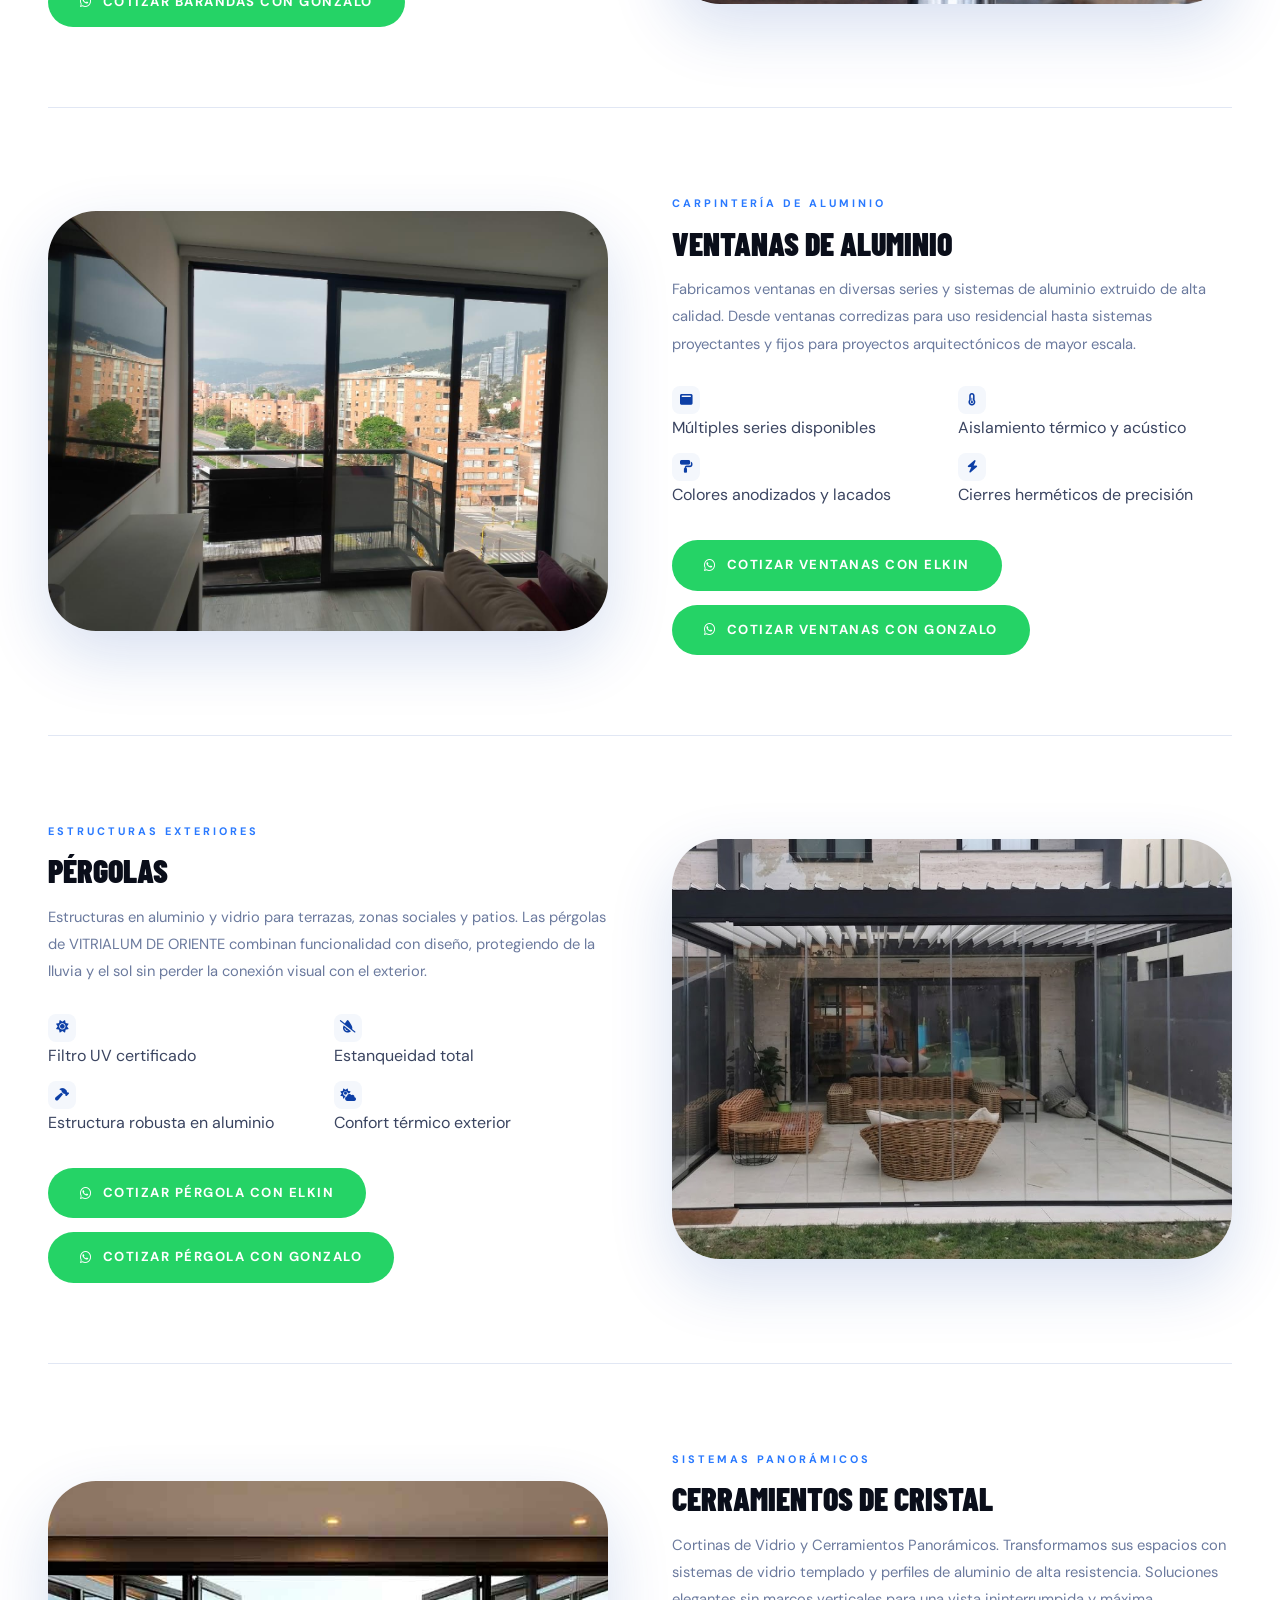
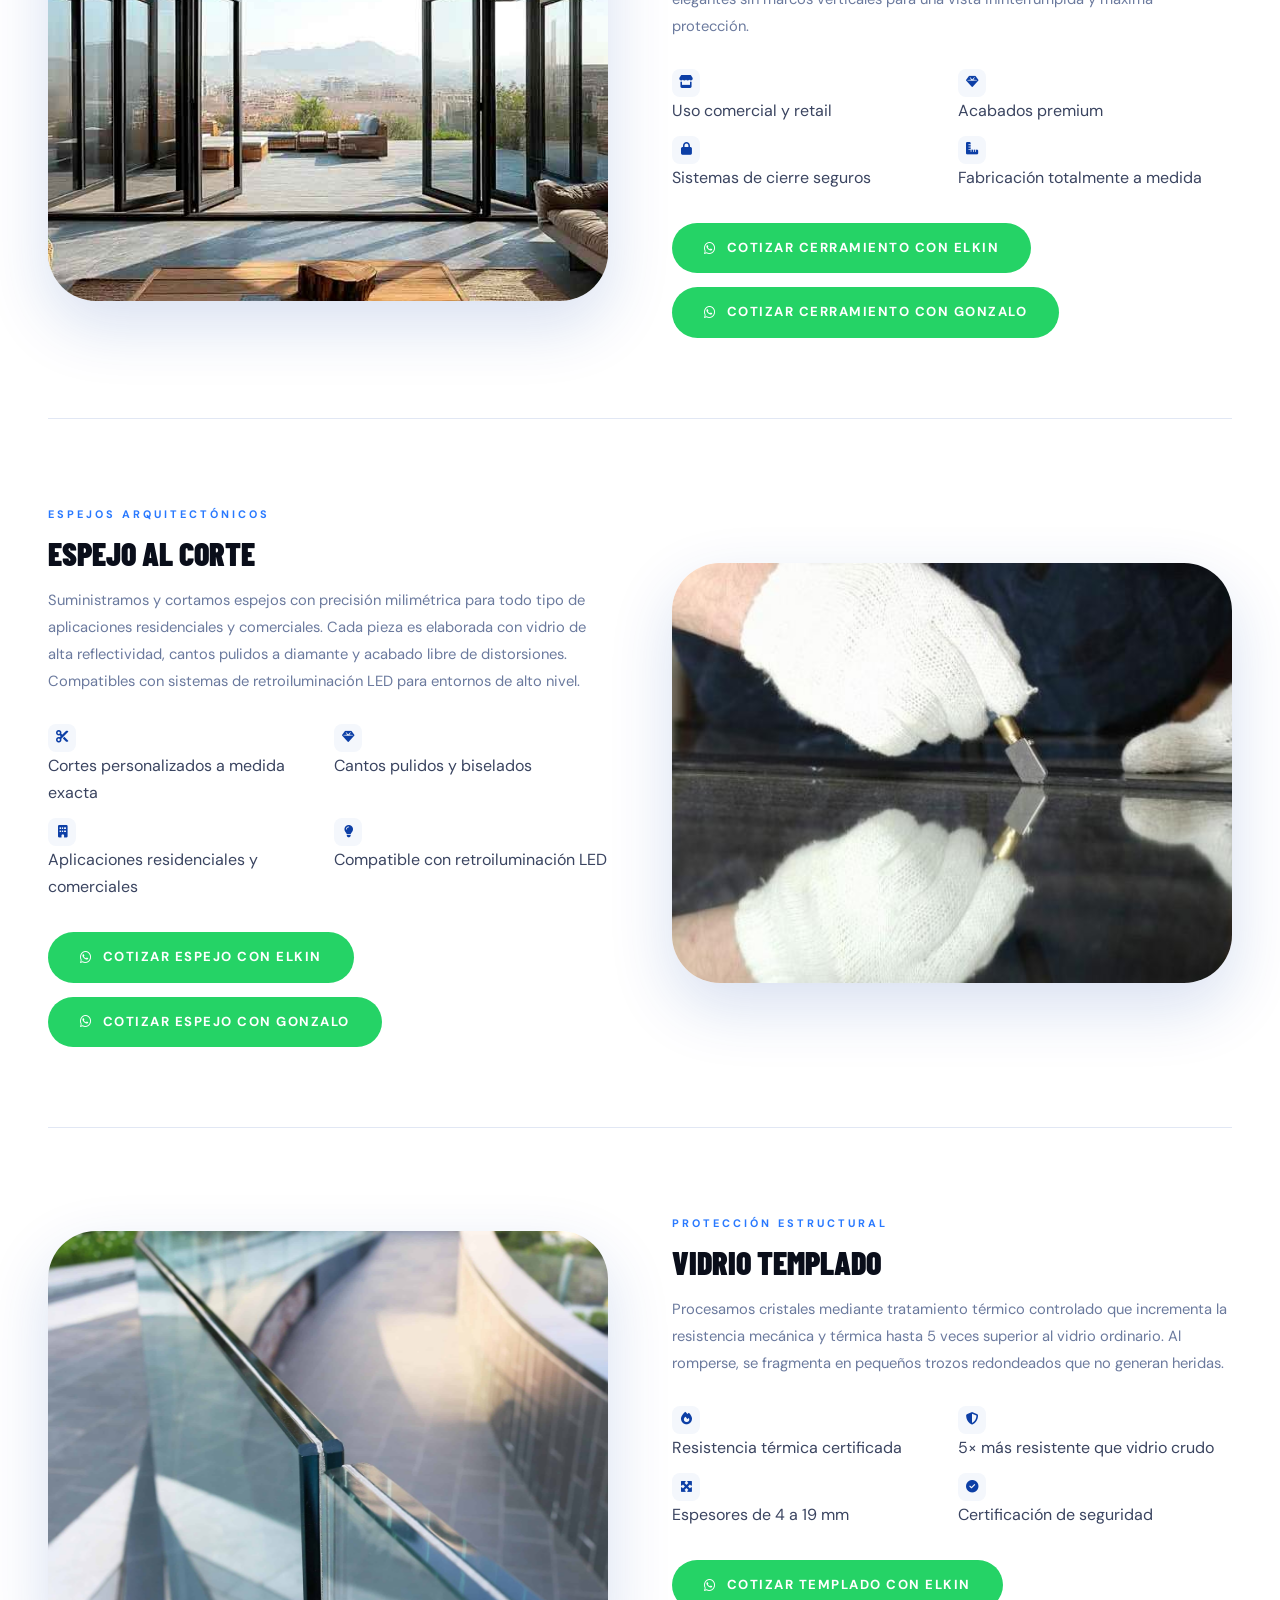
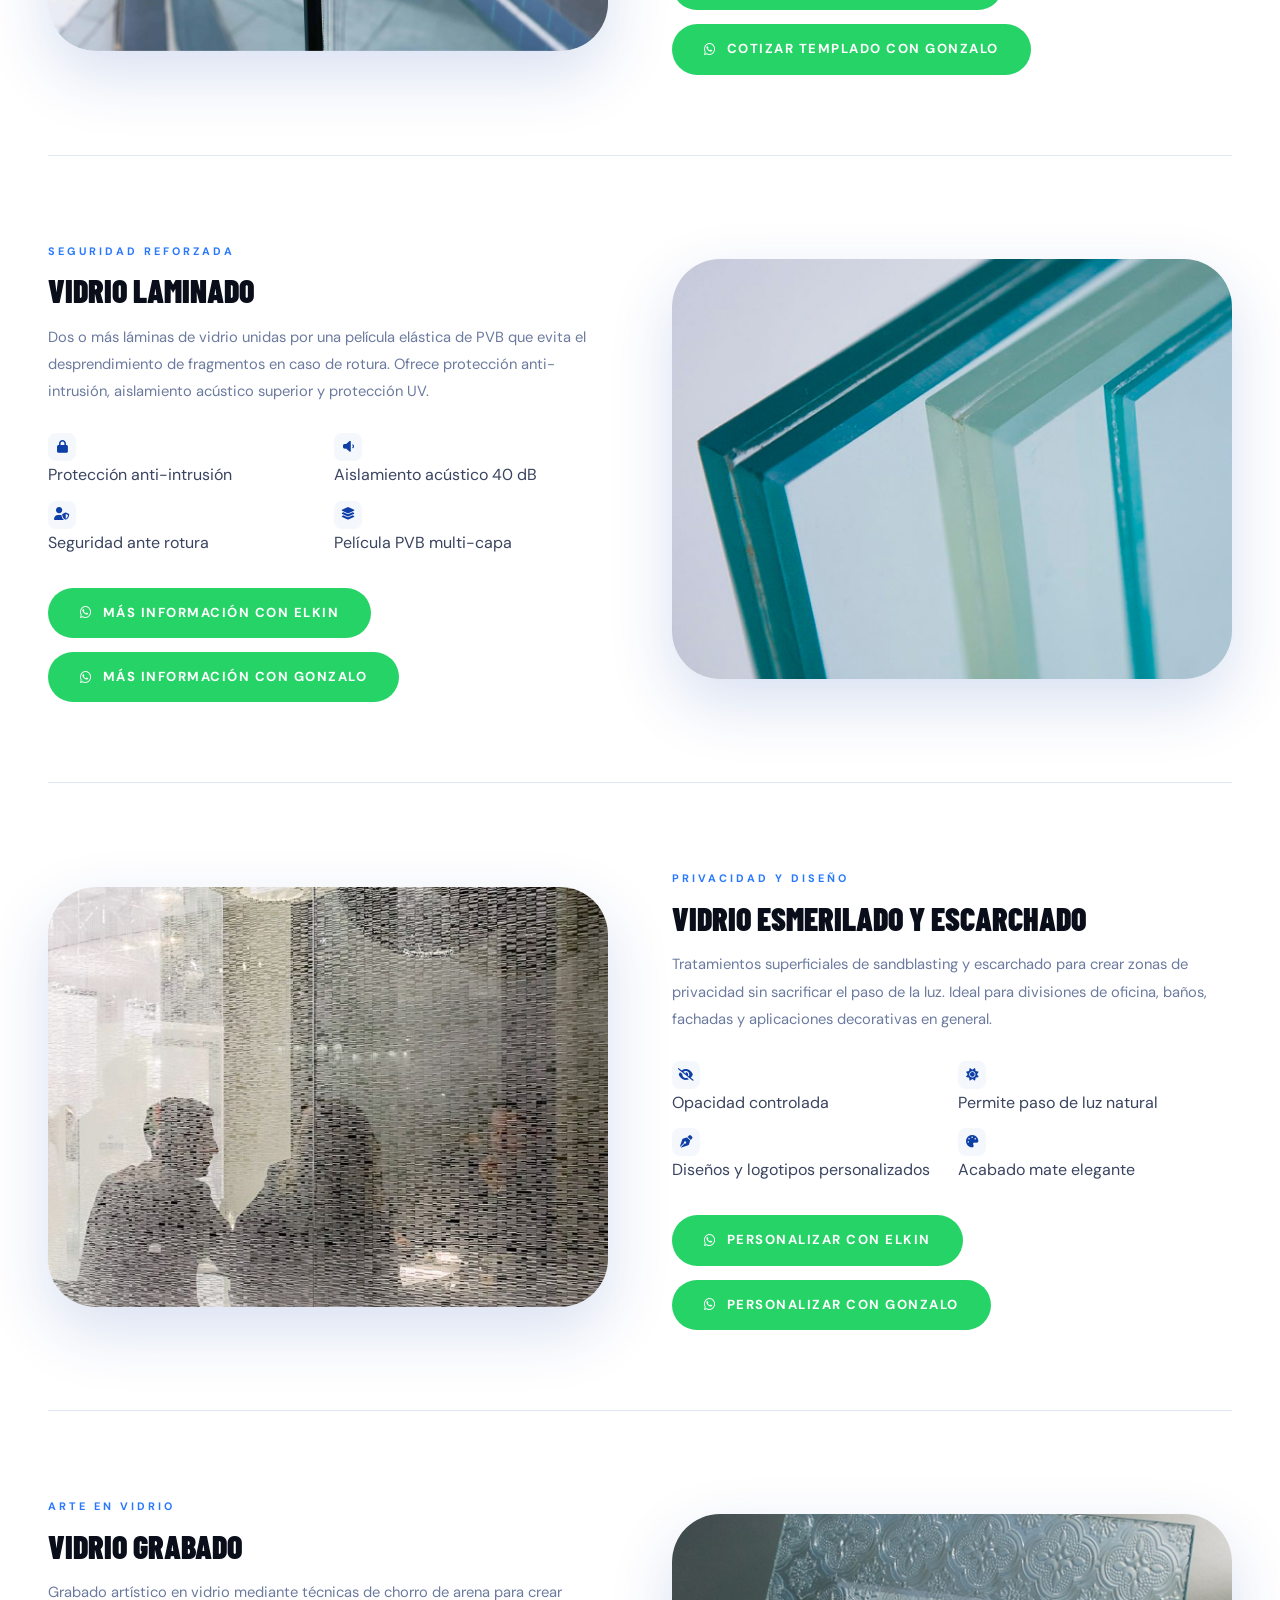
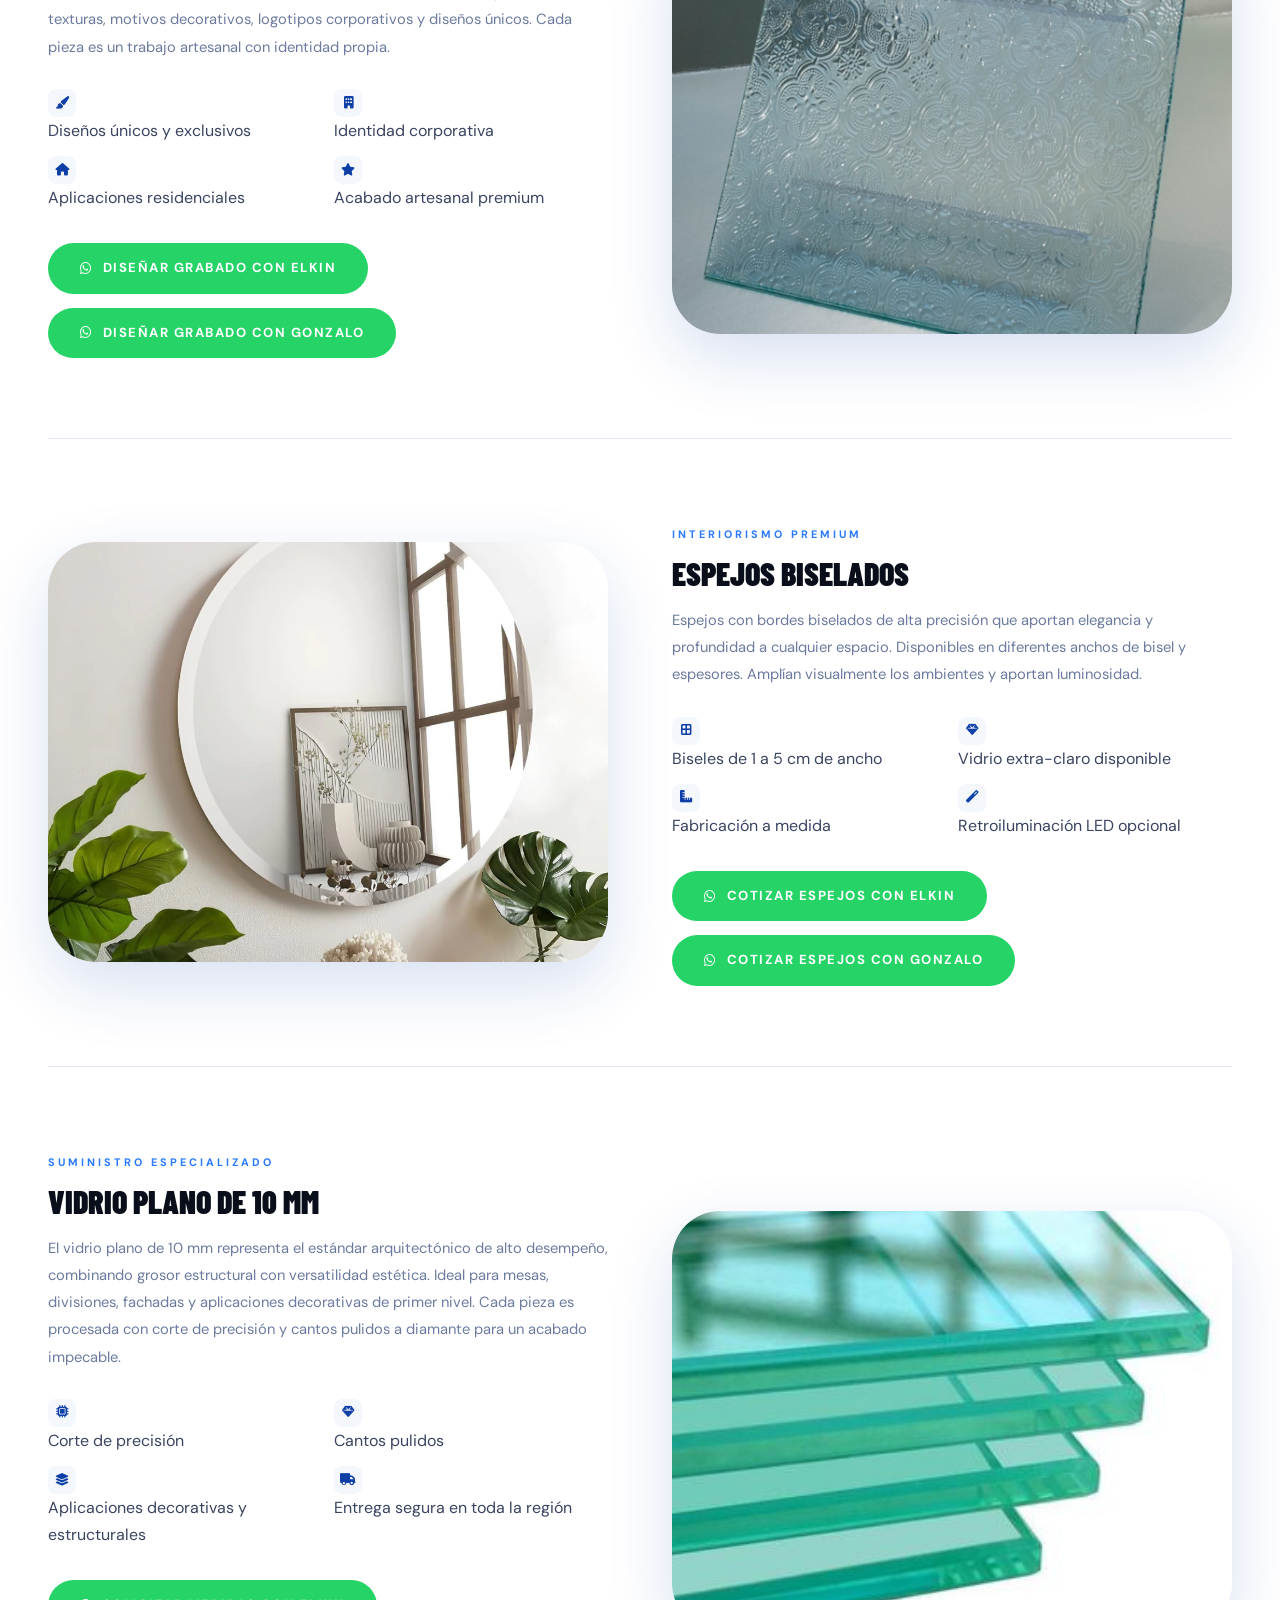
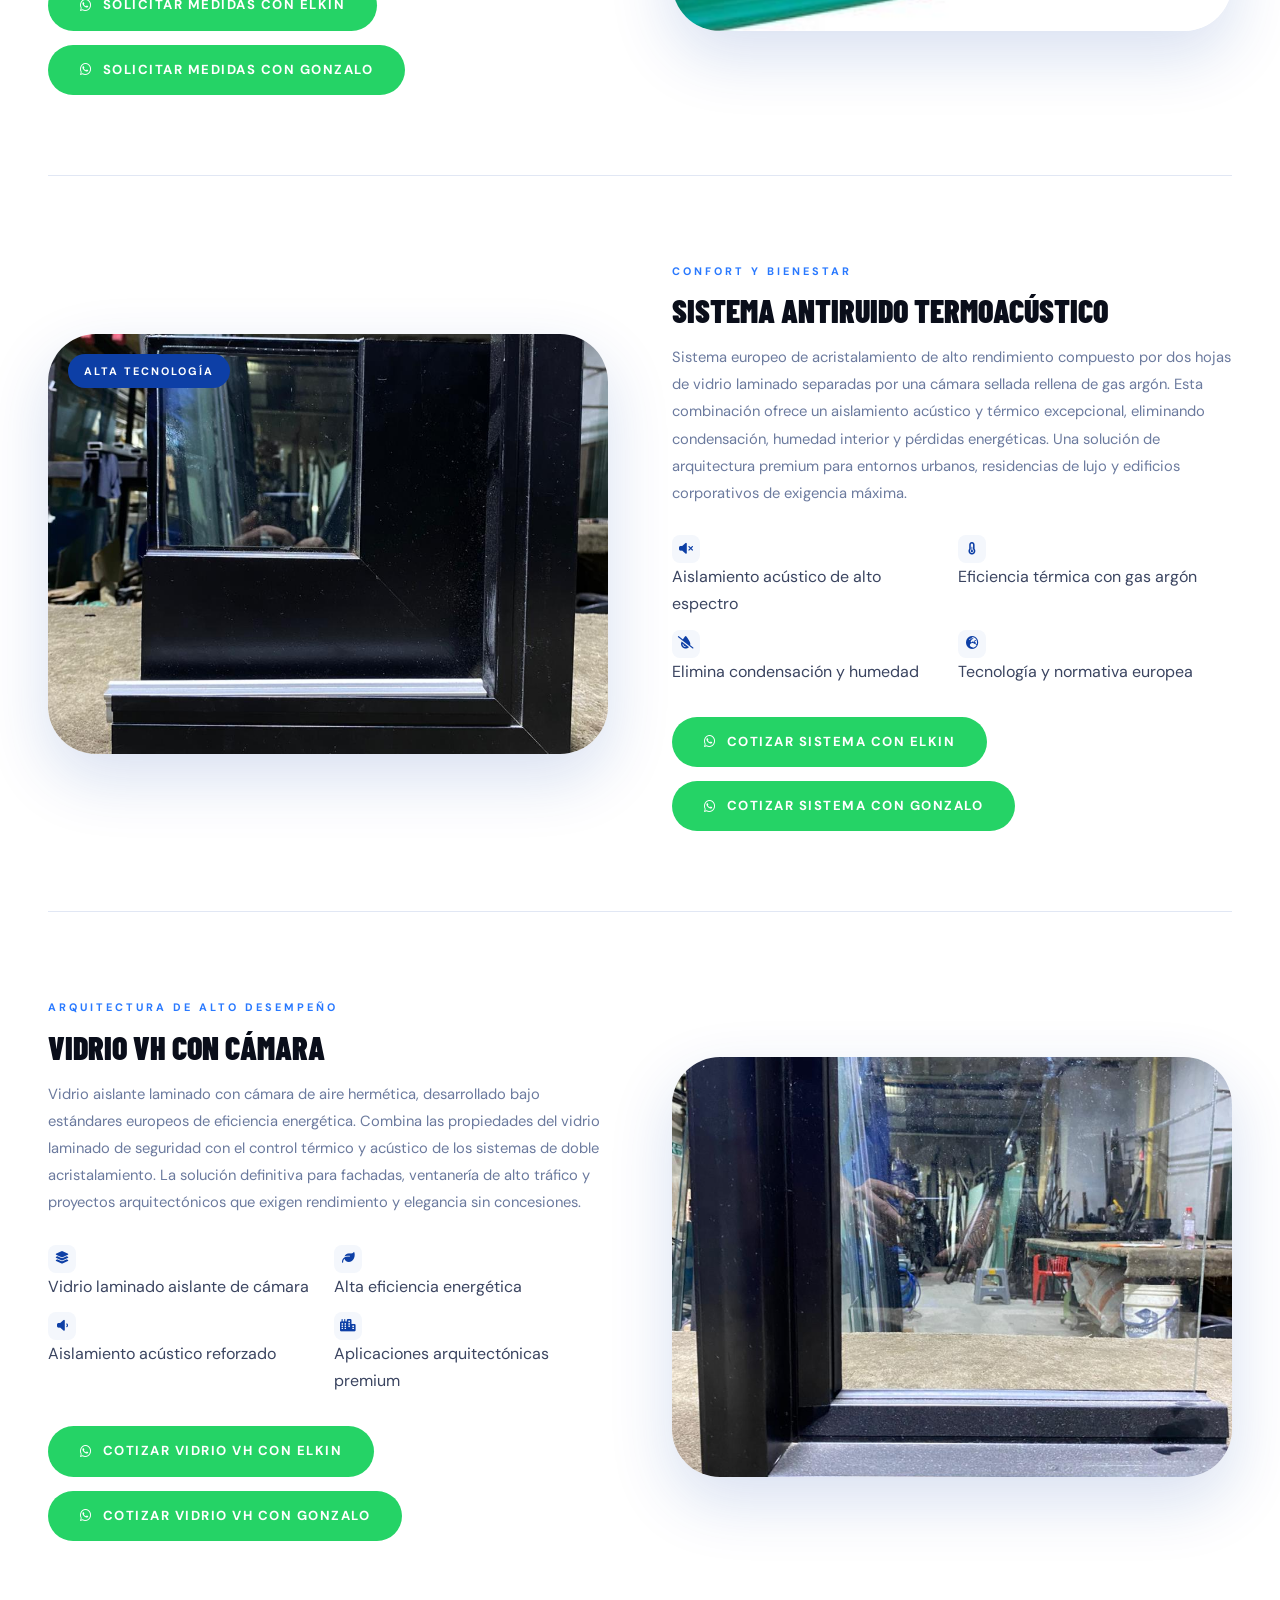
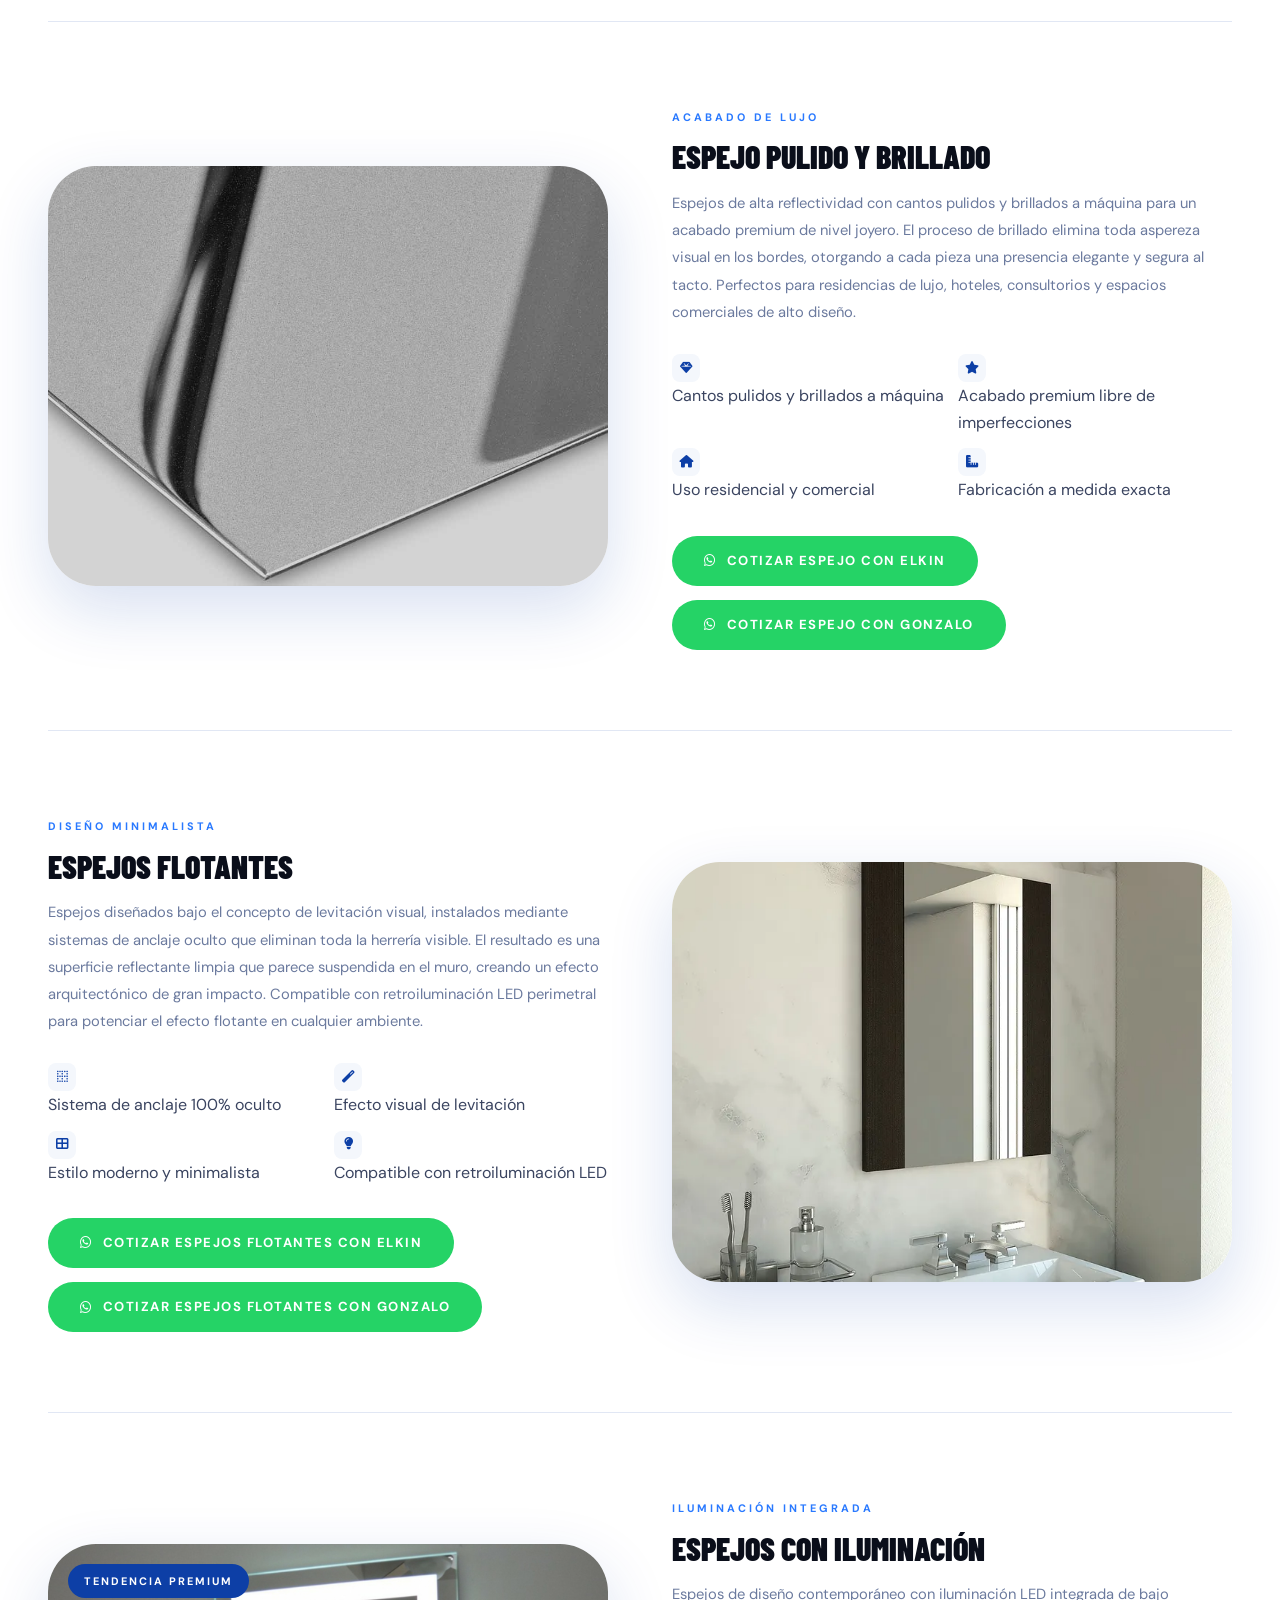
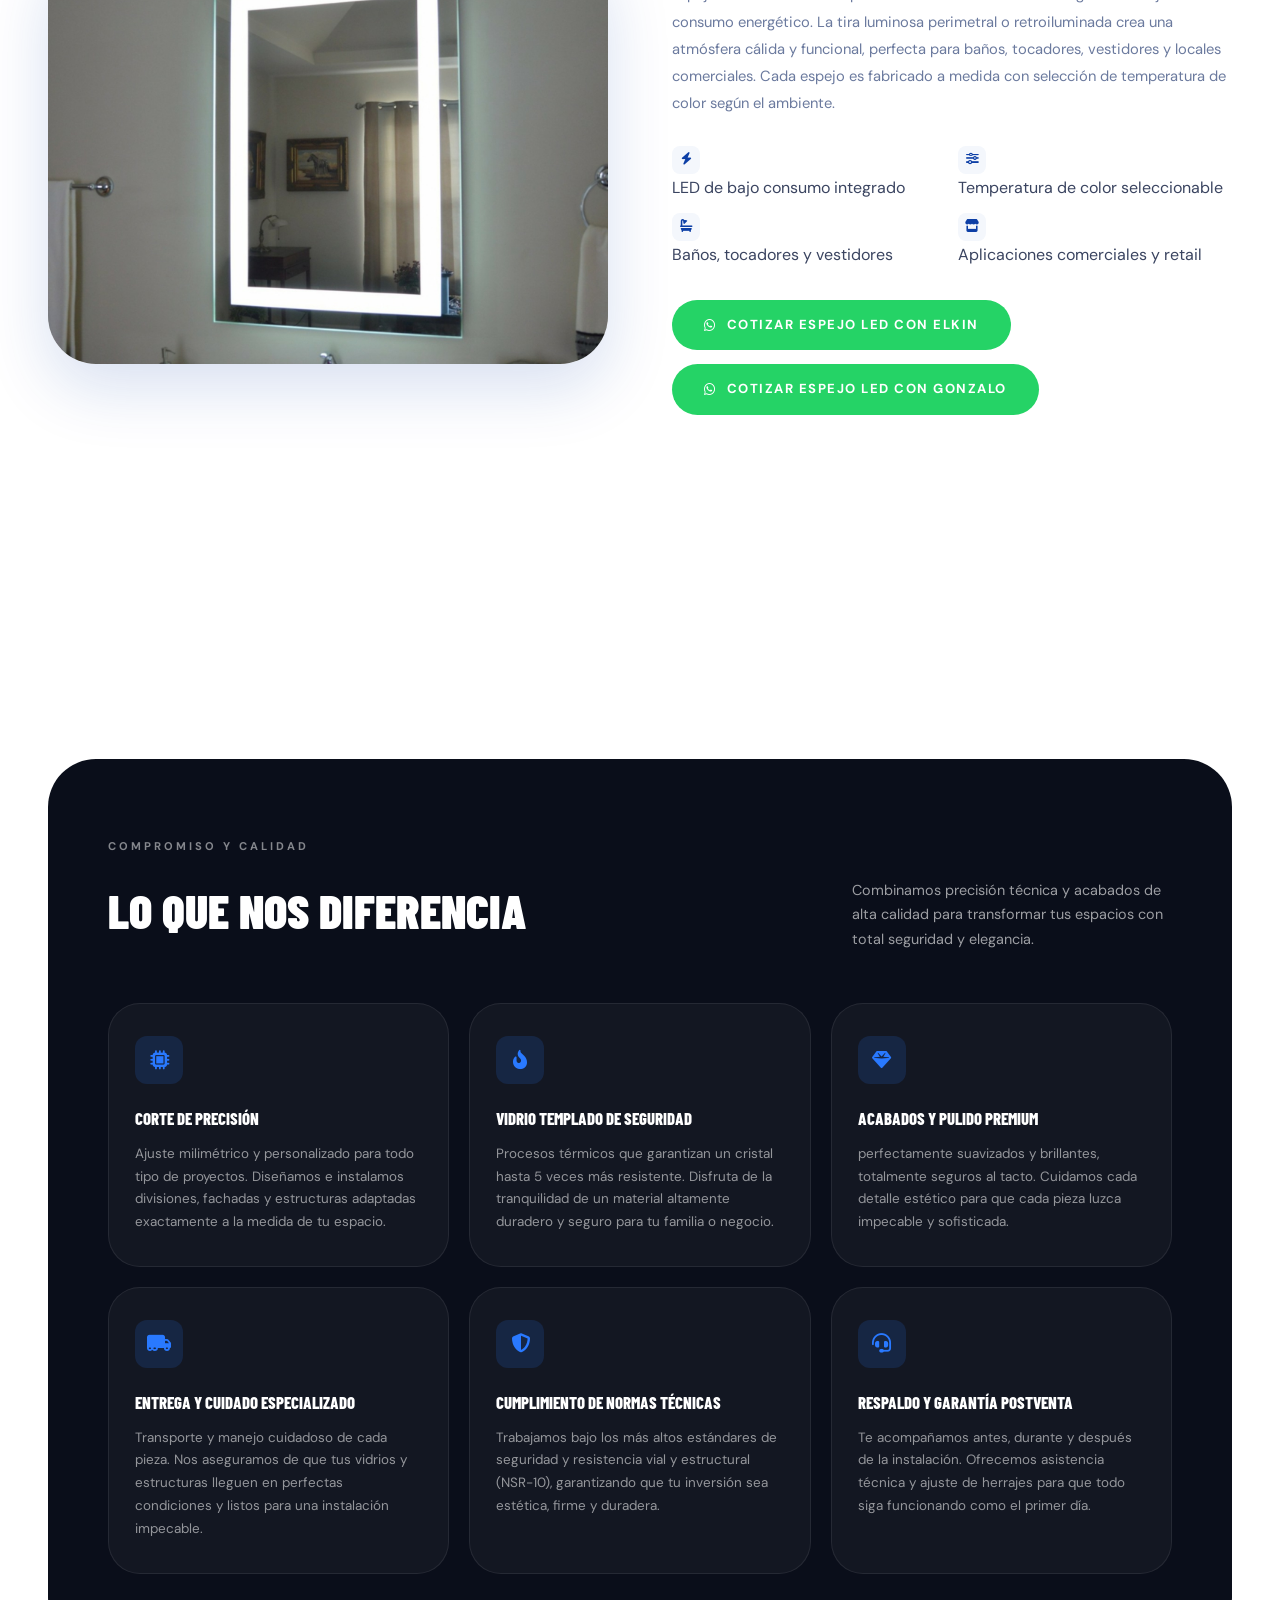
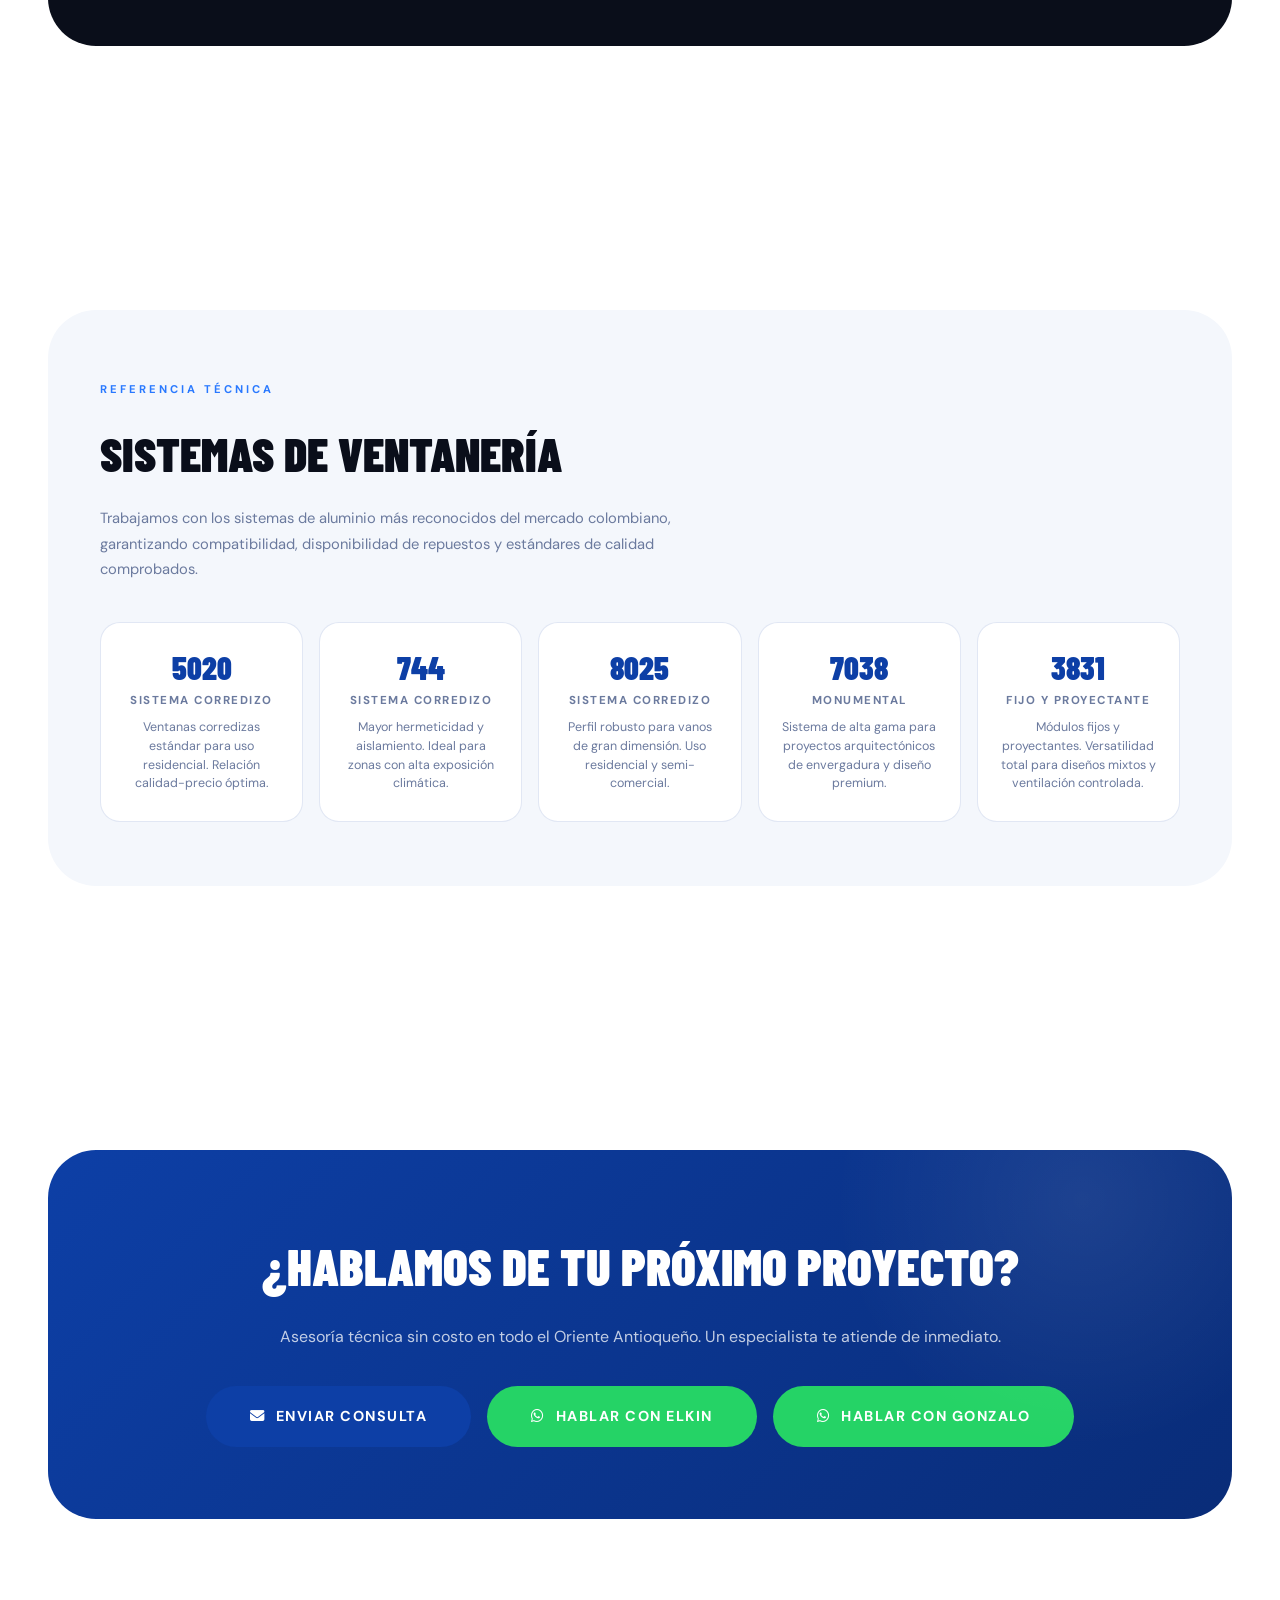
<file: Servicios.html>
<!DOCTYPE html>
<html lang="es">
<head>
  <meta charset="UTF-8">
  <meta name="viewport" content="width=device-width, initial-scale=1.0">
  <meta name="description" content="Servicios especializados de VITRIALUM DE ORIENTE: cabinas de baño, fachadas flotantes, barandas en acero inoxidable, ventanas de aluminio, pérgolas, espejos y más.">
  <title>VITRIALUM DE ORIENTE | Servicios</title>
<meta name="description" content="VITRIALUM DE ORIENTE — Soluciones en vidrio, aluminio, cabinas de baño, pérgolas y estructuras arquitectónicas de precisión en el Oriente Antioqueño.">

<meta property="og:type" content="website">
<meta property="og:title" content="VITRIALUM DE ORIENTE | Soluciones en Vidrio y Aluminio">
<meta property="og:description" content="VITRIALUM DE ORIENTE — Soluciones en vidrio, aluminio, cabinas de baño, pérgolas y estructuras de precisión.">
<meta property="og:url" content="https://vitrialumdeoriente.com/">
<meta property="og:image" content="https://vitrialumdeoriente.com/img/og-preview.png">

<meta property="og:image:width" content="1200">
<meta property="og:image:height" content="630">
<meta property="og:image:type" content="image/png">

  <link rel="preconnect" href="https://fonts.googleapis.com">
  <link rel="preconnect" href="https://fonts.gstatic.com" crossorigin>
  <link href="https://fonts.googleapis.com/css2?family=Barlow+Condensed:wght@400;600;700;800;900&family=DM+Sans:ital,opsz,wght@0,9..40,300;0,9..40,400;0,9..40,500;0,9..40,600;0,9..40,700;1,9..40,400&display=swap" rel="stylesheet">
  <link rel="stylesheet" href="https://cdnjs.cloudflare.com/ajax/libs/font-awesome/6.4.0/css/all.min.css">
  <link href="https://unpkg.com/aos@2.3.1/dist/aos.css" rel="stylesheet">
  <link rel="icon" type="image/png" href="IMG/Logo.png">
  <link rel="stylesheet" href="CSS/style.css">
  <link rel="stylesheet" href="CSS/whatsapp-mobile.css">
  <link rel="stylesheet" href="CSS/servicios.css">

  <style>
    /* Button group spacing improvement */
    .service-buttons {
      display: flex;
      gap: 14px;
      flex-wrap: wrap;
      margin-top: 24px;
    }
    .service-buttons .btn {
      margin-top: 0 !important;
    }
  </style>
</head>
<body>

  <!-- LOADER -->
  <div id="loader-overlay">
    <div class="loader-inner">
      <div class="loader-logo">VITRIALUM</div>
      <div class="loader-bar-wrap"><div class="loader-bar"></div></div>
    </div>
  </div>

  <!-- WHATSAPP FLOAT -->
  <div class="whatsapp-container">
    <button class="whatsapp-float" id="whatsapp-toggle" aria-label="WhatsApp" aria-expanded="false">
      <i class="fa-brands fa-whatsapp"></i>
    </button>
    <div class="whatsapp-options" id="whatsapp-options">
      <a href="https://wa.me/573122017791" class="whatsapp-option" target="_blank">
        <i class="fas fa-user"></i> Elkin
      </a>
      <a href="https://wa.me/573148110468" class="whatsapp-option" target="_blank">
        <i class="fas fa-user"></i> Gonzalo
      </a>
    </div>
  </div>

  <!-- HEADER -->
  <header class="header" id="navbar">
    <div class="container nav-wrapper">
      <a href="index.html" class="logo-box">
        <img src="IMG/Logo.png" alt="Vitrialum de Oriente" class="logo-img">
        <div class="logo-text">
          <span class="brand-main">Vitrialum de Oriente</span>
          <span class="brand-sub">Vidrio &amp; Aluminio Profesional</span>
        </div>
      </a>
      <nav aria-label="Navegación principal">
        <ul class="nav-list">
          <li><a href="index.html"     class="nav-link">Inicio</a></li>
          <li><a href="Servicios.html" class="nav-link active">Servicios</a></li>
          <li><a href="Nosotros.html"  class="nav-link">Nosotros</a></li>
          <li><a href="Galeria.html"   class="nav-link">Galería</a></li>
          <li><a href="Contacto.html"  class="nav-link">Contacto</a></li>
        </ul>
      </nav>
      <button class="nav-toggle" id="nav-toggle" aria-label="Menú" aria-expanded="false">
        <span></span><span></span><span></span>
      </button>
    </div>
  </header>

  <!-- MOBILE MENU -->
  <div class="mobile-menu" id="mobile-menu">
    <ul class="mobile-nav-list">
      <li><a href="index.html"     class="mobile-nav-link"><i class="fas fa-home"></i> Inicio</a></li>
      <li><a href="Servicios.html" class="mobile-nav-link active"><i class="fas fa-layer-group"></i> Servicios</a></li>
      <li><a href="Nosotros.html"  class="mobile-nav-link"><i class="fas fa-users"></i> Nosotros</a></li>
      <li><a href="Galeria.html"   class="mobile-nav-link"><i class="fas fa-images"></i> Galería</a></li>
      <li><a href="Contacto.html"  class="mobile-nav-link"><i class="fas fa-envelope"></i> Contacto</a></li>
    </ul>
    <div class="mobile-wa-menu">
      <button class="mobile-wa-btn" id="mobile-wa-toggle" aria-label="Contactar por WhatsApp" aria-expanded="false">
        <i class="fa-brands fa-whatsapp"></i> Cotizar por WhatsApp
      </button>
      <div class="mobile-wa-options" id="mobile-wa-options">
        <a href="https://wa.me/573122017791" class="mobile-wa-option" target="_blank">
          <i class="fas fa-user"></i> Elkin
        </a>
        <a href="https://wa.me/573148110468" class="mobile-wa-option" target="_blank">
          <i class="fas fa-user"></i> Gonzalo
        </a>
      </div>
    </div>
  </div>

  <!-- HERO SM -->
  <section class="hero-sm">
    <div class="hero-sm-bg" style="background-image: url('IMG/carrousel-4.jpeg')"></div>
    <div class="hero-sm-content" data-aos="zoom-out">
      <div class="hero-sm-eyebrow">Ingeniería y Transformación</div>
      <h1>Nuestros Servicios</h1>
    </div>
  </section>

  <main>

    <!-- INTRO -->
    <section class="section-padding">
      <div class="container">

        <div style="text-align:center;margin-bottom:48px;" data-aos="fade-up">
          <span class="section-label">Portafolio Completo</span>
          <h2 class="section-title">Soluciones Integrales en Vidrio y Aluminio</h2>
          <p style="color:var(--text-muted);margin-top:16px;max-width:640px;margin-left:auto;margin-right:auto;font-size:0.93rem;">
            Desde cabinas de baño residenciales hasta complejas fachadas corporativas. Cada solución es fabricada e instalada con la más alta precisión técnica.
          </p>
        </div>

        <!-- ============ SERVICE ROWS ============ -->

        <!-- 1. Cabinas de Baño -->
        <div class="service-row" data-category="vidrio" data-aos="fade-up">
          <div class="service-img-wrap">
            <img src="IMG/cabinadebaño.jpeg" alt="Cabinas de Baño">
            <span class="service-tag-overlay">Más Solicitado</span>
          </div>
          <div class="service-info">
            <span class="service-tag">Vidrio Templado</span>
            <h2 class="service-title">Cabinas de Baño</h2>
            <p class="service-desc">
              Diseñamos y fabricamos cabinas de baño en vidrio templado de 8 y 10 mm con herrajes en acero inoxidable 304. Sistemas sin marco (frameless) y semienmarque para una estética limpia y moderna. Instalación en 24 horas sin obra ni polvo.
            </p>
            <ul class="service-features">
              <li><div class="service-feature"><i class="fas fa-shield-alt"></i></div> Vidrio 8 – 10 mm templado</li>
              <li><div class="service-feature"><i class="fas fa-water"></i></div> Herrajes anticorrosión</li>
              <li><div class="service-feature"><i class="fas fa-expand"></i></div> Sistema frameless y semienmarque</li>
              <li><div class="service-feature"><i class="fas fa-door-open"></i></div> Puertas batientes y corredizas</li>
            </ul>
            <div class="service-buttons">
              <a href="https://wa.me/573122017791?text=Hola,%20quiero%20cotizar%20una%20cabina%20de%20ba%C3%B1o" target="_blank" class="btn btn-wa">
                <i class="fa-brands fa-whatsapp"></i> Cotizar Cabina Con Elkin
              </a>
              <a href="https://wa.me/573148110468?text=Hola,%20quiero%20cotizar%20una%20cabina%20de%20ba%C3%B1o" target="_blank" class="btn btn-wa">
                <i class="fa-brands fa-whatsapp"></i> Cotizar Cabina Con Gonzalo
              </a>
            </div>
          </div>
        </div>

        <!-- 2. Fachadas Flotantes -->
        <div class="service-row reverse" data-category="vidrio" data-aos="fade-up">
          <div class="service-img-wrap">
            <img src="IMG/facahdasFlotantes.webp" alt="Fachadas Flotantes">
          </div>
          <div class="service-info">
            <span class="service-tag">Arquitectura Comercial</span>
            <h2 class="service-title">Fachadas Flotantes</h2>
            <p class="service-desc">
              Sistemas de acristalamiento estructural para edificios y locales comerciales. Las fachadas flotantes crean una envolvente de vidrio continua que potencia la visibilidad del negocio y maximiza el aprovechamiento de la luz natural.
            </p>
            <ul class="service-features">
              <li><div class="service-feature"><i class="fas fa-city"></i></div> Sistemas spider y perfil oculto</li>
              <li><div class="service-feature"><i class="fas fa-volume-mute"></i></div> Vidrio termoacústico</li>
              <li><div class="service-feature"><i class="fas fa-wind"></i></div> Resistencia estructural al viento</li>
              <li><div class="service-feature"><i class="fas fa-gem"></i></div> Acabado de alta gama</li>
            </ul>
            <div class="service-buttons">
              <a href="https://wa.me/573122017791?text=Hola,%20quiero%20cotizar%20una%20fachada%20flotante" target="_blank" class="btn btn-wa">
                <i class="fa-brands fa-whatsapp"></i> Proyecto Comercial Con Elkin
              </a>
              <a href="https://wa.me/573148110468?text=Hola,%20quiero%20cotizar%20una%20fachada%20flotante" target="_blank" class="btn btn-wa">
                <i class="fa-brands fa-whatsapp"></i> Proyecto Comercial Con Gonzalo
              </a>
            </div>
          </div>
        </div>

        <!-- 3. Puertas tipo Banco -->
        <div class="service-row" data-category="vidrio" data-aos="fade-up">
          <div class="service-img-wrap">
            <img src="IMG/TipoBanco.jpg" alt="Puertas Tipo Banco">
          </div>
          <div class="service-info">
            <span class="service-tag">Seguridad y Acceso</span>
            <h2 class="service-title">Puertas Tipo Banco</h2>
            <p class="service-desc">
              Puertas en vidrio laminado de seguridad con perfilería de aluminio estructural de alta resistencia. Ideales para entidades bancarias, clínicas, oficinas jurídicas y cualquier espacio que requiera control de acceso con presencia corporativa.
            </p>
            <ul class="service-features">
              <li><div class="service-feature"><i class="fas fa-lock"></i></div> Vidrio laminado antivandálico</li>
              <li><div class="service-feature"><i class="fas fa-fingerprint"></i></div> Sistemas de cierre automático</li>
              <li><div class="service-feature"><i class="fas fa-ruler-combined"></i></div> Fabricación a medida</li>
              <li><div class="service-feature"><i class="fas fa-building"></i></div> Uso comercial e institucional</li>
            </ul>
            <div class="service-buttons">
              <a href="https://wa.me/573122017791?text=Hola,%20quiero%20cotizar%20puertas%20tipo%20banco" target="_blank" class="btn btn-wa">
                <i class="fa-brands fa-whatsapp"></i> Solicitar Cotización Con Elkin
              </a>
              <a href="https://wa.me/573148110468?text=Hola,%20quiero%20cotizar%20puertas%20tipo%20banco" target="_blank" class="btn btn-wa">
                <i class="fa-brands fa-whatsapp"></i> Solicitar Cotización Con Gonzalo
              </a>
            </div>
          </div>
        </div>

        <!-- 4. Barandas en Acero Inoxidable -->
        <div class="service-row reverse" data-category="acero" data-aos="fade-up">
          <div class="service-img-wrap">
            <img src="IMG/acero.png" alt="Barandas en Acero Inoxidable">
            <span class="service-tag-overlay">Garantía de Por Vida</span>
          </div>
          <div class="service-info">
            <span class="service-tag">Acero Inoxidable 304</span>
            <h2 class="service-title">Barandas y Pasamanos</h2>
            <p class="service-desc">
              Fabricamos barandas y pasamanos en acero inoxidable 304 con vidrio templado o laminado. Diseño elegante que combina seguridad estructural con máxima transparencia visual. Cumplimiento con normativa NSR-10 en todos los proyectos.
            </p>
            <ul class="service-features">
              <li><div class="service-feature"><i class="fas fa-shield-alt"></i></div> Acero inoxidable 304</li>
              <li><div class="service-feature"><i class="fas fa-check-double"></i></div> Normativa NSR-10</li>
              <li><div class="service-feature"><i class="fas fa-stairs"></i></div> Escaleras y balcones</li>
              <li><div class="service-feature"><i class="fas fa-eye"></i></div> Máxima transparencia visual</li>
            </ul>
            <div class="service-buttons">
              <a href="https://wa.me/573122017791?text=Hola,%20quiero%20cotizar%20barandas%20en%20acero%20inoxidable" target="_blank" class="btn btn-wa">
                <i class="fa-brands fa-whatsapp"></i> Cotizar Barandas Con Elkin
              </a>
              <a href="https://wa.me/573148110468?text=Hola,%20quiero%20cotizar%20barandas%20en%20acero%20inoxidable" target="_blank" class="btn btn-wa">
                <i class="fa-brands fa-whatsapp"></i> Cotizar Barandas Con Gonzalo
              </a>
            </div>
          </div>
        </div>

        <!-- 5. Ventanas de Aluminio -->
        <div class="service-row" data-category="aluminio" data-aos="fade-up">
          <div class="service-img-wrap">
            <img src="IMG/Ventana-Aluminio-Vidrio-02.jpg" alt="Ventanas de Aluminio">
          </div>
          <div class="service-info">
            <span class="service-tag">Carpintería de Aluminio</span>
            <h2 class="service-title">Ventanas de Aluminio</h2>
            <p class="service-desc">
              Fabricamos ventanas en diversas series y sistemas de aluminio extruido de alta calidad. Desde ventanas corredizas para uso residencial hasta sistemas proyectantes y fijos para proyectos arquitectónicos de mayor escala.
            </p>
            <ul class="service-features">
              <li><div class="service-feature"><i class="fas fa-window-maximize"></i></div> Múltiples series disponibles</li>
              <li><div class="service-feature"><i class="fas fa-thermometer-half"></i></div> Aislamiento térmico y acústico</li>
              <li><div class="service-feature"><i class="fas fa-paint-roller"></i></div> Colores anodizados y lacados</li>
              <li><div class="service-feature"><i class="fas fa-bolt"></i></div> Cierres herméticos de precisión</li>
            </ul>
            <div class="service-buttons">
              <a href="https://wa.me/573122017791?text=Hola,%20quiero%20cotizar%20ventanas%20de%20aluminio" target="_blank" class="btn btn-wa">
                <i class="fa-brands fa-whatsapp"></i> Cotizar Ventanas Con Elkin
              </a>
              <a href="https://wa.me/573148110468?text=Hola,%20quiero%20cotizar%20ventanas%20de%20aluminio" target="_blank" class="btn btn-wa">
                <i class="fa-brands fa-whatsapp"></i> Cotizar Ventanas Con Gonzalo
              </a>
            </div>
          </div>
        </div>

        <!-- 6. Pérgolas -->
        <div class="service-row reverse" data-category="aluminio" data-aos="fade-up">
          <div class="service-img-wrap">
            <img src="IMG/pergolas.jpg" alt="Pérgolas en Aluminio y Vidrio">
          </div>
          <div class="service-info">
            <span class="service-tag">Estructuras Exteriores</span>
            <h2 class="service-title">Pérgolas</h2>
            <p class="service-desc">
              Estructuras en aluminio y vidrio para terrazas, zonas sociales y patios. Las pérgolas de VITRIALUM DE ORIENTE combinan funcionalidad con diseño, protegiendo de la lluvia y el sol sin perder la conexión visual con el exterior.
            </p>
            <ul class="service-features">
              <li><div class="service-feature"><i class="fas fa-sun"></i></div> Filtro UV certificado</li>
              <li><div class="service-feature"><i class="fas fa-tint-slash"></i></div> Estanqueidad total</li>
              <li><div class="service-feature"><i class="fas fa-hammer"></i></div> Estructura robusta en aluminio</li>
              <li><div class="service-feature"><i class="fas fa-cloud-sun"></i></div> Confort térmico exterior</li>
            </ul>
            <div class="service-buttons">
              <a href="https://wa.me/573122017791?text=Hola,%20quiero%20cotizar%20una%20p%C3%A9rgola" target="_blank" class="btn btn-wa">
                <i class="fa-brands fa-whatsapp"></i> Cotizar Pérgola Con Elkin
              </a>
              <a href="https://wa.me/573148110468?text=Hola,%20quiero%20cotizar%20una%20p%C3%A9rgola" target="_blank" class="btn btn-wa">
                <i class="fa-brands fa-whatsapp"></i> Cotizar Pérgola Con Gonzalo
              </a>
            </div>
          </div>
        </div>

        <!-- 7. Cerramientos de Cristal -->
        <div class="service-row" data-category="aluminio" data-aos="fade-up">
          <div class="service-img-wrap">
            <img src="IMG/cerramiento.jpg" alt="Cerramientos de Cristal">
          </div>
          <div class="service-info">
            <span class="service-tag">Sistemas Panorámicos</span>
            <h2 class="service-title">Cerramientos de Cristal</h2>
            <p class="service-desc">
              Cortinas de Vidrio y Cerramientos Panorámicos. Transformamos sus espacios con sistemas de vidrio templado y perfiles de aluminio de alta resistencia. Soluciones elegantes sin marcos verticales para una vista ininterrumpida y máxima protección.
            </p>
            <ul class="service-features">
              <li><div class="service-feature"><i class="fas fa-store"></i></div> Uso comercial y retail</li>
              <li><div class="service-feature"><i class="fas fa-gem"></i></div> Acabados premium</li>
              <li><div class="service-feature"><i class="fas fa-lock"></i></div> Sistemas de cierre seguros</li>
              <li><div class="service-feature"><i class="fas fa-ruler-combined"></i></div> Fabricación totalmente a medida</li>
            </ul>
            <div class="service-buttons">
              <a href="https://wa.me/573122017791?text=Hola,%20quiero%20cotizar%20un%20cerramiento%20de%20cristal" target="_blank" class="btn btn-wa">
                <i class="fa-brands fa-whatsapp"></i> Cotizar Cerramiento Con Elkin
              </a>
              <a href="https://wa.me/573148110468?text=Hola,%20quiero%20cotizar%20un%20cerramiento%20de%20cristal" target="_blank" class="btn btn-wa">
                <i class="fa-brands fa-whatsapp"></i> Cotizar Cerramiento Con Gonzalo
              </a>
            </div>
          </div>
        </div>

        <!-- 8. Espejo al Corte — FIXED -->
        <div class="service-row reverse" data-category="interiores" data-aos="fade-up">
          <div class="service-img-wrap">
            <img src="IMG/espejoalcorte.jpg" alt="Espejo al Corte">
          </div>
          <div class="service-info">
            <span class="service-tag">Espejos Arquitectónicos</span>
            <h2 class="service-title">Espejo al Corte</h2>
            <p class="service-desc">
              Suministramos y cortamos espejos con precisión milimétrica para todo tipo de aplicaciones residenciales y comerciales. Cada pieza es elaborada con vidrio de alta reflectividad, cantos pulidos a diamante y acabado libre de distorsiones. Compatibles con sistemas de retroiluminación LED para entornos de alto nivel.
            </p>
            <ul class="service-features">
              <li><div class="service-feature"><i class="fas fa-cut"></i></div> Cortes personalizados a medida exacta</li>
              <li><div class="service-feature"><i class="fas fa-gem"></i></div> Cantos pulidos y biselados</li>
              <li><div class="service-feature"><i class="fas fa-building"></i></div> Aplicaciones residenciales y comerciales</li>
              <li><div class="service-feature"><i class="fas fa-lightbulb"></i></div> Compatible con retroiluminación LED</li>
            </ul>
            <div class="service-buttons">
              <a href="https://wa.me/573122017791?text=Hola,%20quiero%20cotizar%20un%20espejo%20al%20corte" target="_blank" class="btn btn-wa">
                <i class="fa-brands fa-whatsapp"></i> Cotizar Espejo Con Elkin
              </a>
              <a href="https://wa.me/573148110468?text=Hola,%20quiero%20cotizar%20un%20espejo%20al%20corte" target="_blank" class="btn btn-wa">
                <i class="fa-brands fa-whatsapp"></i> Cotizar Espejo Con Gonzalo
              </a>
            </div>
          </div>
        </div>

        <!-- 9. Vidrio Templado -->
        <div class="service-row" data-category="vidrio" data-aos="fade-up">
          <div class="service-img-wrap">
            <img src="IMG/Templado.jpg" alt="Vidrio Templado">
          </div>
          <div class="service-info">
            <span class="service-tag">Protección Estructural</span>
            <h2 class="service-title">Vidrio Templado</h2>
            <p class="service-desc">
              Procesamos cristales mediante tratamiento térmico controlado que incrementa la resistencia mecánica y térmica hasta 5 veces superior al vidrio ordinario. Al romperse, se fragmenta en pequeños trozos redondeados que no generan heridas.
            </p>
            <ul class="service-features">
              <li><div class="service-feature"><i class="fas fa-fire"></i></div> Resistencia térmica certificada</li>
              <li><div class="service-feature"><i class="fas fa-shield-alt"></i></div> 5× más resistente que vidrio crudo</li>
              <li><div class="service-feature"><i class="fas fa-expand-arrows-alt"></i></div> Espesores de 4 a 19 mm</li>
              <li><div class="service-feature"><i class="fas fa-check-circle"></i></div> Certificación de seguridad</li>
            </ul>
            <div class="service-buttons">
              <a href="https://wa.me/573122017791?text=Hola,%20quiero%20cotizar%20vidrio%20templado" target="_blank" class="btn btn-wa">
                <i class="fa-brands fa-whatsapp"></i> Cotizar Templado Con Elkin
              </a>
              <a href="https://wa.me/573148110468?text=Hola,%20quiero%20cotizar%20vidrio%20templado" target="_blank" class="btn btn-wa">
                <i class="fa-brands fa-whatsapp"></i> Cotizar Templado Con Gonzalo
              </a>
            </div>
          </div>
        </div>

        <!-- 10. Vidrio Laminado -->
        <div class="service-row reverse" data-category="vidrio" data-aos="fade-up">
          <div class="service-img-wrap">
            <img src="IMG/laminado.jpg" alt="Vidrio Laminado de Seguridad">
          </div>
          <div class="service-info">
            <span class="service-tag">Seguridad Reforzada</span>
            <h2 class="service-title">Vidrio Laminado</h2>
            <p class="service-desc">
              Dos o más láminas de vidrio unidas por una película elástica de PVB que evita el desprendimiento de fragmentos en caso de rotura. Ofrece protección anti-intrusión, aislamiento acústico superior y protección UV.
            </p>
            <ul class="service-features">
              <li><div class="service-feature"><i class="fas fa-lock"></i></div> Protección anti-intrusión</li>
              <li><div class="service-feature"><i class="fas fa-volume-down"></i></div> Aislamiento acústico 40 dB</li>
              <li><div class="service-feature"><i class="fas fa-user-shield"></i></div> Seguridad ante rotura</li>
              <li><div class="service-feature"><i class="fas fa-layer-group"></i></div> Película PVB multi-capa</li>
            </ul>
            <div class="service-buttons">
              <a href="https://wa.me/573122017791?text=Hola,%20quiero%20informaci%C3%B3n%20sobre%20vidrio%20laminado" target="_blank" class="btn btn-wa">
                <i class="fa-brands fa-whatsapp"></i> Más Información Con Elkin
              </a>
              <a href="https://wa.me/573148110468?text=Hola,%20quiero%20informaci%C3%B3n%20sobre%20vidrio%20laminado" target="_blank" class="btn btn-wa">
                <i class="fa-brands fa-whatsapp"></i> Más Información Con Gonzalo
              </a>
            </div>
          </div>
        </div>

        <!-- 11. Vidrio Esmerilado / Escarchado -->
        <div class="service-row" data-category="vidrio" data-aos="fade-up">
          <div class="service-img-wrap">
            <img src="IMG/esmerilado.jpg" alt="Vidrio Esmerilado y Escarchado">
          </div>
          <div class="service-info">
            <span class="service-tag">Privacidad y Diseño</span>
            <h2 class="service-title">Vidrio Esmerilado y Escarchado</h2>
            <p class="service-desc">
              Tratamientos superficiales de sandblasting y escarchado para crear zonas de privacidad sin sacrificar el paso de la luz. Ideal para divisiones de oficina, baños, fachadas y aplicaciones decorativas en general.
            </p>
            <ul class="service-features">
              <li><div class="service-feature"><i class="fas fa-eye-slash"></i></div> Opacidad controlada</li>
              <li><div class="service-feature"><i class="fas fa-sun"></i></div> Permite paso de luz natural</li>
              <li><div class="service-feature"><i class="fas fa-pen-nib"></i></div> Diseños y logotipos personalizados</li>
              <li><div class="service-feature"><i class="fas fa-palette"></i></div> Acabado mate elegante</li>
            </ul>
            <div class="service-buttons">
              <a href="https://wa.me/573122017791?text=Hola,%20quiero%20cotizar%20vidrio%20esmerilado" target="_blank" class="btn btn-wa">
                <i class="fa-brands fa-whatsapp"></i> Personalizar Con Elkin
              </a>
              <a href="https://wa.me/573148110468?text=Hola,%20quiero%20cotizar%20vidrio%20esmerilado" target="_blank" class="btn btn-wa">
                <i class="fa-brands fa-whatsapp"></i> Personalizar Con Gonzalo
              </a>
            </div>
          </div>
        </div>

        <!-- 12. Vidrio Grabado -->
        <div class="service-row reverse" data-category="vidrio" data-aos="fade-up">
          <div class="service-img-wrap">
            <img src="IMG/grabado.jpg" alt="Vidrio Grabado Decorativo">
          </div>
          <div class="service-info">
            <span class="service-tag">Arte en Vidrio</span>
            <h2 class="service-title">Vidrio Grabado</h2>
            <p class="service-desc">
              Grabado artístico en vidrio mediante técnicas de chorro de arena para crear texturas, motivos decorativos, logotipos corporativos y diseños únicos. Cada pieza es un trabajo artesanal con identidad propia.
            </p>
            <ul class="service-features">
              <li><div class="service-feature"><i class="fas fa-paint-brush"></i></div> Diseños únicos y exclusivos</li>
              <li><div class="service-feature"><i class="fas fa-building"></i></div> Identidad corporativa</li>
              <li><div class="service-feature"><i class="fas fa-home"></i></div> Aplicaciones residenciales</li>
              <li><div class="service-feature"><i class="fas fa-star"></i></div> Acabado artesanal premium</li>
            </ul>
            <div class="service-buttons">
              <a href="https://wa.me/573122017791?text=Hola,%20quiero%20cotizar%20vidrio%20grabado" target="_blank" class="btn btn-wa">
                <i class="fa-brands fa-whatsapp"></i> Diseñar Grabado Con Elkin
              </a>
              <a href="https://wa.me/573148110468?text=Hola,%20quiero%20cotizar%20vidrio%20grabado" target="_blank" class="btn btn-wa">
                <i class="fa-brands fa-whatsapp"></i> Diseñar Grabado Con Gonzalo
              </a>
            </div>
          </div>
        </div>

        <!-- 13. Espejos Biselados -->
        <div class="service-row" data-category="interiores" data-aos="fade-up">
          <div class="service-img-wrap">
            <img src="IMG/EspejoBiselado.webp" alt="Espejos Biselados">
          </div>
          <div class="service-info">
            <span class="service-tag">Interiorismo Premium</span>
            <h2 class="service-title">Espejos Biselados</h2>
            <p class="service-desc">
              Espejos con bordes biselados de alta precisión que aportan elegancia y profundidad a cualquier espacio. Disponibles en diferentes anchos de bisel y espesores. Amplían visualmente los ambientes y aportan luminosidad.
            </p>
            <ul class="service-features">
              <li><div class="service-feature"><i class="fas fa-border-all"></i></div> Biseles de 1 a 5 cm de ancho</li>
              <li><div class="service-feature"><i class="fas fa-gem"></i></div> Vidrio extra-claro disponible</li>
              <li><div class="service-feature"><i class="fas fa-ruler-combined"></i></div> Fabricación a medida</li>
              <li><div class="service-feature"><i class="fas fa-magic"></i></div> Retroiluminación LED opcional</li>
            </ul>
            <div class="service-buttons">
              <a href="https://wa.me/573122017791?text=Hola,%20quiero%20cotizar%20espejos%20biselados" target="_blank" class="btn btn-wa">
                <i class="fa-brands fa-whatsapp"></i> Cotizar Espejos Con Elkin
              </a>
              <a href="https://wa.me/573148110468?text=Hola,%20quiero%20cotizar%20espejos%20biselados" target="_blank" class="btn btn-wa">
                <i class="fa-brands fa-whatsapp"></i> Cotizar Espejos Con Gonzalo
              </a>
            </div>
          </div>
        </div>

        <!-- 14. Vidrio Plano de 10 mm — RENAMED & UPDATED -->
        <div class="service-row reverse" data-category="vidrio" data-aos="fade-up">
          <div class="service-img-wrap">
            <img src="IMG/vidrioplano.jpg" alt="Vidrio Plano de 10 mm">
          </div>
          <div class="service-info">
            <span class="service-tag">Suministro Especializado</span>
            <h2 class="service-title">Vidrio Plano de 10 mm</h2>
            <p class="service-desc">
              El vidrio plano de 10 mm representa el estándar arquitectónico de alto desempeño, combinando grosor estructural con versatilidad estética. Ideal para mesas, divisiones, fachadas y aplicaciones decorativas de primer nivel. Cada pieza es procesada con corte de precisión y cantos pulidos a diamante para un acabado impecable.
            </p>
            <ul class="service-features">
              <li><div class="service-feature"><i class="fas fa-microchip"></i></div> Corte de precisión</li>
              <li><div class="service-feature"><i class="fas fa-gem"></i></div> Cantos pulidos</li>
              <li><div class="service-feature"><i class="fas fa-layer-group"></i></div> Aplicaciones decorativas y estructurales</li>
              <li><div class="service-feature"><i class="fas fa-truck"></i></div> Entrega segura en toda la región</li>
            </ul>
            <div class="service-buttons">
              <a href="https://wa.me/573122017791?text=Hola,%20quiero%20cotizar%20vidrio%20plano%20de%2010%20mm" target="_blank" class="btn btn-wa">
                <i class="fa-brands fa-whatsapp"></i> Solicitar Medidas Con Elkin
              </a>
              <a href="https://wa.me/573148110468?text=Hola,%20quiero%20cotizar%20vidrio%20plano%20de%2010%20mm" target="_blank" class="btn btn-wa">
                <i class="fa-brands fa-whatsapp"></i> Solicitar Medidas Con Gonzalo
              </a>
            </div>
          </div>
        </div>

        <!-- 15. Sistema Antiruido Termoacústico — NEW -->
        <div class="service-row" data-category="vidrio" data-aos="fade-up">
          <div class="service-img-wrap">
            <img src="IMG/antiruido.jpeg" alt="Sistema Antiruido Termoacústico">
            <span class="service-tag-overlay">Alta Tecnología</span>
          </div>
          <div class="service-info">
            <span class="service-tag">Confort y Bienestar</span>
            <h2 class="service-title">Sistema Antiruido Termoacústico</h2>
            <p class="service-desc">
              Sistema europeo de acristalamiento de alto rendimiento compuesto por dos hojas de vidrio laminado separadas por una cámara sellada rellena de gas argón. Esta combinación ofrece un aislamiento acústico y térmico excepcional, eliminando condensación, humedad interior y pérdidas energéticas. Una solución de arquitectura premium para entornos urbanos, residencias de lujo y edificios corporativos de exigencia máxima.
            </p>
            <ul class="service-features">
              <li><div class="service-feature"><i class="fas fa-volume-mute"></i></div> Aislamiento acústico de alto espectro</li>
              <li><div class="service-feature"><i class="fas fa-thermometer-half"></i></div> Eficiencia térmica con gas argón</li>
              <li><div class="service-feature"><i class="fas fa-tint-slash"></i></div> Elimina condensación y humedad</li>
              <li><div class="service-feature"><i class="fas fa-globe-europe"></i></div> Tecnología y normativa europea</li>
            </ul>
            <div class="service-buttons">
              <a href="https://wa.me/573122017791?text=Hola,%20quiero%20cotizar%20el%20sistema%20antiruido%20termoacústico" target="_blank" class="btn btn-wa">
                <i class="fa-brands fa-whatsapp"></i> Cotizar Sistema Con Elkin
              </a>
              <a href="https://wa.me/573148110468?text=Hola,%20quiero%20cotizar%20el%20sistema%20antiruido%20termoacústico" target="_blank" class="btn btn-wa">
                <i class="fa-brands fa-whatsapp"></i> Cotizar Sistema Con Gonzalo
              </a>
            </div>
          </div>
        </div>

        <!-- 16. Vidrio VH con Cámara — NEW -->
        <div class="service-row reverse" data-category="vidrio" data-aos="fade-up">
          <div class="service-img-wrap">
            <img src="IMG/vh con cámara.jpeg" alt="Vidrio VH con Cámara">
          </div>
          <div class="service-info">
            <span class="service-tag">Arquitectura de Alto Desempeño</span>
            <h2 class="service-title">Vidrio VH con Cámara</h2>
            <p class="service-desc">
              Vidrio aislante laminado con cámara de aire hermética, desarrollado bajo estándares europeos de eficiencia energética. Combina las propiedades del vidrio laminado de seguridad con el control térmico y acústico de los sistemas de doble acristalamiento. La solución definitiva para fachadas, ventanería de alto tráfico y proyectos arquitectónicos que exigen rendimiento y elegancia sin concesiones.
            </p>
            <ul class="service-features">
              <li><div class="service-feature"><i class="fas fa-layer-group"></i></div> Vidrio laminado aislante de cámara</li>
              <li><div class="service-feature"><i class="fas fa-leaf"></i></div> Alta eficiencia energética</li>
              <li><div class="service-feature"><i class="fas fa-volume-down"></i></div> Aislamiento acústico reforzado</li>
              <li><div class="service-feature"><i class="fas fa-city"></i></div> Aplicaciones arquitectónicas premium</li>
            </ul>
            <div class="service-buttons">
              <a href="https://wa.me/573122017791?text=Hola,%20quiero%20cotizar%20vidrio%20VH%20con%20cámara" target="_blank" class="btn btn-wa">
                <i class="fa-brands fa-whatsapp"></i> Cotizar Vidrio VH Con Elkin
              </a>
              <a href="https://wa.me/573148110468?text=Hola,%20quiero%20cotizar%20vidrio%20VH%20con%20cámara" target="_blank" class="btn btn-wa">
                <i class="fa-brands fa-whatsapp"></i> Cotizar Vidrio VH Con Gonzalo
              </a>
            </div>
          </div>
        </div>

        <!-- 17. Espejo Pulido y Brillado — NEW -->
        <div class="service-row" data-category="interiores" data-aos="fade-up">
          <div class="service-img-wrap">
            <img src="IMG/pulido y brillado.jpg" alt="Espejo Pulido y Brillado">
          </div>
          <div class="service-info">
            <span class="service-tag">Acabado de Lujo</span>
            <h2 class="service-title">Espejo Pulido y Brillado</h2>
            <p class="service-desc">
              Espejos de alta reflectividad con cantos pulidos y brillados a máquina para un acabado premium de nivel joyero. El proceso de brillado elimina toda aspereza visual en los bordes, otorgando a cada pieza una presencia elegante y segura al tacto. Perfectos para residencias de lujo, hoteles, consultorios y espacios comerciales de alto diseño.
            </p>
            <ul class="service-features">
              <li><div class="service-feature"><i class="fas fa-gem"></i></div> Cantos pulidos y brillados a máquina</li>
              <li><div class="service-feature"><i class="fas fa-star"></i></div> Acabado premium libre de imperfecciones</li>
              <li><div class="service-feature"><i class="fas fa-home"></i></div> Uso residencial y comercial</li>
              <li><div class="service-feature"><i class="fas fa-ruler-combined"></i></div> Fabricación a medida exacta</li>
            </ul>
            <div class="service-buttons">
              <a href="https://wa.me/573122017791?text=Hola,%20quiero%20cotizar%20un%20espejo%20pulido%20y%20brillado" target="_blank" class="btn btn-wa">
                <i class="fa-brands fa-whatsapp"></i> Cotizar Espejo Con Elkin
              </a>
              <a href="https://wa.me/573148110468?text=Hola,%20quiero%20cotizar%20un%20espejo%20pulido%20y%20brillado" target="_blank" class="btn btn-wa">
                <i class="fa-brands fa-whatsapp"></i> Cotizar Espejo Con Gonzalo
              </a>
            </div>
          </div>
        </div>

        <!-- 18. Espejos Flotantes — NEW -->
        <div class="service-row reverse" data-category="interiores" data-aos="fade-up">
          <div class="service-img-wrap">
            <img src="IMG/espejoflotante.webp" alt="Espejos Flotantes">
          </div>
          <div class="service-info">
            <span class="service-tag">Diseño Minimalista</span>
            <h2 class="service-title">Espejos Flotantes</h2>
            <p class="service-desc">
              Espejos diseñados bajo el concepto de levitación visual, instalados mediante sistemas de anclaje oculto que eliminan toda la herrería visible. El resultado es una superficie reflectante limpia que parece suspendida en el muro, creando un efecto arquitectónico de gran impacto. Compatible con retroiluminación LED perimetral para potenciar el efecto flotante en cualquier ambiente.
            </p>
            <ul class="service-features">
              <li><div class="service-feature"><i class="fas fa-border-none"></i></div> Sistema de anclaje 100% oculto</li>
              <li><div class="service-feature"><i class="fas fa-magic"></i></div> Efecto visual de levitación</li>
              <li><div class="service-feature"><i class="fas fa-th-large"></i></div> Estilo moderno y minimalista</li>
              <li><div class="service-feature"><i class="fas fa-lightbulb"></i></div> Compatible con retroiluminación LED</li>
            </ul>
            <div class="service-buttons">
              <a href="https://wa.me/573122017791?text=Hola,%20quiero%20cotizar%20espejos%20flotantes" target="_blank" class="btn btn-wa">
                <i class="fa-brands fa-whatsapp"></i> Cotizar Espejos Flotantes Con Elkin
              </a>
              <a href="https://wa.me/573148110468?text=Hola,%20quiero%20cotizar%20espejos%20flotantes" target="_blank" class="btn btn-wa">
                <i class="fa-brands fa-whatsapp"></i> Cotizar Espejos Flotantes Con Gonzalo
              </a>
            </div>
          </div>
        </div>

        <!-- 19. Espejos con Iluminación — NEW -->
        <div class="service-row" data-category="interiores" data-aos="fade-up">
          <div class="service-img-wrap">
            <img src="IMG/espejoconiluminacion.jpg" alt="Espejos con Iluminación LED">
            <span class="service-tag-overlay">Tendencia Premium</span>
          </div>
          <div class="service-info">
            <span class="service-tag">Iluminación Integrada</span>
            <h2 class="service-title">Espejos con Iluminación</h2>
            <p class="service-desc">
              Espejos de diseño contemporáneo con iluminación LED integrada de bajo consumo energético. La tira luminosa perimetral o retroiluminada crea una atmósfera cálida y funcional, perfecta para baños, tocadores, vestidores y locales comerciales. Cada espejo es fabricado a medida con selección de temperatura de color según el ambiente.
            </p>
            <ul class="service-features">
              <li><div class="service-feature"><i class="fas fa-bolt"></i></div> LED de bajo consumo integrado</li>
              <li><div class="service-feature"><i class="fas fa-sliders-h"></i></div> Temperatura de color seleccionable</li>
              <li><div class="service-feature"><i class="fas fa-bath"></i></div> Baños, tocadores y vestidores</li>
              <li><div class="service-feature"><i class="fas fa-store"></i></div> Aplicaciones comerciales y retail</li>
            </ul>
            <div class="service-buttons">
              <a href="https://wa.me/573122017791?text=Hola,%20quiero%20cotizar%20espejos%20con%20iluminaci%C3%B3n%20LED" target="_blank" class="btn btn-wa">
                <i class="fa-brands fa-whatsapp"></i> Cotizar Espejo LED Con Elkin
              </a>
              <a href="https://wa.me/573148110468?text=Hola,%20quiero%20cotizar%20espejos%20con%20iluminaci%C3%B3n%20LED" target="_blank" class="btn btn-wa">
                <i class="fa-brands fa-whatsapp"></i> Cotizar Espejo LED Con Gonzalo
              </a>
            </div>
          </div>
        </div>

      </div><!-- /container -->
    </section>

    <!-- TECHNICAL SPECS -->
    <section class="section-padding">
      <div class="container">
        <div class="tech-specs-section" data-aos="fade-up">
          <div class="tech-specs-header">
            <div>
              <span class="section-label" style="color:rgba(255,255,255,0.5);">COMPROMISO Y CALIDAD</span>
              <h2 class="section-title white">Lo que Nos Diferencia</h2>
            </div>
            <p>Combinamos precisión técnica y acabados de alta calidad para transformar tus espacios con total seguridad y elegancia.</p>
          </div>
          <div class="tech-grid">
            <div class="tech-card">
              <div class="tech-card-icon"><i class="fas fa-microchip"></i></div>
              <h4>Corte de Precisión</h4>
              <p>Ajuste milimétrico y personalizado para todo tipo de proyectos. Diseñamos e instalamos divisiones, fachadas y estructuras adaptadas exactamente a la medida de tu espacio.</p>
            </div>
            <div class="tech-card">
              <div class="tech-card-icon"><i class="fas fa-fire-flame-curved"></i></div>
              <h4>Vidrio Templado de Seguridad</h4>
              <p>Procesos térmicos que garantizan un cristal hasta 5 veces más resistente. Disfruta de la tranquilidad de un material altamente duradero y seguro para tu familia o negocio.</p>
            </div>
            <div class="tech-card">
              <div class="tech-card-icon"><i class="fas fa-gem"></i></div>
              <h4>Acabados y Pulido Premium</h4>
              <p>perfectamente suavizados y brillantes, totalmente seguros al tacto. Cuidamos cada detalle estético para que cada pieza luzca impecable y sofisticada.</p>
            </div>
            <div class="tech-card">
              <div class="tech-card-icon"><i class="fas fa-truck-moving"></i></div>
              <h4>Entrega y Cuidado Especializado</h4>
              <p>Transporte y manejo cuidadoso de cada pieza. Nos aseguramos de que tus vidrios y estructuras lleguen en perfectas condiciones y listos para una instalación impecable.</p>
            </div>
            <div class="tech-card">
              <div class="tech-card-icon"><i class="fas fa-shield-alt"></i></div>
              <h4>Cumplimiento de Normas Técnicas</h4>
              <p>Trabajamos bajo los más altos estándares de seguridad y resistencia vial y estructural (NSR-10), garantizando que tu inversión sea estética, firme y duradera.</p>
            </div>
            <div class="tech-card">
              <div class="tech-card-icon"><i class="fas fa-headset"></i></div>
              <h4>Respaldo y Garantía Postventa</h4>
              <p>Te acompañamos antes, durante y después de la instalación. Ofrecemos asistencia técnica y ajuste de herrajes para que todo siga funcionando como el primer día.</p>
            </div>
          </div>
        </div>
      </div>
    </section>

    <!-- WINDOW SYSTEMS -->
    <section class="section-padding">
      <div class="container">
        <div class="window-systems" data-aos="fade-up">
          <div class="window-systems-header">
            <span class="section-label">Referencia Técnica</span>
            <h2 class="section-title">Sistemas de Ventanería</h2>
            <p style="color:var(--text-muted);margin-top:12px;max-width:600px;font-size:0.92rem;">
              Trabajamos con los sistemas de aluminio más reconocidos del mercado colombiano, garantizando compatibilidad, disponibilidad de repuestos y estándares de calidad comprobados.
            </p>
          </div>
          <div class="systems-grid">
            <div class="system-card">
              <div class="system-num">5020</div>
              <div class="system-name">Sistema Corredizo</div>
              <p class="system-desc">Ventanas corredizas estándar para uso residencial. Relación calidad-precio óptima.</p>
            </div>
            <div class="system-card">
              <div class="system-num">744</div>
              <div class="system-name">Sistema Corredizo</div>
              <p class="system-desc">Mayor hermeticidad y aislamiento. Ideal para zonas con alta exposición climática.</p>
            </div>
            <div class="system-card">
              <div class="system-num">8025</div>
              <div class="system-name">Sistema Corredizo</div>
              <p class="system-desc">Perfil robusto para vanos de gran dimensión. Uso residencial y semi-comercial.</p>
            </div>
            <div class="system-card">
              <div class="system-num">7038</div>
              <div class="system-name">Monumental</div>
              <p class="system-desc">Sistema de alta gama para proyectos arquitectónicos de envergadura y diseño premium.</p>
            </div>
            <div class="system-card">
              <div class="system-num">3831</div>
              <div class="system-name">Fijo y Proyectante</div>
              <p class="system-desc">Módulos fijos y proyectantes. Versatilidad total para diseños mixtos y ventilación controlada.</p>
            </div>
          </div>
        </div>
      </div>
    </section>

    <!-- CTA -->
    <section class="section-padding">
      <div class="container">
        <div class="servicios-cta" data-aos="zoom-in">
          <h2>¿Hablamos de tu Próximo Proyecto?</h2>
          <p>Asesoría técnica sin costo en todo el Oriente Antioqueño. Un especialista te atiende de inmediato.</p>
          <div style="display:flex;gap:16px;justify-content:center;flex-wrap:wrap;">
            <a href="Contacto.html" class="btn btn-outline-white btn-lg">
              <i class="fas fa-envelope"></i> Enviar Consulta
            </a>
            <a href="https://wa.me/573122017791?text=Hola,%20quiero%20asesor%C3%ADa%20técnica%20sobre%20un%20proyecto" target="_blank" class="btn btn-wa btn-lg">
              <i class="fa-brands fa-whatsapp"></i> Hablar con Elkin
            </a>
            <a href="https://wa.me/573148110468?text=Hola,%20quiero%20asesor%C3%ADa%20técnica%20sobre%20un%20proyecto" target="_blank" class="btn btn-wa btn-lg">
              <i class="fa-brands fa-whatsapp"></i> Hablar con Gonzalo
            </a>
          </div>
        </div>
      </div>
    </section>

  </main>

  <!-- FOOTER -->
  <footer class="footer">
    <div class="container">
      <div class="footer-grid">
        <div class="footer-brand">
          <div class="brand-main">Vitrialum de Oriente</div>
          <div class="brand-sub">Vidrio &amp; Aluminio Profesional</div>
          <p>Soluciones arquitectónicas de precisión en vidrio, aluminio y acero inoxidable para el Oriente Antioqueño y toda la región.</p>
        </div>
        <div class="footer-col">
          <h4>Navegación</h4>
          <ul>
            <li><a href="index.html">Inicio</a></li>
            <li><a href="Servicios.html">Servicios</a></li>
            <li><a href="Nosotros.html">Nosotros</a></li>
            <li><a href="Galeria.html">Galería</a></li>
            <li><a href="Contacto.html">Contacto</a></li>
            <li><a href="politicaDePrivacidad.html">Política de Privacidad</a></li>
          </ul>
        </div>
        <div class="footer-col">
          <h4>Contacto</h4>
          <div class="footer-contact-item"><i class="fas fa-phone"></i><span>(+57) 312 201 7791</span></div>
          <div class="footer-contact-item"><i class="fas fa-phone"></i><span>(+57) 314 811 0468</span></div>
          <div class="footer-contact-item"><i class="fas fa-envelope"></i><span>vitrialum@vitrialumdeoriente.com</span></div>
          <div class="footer-contact-item"><i class="fas fa-location-dot"></i><span>Crra 30 #23-12, El Carmen de Viboral, Antioquia</span></div>
          <div class="footer-contact-item"><i class="fas fa-clock"></i><span>Lun–Vie 7:00am – 5:30pm</span></div>
        </div>
      </div>
      <div class="footer-bottom">
        <span>© 2026 <strong>VITRIALUM DE ORIENTE</strong>. Todos los derechos reservados.</span>
        <div class="footer-socials">
          <a href="https://www.facebook.com/elkin.osorio.961" target="_blank" class="footer-social-link" aria-label="Facebook"><i class="fab fa-facebook-f"></i></a>
          <a href="https://www.facebook.com/Emilianoatehortu" target="_blank" class="footer-social-link" aria-label="Facebook"><i class="fab fa-facebook-f"></i></a>
          <a href="https://wa.me/573122017791" target="_blank" class="footer-social-link" aria-label="WhatsApp"><i class="fab fa-whatsapp"></i></a>
          <a href="https://wa.me/573148110468" target="_blank" class="footer-social-link" aria-label="WhatsApp"><i class="fab fa-whatsapp"></i></a>
        </div>
      </div>
    </div>
  </footer>

  <script src="https://unpkg.com/aos@2.3.1/dist/aos.js"></script>
  <script src="JS/shared.js"></script>
  <script src="JS/servicios.js"></script>
</body>
</html>
</file>
<file: CSS/style.css>
/* ============================================================
   VITRIALUM DE ORIENTE — Global Shared Stylesheet
   ============================================================ */

@import url('https://fonts.googleapis.com/css2?family=Barlow+Condensed:wght@400;600;700;800;900&family=DM+Sans:wght@300;400;500;600;700&display=swap');

/* ============================================================
   VARIABLES
   ============================================================ */

:root {
  --primary: #0d3fa6;
  --primary-light: #1a5fc8;
  --primary-dark: #092c78;
  --electric: #2979ff;
  --silver: #b8c4d4;
  --silver-light: #dce4ef;
  --white: #ffffff;
  --off-white: #f4f7fc;
  --dark: #0a0e1a;
  --dark-mid: #121827;
  --text-body: #3a4460;
  --text-muted: #6b7a9e;
  --wa-green: #25d366;
  --border: rgba(13, 63, 166, 0.12);

  --ease-fluid: cubic-bezier(0.25, 0.46, 0.45, 0.94);
  --transition: all 0.45s var(--ease-fluid);

  --radius-sm: 12px;
  --radius-md: 20px;
  --radius-lg: 32px;
  --radius-xl: 48px;

  --shadow-sm: 0 4px 16px rgba(13, 63, 166, 0.08);
  --shadow-md: 0 12px 40px rgba(13, 63, 166, 0.12);
  --shadow-lg: 0 24px 64px rgba(13, 63, 166, 0.16);

  --font-display: 'Barlow Condensed', sans-serif;
  --font-body: 'DM Sans', sans-serif;
}

/* ============================================================
   RESET
   ============================================================ */

*,
*::before,
*::after {
  margin: 0;
  padding: 0;
  box-sizing: border-box;
}

html {
  scroll-behavior: smooth;
}

body {
  font-family: var(--font-body);
  background: var(--white);
  color: var(--text-body);
  overflow-x: hidden;
  line-height: 1.7;
  -webkit-font-smoothing: antialiased;
}

img {
  display: block;
  max-width: 100%;
}

a {
  text-decoration: none;
  color: inherit;
}

ul {
  list-style: none;
}

/* ============================================================
   CONTAINER
   ============================================================ */

.container {
  width: 100%;
  max-width: 1240px;
  margin: 0 auto;
  padding: 0 28px;
}

/* ============================================================
   LOADER
   ============================================================ */

#loader-overlay {
  position: fixed;
  inset: 0;
  background: var(--dark);
  display: flex;
  align-items: center;
  justify-content: center;
  z-index: 99999;

  opacity: 1;
  visibility: visible;

  transition:
    opacity 0.6s ease,
    visibility 0.6s ease;
}

#loader-overlay.loader-hidden {
  opacity: 0;
  visibility: hidden;
  pointer-events: none;
}

.loader-inner {
  display: flex;
  flex-direction: column;
  align-items: center;
  gap: 20px;
}

.loader-logo {
  font-family: var(--font-display);
  font-size: 1.4rem;
  font-weight: 800;
  letter-spacing: 4px;
  text-transform: uppercase;
  color: var(--white);
}

.loader-bar-wrap {
  width: 180px;
  height: 3px;
  background: rgba(255,255,255,0.1);
  border-radius: 999px;
  overflow: hidden;
}

.loader-bar {
  height: 100%;
  background: linear-gradient(
    90deg,
    var(--electric),
    var(--silver)
  );

  animation: loaderSweep 1.2s ease-in-out infinite;
}

@keyframes loaderSweep {
  0% {
    width: 0%;
    margin-left: 0;
  }

  50% {
    width: 100%;
    margin-left: 0;
  }

  100% {
    width: 0%;
    margin-left: 100%;
  }
}

/* ============================================================
   WHATSAPP FLOAT
   ============================================================ */

.whatsapp-float {
  position: fixed;
  right: 28px;
  bottom: 28px;

  width: 60px;
  height: 60px;

  border-radius: 50%;

  background: var(--wa-green);
  color: white;

  display: flex;
  align-items: center;
  justify-content: center;

  font-size: 26px;

  z-index: 9000;

  box-shadow: 0 8px 24px rgba(37,211,102,0.4);

  transition:
    transform 0.3s ease,
    box-shadow 0.3s ease;

  animation: waPulse 2.4s infinite;
}

.whatsapp-float:hover {
  transform: scale(1.1) translateY(-3px);
}

@keyframes waPulse {
  0%,100% {
    box-shadow: 0 8px 24px rgba(37,211,102,0.4);
  }

  50% {
    box-shadow: 0 8px 40px rgba(37,211,102,0.7);
  }
}

/* ============================================================
   HEADER
   ============================================================ */

.header {
  position: sticky;
  top: 0;
  z-index: 8000;

  height: 88px;

  background: rgba(255,255,255,0.96);

  backdrop-filter: blur(20px);
  -webkit-backdrop-filter: blur(20px);

  border-bottom: 1px solid var(--border);

  transition: var(--transition);
}

.header.scrolled {
  height: 68px;
  box-shadow: var(--shadow-md);
}

.nav-wrapper {
  height: 100%;

  display: flex;
  align-items: center;
  justify-content: space-between;

  gap: 20px;
}

/* ============================================================
   LOGO
   ============================================================ */

.logo-box {
  display: flex;
  align-items: center;
  gap: 14px;

  flex-shrink: 0;
}

.logo-img {
  height: 200px;
  width: auto;

  object-fit: contain;

  transition: var(--transition);
}

.header.scrolled .logo-img {
  height: 46px;
}

.logo-text {
  display: flex;
  flex-direction: column;
  line-height: 1.1;
}

.logo-text .brand-main {
  font-family: var(--font-display);
  font-size: 1.25rem;
  font-weight: 900;

  letter-spacing: 2px;
  text-transform: uppercase;

  color: var(--primary);
}

.logo-text .brand-sub {
  font-size: 0.65rem;
  font-weight: 500;

  letter-spacing: 3px;
  text-transform: uppercase;

  color: var(--text-muted);
}

/* ============================================================
   DESKTOP NAV
   ============================================================ */

.nav-list {
  display: flex;
  align-items: center;
  gap: 4px;
}

.nav-link {
  position: relative;

  display: inline-flex;
  align-items: center;

  padding: 9px 16px;

  border-radius: var(--radius-sm);

  font-size: 0.72rem;
  font-weight: 600;

  letter-spacing: 1.5px;
  text-transform: uppercase;

  color: var(--text-body);

  overflow: hidden;

  transition: all 0.3s ease;
}

.nav-link::before {
  content: '';

  position: absolute;
  inset: 0;

  background: var(--primary);

  opacity: 0;

  transform: scale(0.8);

  transition: all 0.3s ease;

  z-index: -1;
}

.nav-link:hover {
  color: var(--primary);
}

.nav-link:hover::before {
  opacity: 0.08;
  transform: scale(1);
}

.nav-link.active {
  background: var(--primary);
  color: var(--white);

  box-shadow: 0 6px 20px rgba(13,63,166,0.3);
}

/* ============================================================
   MOBILE BUTTON
   ============================================================ */

.nav-toggle {
  display: none;
  flex-direction: column;
  gap: 5px;

  background: none;
  border: none;

  cursor: pointer;

  padding: 8px;
}

.nav-toggle span {
  width: 24px;
  height: 2px;

  background: var(--dark);

  border-radius: 10px;

  transition: all 0.3s ease;
}

.nav-toggle.open span:nth-child(1) {
  transform: translateY(7px) rotate(45deg);
}

.nav-toggle.open span:nth-child(2) {
  opacity: 0;
}

.nav-toggle.open span:nth-child(3) {
  transform: translateY(-7px) rotate(-45deg);
}

/* ============================================================
   MOBILE MENU
   ============================================================ */

.mobile-menu {
  display: none;

  position: fixed;
  top: 88px;
  left: 0;
  right: 0;

  background: var(--white);

  padding: 20px 28px 28px;

  z-index: 7999;

  transform: translateY(-10px);

  opacity: 0;
  visibility: hidden;

  transition: all 0.35s var(--ease-fluid);
}

.mobile-menu.open {
  transform: translateY(0);

  opacity: 1;
  visibility: visible;
}

.mobile-nav-list {
  display: flex;
  flex-direction: column;
  gap: 4px;
}

.mobile-nav-link {
  display: flex;
  align-items: center;
  gap: 12px;

  padding: 14px 18px;

  border-radius: var(--radius-md);

  font-size: 0.9rem;
  font-weight: 600;

  letter-spacing: 1px;
  text-transform: uppercase;

  transition: all 0.25s ease;
}

.mobile-nav-link:hover,
.mobile-nav-link.active {
  background: var(--primary);
  color: white;
}

.mobile-wa-btn {
  display: flex;
  align-items: center;
  justify-content: center;
  gap: 10px;

  margin-top: 16px;
  padding: 16px;

  border-radius: var(--radius-md);

  background: var(--wa-green);
  color: white;

  font-size: 0.85rem;
  font-weight: 700;

  text-transform: uppercase;
}

.mobile-wa-btn {
  border: none;
  outline: none;
  box-shadow: none;
}

/* =========================
   MOBILE WHATSAPP DROPDOWN
========================= */

.mobile-wa-menu{
  position: relative;
}

.mobile-wa-options{
  display: flex;
  flex-direction: column;
  gap: 10px;

  margin-top: 12px;

  opacity: 0;
  visibility: hidden;

  transform: translateY(-10px);

  transition: all .3s ease;

  max-height: 0;
  overflow: hidden;
}

.mobile-wa-options.active{
  opacity: 1;
  visibility: visible;

  transform: translateY(0);

  max-height: 300px;
}

.mobile-wa-option{
  display: flex;
  align-items: center;
  gap: 10px;

  background: #f4f7fc;
  color: var(--dark);

  padding: 14px 16px;

  border-radius: var(--radius-md);

  font-weight: 600;

  transition: all .25s ease;
}

.mobile-wa-option:hover{
  background: var(--wa-green);
  color: white;
}

/* ============================================================
   HERO SMALL
   ============================================================ */

.hero-sm {
  position: relative;

  height: 42vh;
  min-height: 320px;

  display: flex;
  align-items: center;
  justify-content: center;

  overflow: hidden;

  text-align: center;
  color: white;
}

.hero-sm-bg {
  position: absolute;
  inset: 0;

  background-size: cover;
  background-position: center;

  filter: brightness(0.35);
}

.hero-sm-content {
  position: relative;
  z-index: 2;
}

.hero-sm h1 {
  font-family: var(--font-display);
  font-size: clamp(2.8rem, 6vw, 4.8rem);
  font-weight: 900;

  text-transform: uppercase;
}

/* ============================================================
   UTILITIES
   ============================================================ */

.section-padding {
  padding: 96px 0;
}

.section-sm {
  padding: 64px 0;
}

.bg-off-white {
  background: var(--off-white);
}

.section-title {
  font-family: var(--font-display);
  font-size: clamp(2rem, 4vw, 3rem);
  font-weight: 900;

  text-transform: uppercase;

  color: var(--dark);
}

.section-label {
  display: inline-block;

  margin-bottom: 14px;

  font-size: 0.7rem;
  font-weight: 700;

  letter-spacing: 3px;
  text-transform: uppercase;

  color: var(--electric);
}

/* ============================================================
   BUTTONS
   ============================================================ */

.btn {
  display: inline-flex;
  align-items: center;
  justify-content: center;
  gap: 10px;

  padding: 14px 32px;

  border: none;
  border-radius: 999px;

  cursor: pointer;

  font-size: 0.82rem;
  font-weight: 700;

  letter-spacing: 1.5px;
  text-transform: uppercase;

  transition: var(--transition);
}

.btn-primary {
  background: var(--primary);
  color: white;
}

.btn-primary:hover {
  background: var(--primary-dark);
  transform: translateY(-3px);
}

.btn-wa {
  background: var(--wa-green);
  color: white;
}

.btn-lg {
  padding: 18px 44px;
  font-size: 0.9rem;
}

/* ============================================================
   FOOTER
   ============================================================ */

.footer {
  background: var(--dark);
  color: rgba(255,255,255,0.6);

  padding: 64px 0 36px;
}

.footer-grid {
  display: grid;
  grid-template-columns: 1.6fr 1fr 1fr;
  gap: 48px;

  padding-bottom: 48px;

  border-bottom: 1px solid rgba(255,255,255,0.07);
}

.footer-brand .brand-main {
  font-family: var(--font-display);
  font-size: 1.4rem;
  font-weight: 900;

  letter-spacing: 2px;
  text-transform: uppercase;

  color: white;
}

.footer-brand .brand-sub {
  margin-bottom: 18px;

  font-size: 0.65rem;

  letter-spacing: 3px;
  text-transform: uppercase;

  color: rgba(255,255,255,0.4);
}

.footer-col h4 {
  margin-bottom: 18px;

  font-family: var(--font-display);
  font-size: 0.75rem;
  font-weight: 700;

  letter-spacing: 3px;
  text-transform: uppercase;

  color: white;
}

.footer-col ul {
  display: flex;
  flex-direction: column;
  gap: 10px;
}

.footer-contact-item {
  display: flex;
  align-items: flex-start;
  gap: 10px;

  margin-bottom: 12px;
}

.footer-bottom {
  padding-top: 28px;

  display: flex;
  align-items: center;
  justify-content: space-between;

  flex-wrap: wrap;

  gap: 12px;
}

.footer-socials {
  display: flex;
  gap: 10px;
}

.footer-social-link {
  width: 36px;
  height: 36px;

  border-radius: 50%;

  border: 1px solid rgba(255,255,255,0.15);

  display: flex;
  align-items: center;
  justify-content: center;

  transition: all 0.25s ease;
}

.footer-social-link:hover {
  background: var(--electric);
  border-color: var(--electric);
  color: white;
}

/* ============================================================
   AOS FIX
   ============================================================ */

[data-aos] {
  pointer-events: none;
}

[data-aos].aos-animate {
  pointer-events: auto;
}

/* ============================================================
   RESPONSIVE
   ============================================================ */

@media (max-width: 1024px) {

  .nav-list {
    display: none;
  }

  .nav-toggle {
    display: flex;
  }

  .mobile-menu {
    display: block;
  }

  .footer-grid {
    grid-template-columns: 1fr 1fr;
  }
}

@media (max-width: 640px) {

  .container {
    padding: 0 18px;
  }

  .section-padding {
    padding: 64px 0;
  }

  .footer-grid {
    grid-template-columns: 1fr;
    gap: 32px;
  }

  .footer-bottom {
    flex-direction: column;
    text-align: center;
  }

  .logo-text .brand-main {
    font-size: 0.95rem;
  }

  .logo-img {
    height: 46px;
  }
}

/* =========================
   WHATSAPP MULTI BUTTON
========================= */

.whatsapp-container{
  position: fixed;
  bottom: 24px;
  right: 24px;
  z-index: 9999;
}

.whatsapp-options{
  position: absolute;
  bottom: 80px;
  right: 0;
  display: flex;
  flex-direction: column;
  gap: 12px;

  opacity: 0;
  visibility: hidden;
  transform: translateY(10px);

  transition: all .3s ease;
}

.whatsapp-options.active{
  opacity: 1;
  visibility: visible;
  transform: translateY(0);
}

.whatsapp-option{
  display: flex;
  align-items: center;
  gap: 10px;

  background: #25D366;
  color: white;

  padding: 12px 18px;
  border-radius: 100px;

  text-decoration: none;
  font-weight: 600;
  font-size: .9rem;

  box-shadow: 0 10px 30px rgba(0,0,0,.2);

  transition: all .25s ease;
}

.whatsapp-option:hover{
  transform: translateX(-4px) scale(1.03);
  background: #1ebe5d;
}

.whatsapp-option i{
  font-size: 1.1rem;
}

/* botón principal */
.whatsapp-float{
  width: 64px;
  height: 64px;

  border: none;
  border-radius: 50%;

  background: #25D366;
  color: white;

  font-size: 2rem;
  cursor: pointer;

  display: flex;
  align-items: center;
  justify-content: center;

  box-shadow: 0 10px 30px rgba(0,0,0,.25);

  transition: all .3s ease;
}

.whatsapp-float:hover{
  transform: scale(1.08);
  background: #1ebe5d;
}

/* =========================
   WHATSAPP MODAL
========================= */

.whatsapp-modal {
  position: fixed;
  inset: 0;
  background: rgba(0,0,0,0.65);

  display: flex;
  align-items: center;
  justify-content: center;

  opacity: 0;
  visibility: hidden;

  transition: 0.3s ease;

  z-index: 99999;

  padding: 20px;
}

.whatsapp-modal.active {
  opacity: 1;
  visibility: visible;
}

.whatsapp-modal-content {
  width: 100%;
  max-width: 420px;

  background: #ffffff;

  border-radius: 24px;

  padding: 32px;

  position: relative;

  animation: modalUp 0.3s ease;
}

@keyframes modalUp {

  from {
    transform: translateY(20px);
    opacity: 0;
  }

  to {
    transform: translateY(0);
    opacity: 1;
  }

}

.whatsapp-modal-close {
  position: absolute;
  top: 14px;
  right: 16px;

  border: none;
  background: none;

  font-size: 28px;

  cursor: pointer;

  color: #888;
}

.whatsapp-modal h2 {
  margin-bottom: 8px;
  font-size: 28px;
}

.whatsapp-modal p {
  color: #666;
  margin-bottom: 24px;
}

.whatsapp-modal-options {
  display: flex;
  flex-direction: column;
  gap: 14px;
}

.whatsapp-modal-option {
  display: flex;
  align-items: center;
  gap: 16px;

  text-decoration: none;

  padding: 16px;

  border-radius: 18px;

  background: #f5f5f5;

  transition: 0.25s ease;

  color: #111;
}

.whatsapp-modal-option:hover {
  background: #25D366;
  color: white;

  transform: translateY(-2px);
}

.whatsapp-modal-avatar {
  width: 52px;
  height: 52px;

  border-radius: 50%;

  background: #25D366;

  display: flex;
  align-items: center;
  justify-content: center;

  color: white;

  font-weight: 700;
  font-size: 18px;

  flex-shrink: 0;
}

.whatsapp-modal-info {
  flex: 1;
}

.whatsapp-modal-info h3 {
  margin: 0;
  font-size: 18px;
}

.whatsapp-modal-info span {
  font-size: 14px;
  opacity: 0.8;
}

@media (max-width: 600px) {

  .whatsapp-modal-content {
    padding: 24px;
  }

}

.btn-outline-white{
  background: var(--primary);
  color: white;
  border: none;
}

.btn-outline-white:hover{
  background: var(--primary-dark);
  transform: translateY(-3px);
}

/* ==========================================
   FIJAR MENÚ MÓVIL AL HACER SCROLL
   ========================================== */
#mobile-menu.mobile-menu.open {
    position: fixed !important;
    top: 67px !important; /* Ajusta este número si queda muy arriba o muy abajo de la barra azul */
    left: 0 !important;
    width: 100% !important;
    z-index: 99999 !important;
}
</file>
<file: CSS/index.css>
/* ============================================================
   VITRIALUM DE ORIENTE — index.css (CORREGIDO)
   Porque claramente dos JS peleando por clases distintas
   era demasiado entretenimiento para una sola web.
   ============================================================ */

/* ============================================================
   HERO
   ============================================================ */

.hero {
  position: relative;
  height: 92vh;
  min-height: 600px;

  display: flex;
  align-items: center;
  justify-content: center;

  text-align: center;
  overflow: hidden;

  color: var(--white);
}

.hero-slides {
  position: absolute;
  inset: 0;
}

.hero-slide {
  position: absolute;
  inset: 0;

  background-size: cover;
  background-position: center;

  opacity: 0;
  transform: scale(1.08);

  transition:
    opacity 1.4s ease,
    transform 8s ease-out;
}

.hero-slide.active {
  opacity: 1;
  transform: scale(1);
}

.hero-overlay {
  position: absolute;
  inset: 0;

  background: linear-gradient(
    to bottom,
    rgba(10,14,26,0.55) 0%,
    rgba(13,63,166,0.2) 50%,
    rgba(10,14,26,0.8) 100%
  );
}

.hero-content {
  position: relative;
  z-index: 5;

  max-width: 860px;
  padding: 0 24px;
}

.hero-eyebrow {
  display: inline-flex;
  align-items: center;
  gap: 10px;

  padding: 8px 22px;

  border: 1px solid rgba(255,255,255,0.3);
  border-radius: 100px;

  font-size: 0.7rem;
  letter-spacing: 4px;
  text-transform: uppercase;
  font-weight: 600;

  margin-bottom: 28px;

  backdrop-filter: blur(8px);

  animation: fadeSlideDown 0.8s ease forwards;
}

.hero-eyebrow i {
  color: var(--electric);
}

.hero-title-wrap {
  min-height: 130px;

  display: flex;
  align-items: center;
  justify-content: center;

  margin-bottom: 20px;
}

.hero-title {
  position: absolute;

  font-family: var(--font-display);
  font-size: clamp(3rem, 9vw, 6rem);
  font-weight: 900;

  line-height: 0.95;
  letter-spacing: -2px;
  text-transform: uppercase;

  opacity: 0;
  transform: translateY(40px);

  transition:
    opacity 0.9s var(--ease-fluid),
    transform 0.9s var(--ease-fluid);
}

.hero-title.active {
  position: relative;

  opacity: 1;
  transform: translateY(0);
}

.hero-sub {
  max-width: 520px;

  margin: 0 auto 40px;

  font-size: 1.05rem;
  opacity: 0.85;

  animation: fadeSlideUp 1s 0.3s ease forwards;
  opacity: 0;
}

.hero-btn-group {
  display: flex;
  justify-content: center;
  flex-wrap: wrap;
  gap: 16px;

  animation: fadeSlideUp 1s 0.5s ease forwards;
  opacity: 0;
}

.hero-dots {
  position: absolute;
  bottom: 32px;
  left: 50%;

  transform: translateX(-50%);

  display: flex;
  gap: 8px;

  z-index: 5;
}

.hero-dot {
  width: 6px;
  height: 6px;

  border-radius: 50%;

  background: rgba(255,255,255,0.4);

  cursor: pointer;

  transition: all 0.3s ease;
}

.hero-dot.active {
  width: 24px;

  border-radius: 3px;

  background: var(--white);
}

.hero-scroll {
  position: absolute;
  right: 36px;
  bottom: 28px;

  display: flex;
  flex-direction: column;
  align-items: center;
  gap: 8px;

  font-size: 0.65rem;
  letter-spacing: 3px;
  text-transform: uppercase;

  opacity: 0.5;

  z-index: 5;
}

.hero-scroll-line {
  width: 1px;
  height: 48px;

  background: linear-gradient(
    to bottom,
    white,
    transparent
  );

  animation: scrollLine 2s infinite;
}

@keyframes scrollLine {

  0% {
    transform: scaleY(0);
    transform-origin: top;
  }

  50% {
    transform: scaleY(1);
    transform-origin: top;
  }

  51% {
    transform: scaleY(1);
    transform-origin: bottom;
  }

  100% {
    transform: scaleY(0);
    transform-origin: bottom;
  }
}

@keyframes fadeSlideDown {

  from {
    opacity: 0;
    transform: translateY(-20px);
  }

  to {
    opacity: 1;
    transform: translateY(0);
  }
}

@keyframes fadeSlideUp {

  from {
    opacity: 0;
    transform: translateY(20px);
  }

  to {
    opacity: 1;
    transform: translateY(0);
  }
}

/* ============================================================
   STATS
   ============================================================ */

.stats-strip {
  background: var(--primary);
  padding: 36px 0;
}

.stats-grid {
  display: grid;
  grid-template-columns: repeat(4, 1fr);
}

.stat-item {
  padding: 0 20px;

  text-align: center;

  border-right: 1px solid rgba(255,255,255,0.15);
}

.stat-item:last-child {
  border-right: none;
}

.stat-num {
  font-family: var(--font-display);
  font-size: 3rem;
  font-weight: 900;

  line-height: 1;

  margin-bottom: 6px;

  color: var(--white);
}

.stat-label {
  font-size: 0.72rem;
  letter-spacing: 2px;
  text-transform: uppercase;
  font-weight: 500;

  color: rgba(255,255,255,0.65);
}

/* ============================================================
   ABOUT
   ============================================================ */

.about-grid {
  display: grid;
  grid-template-columns: 1fr 1fr;
  gap: 72px;

  align-items: center;
}

.about-img-wrap {
  position: relative;
}

.about-img-main {
  width: 100%;

  aspect-ratio: 4/5;
  object-fit: cover;

  border-radius: var(--radius-xl);

  box-shadow: var(--shadow-lg);
}

.about-img-badge {
  position: absolute;
  right: -24px;
  bottom: -24px;

  background: var(--primary);
  color: white;

  padding: 28px 32px;

  border-radius: var(--radius-lg);

  text-align: center;

  box-shadow: var(--shadow-md);
}

.about-img-badge .badge-num {
  font-family: var(--font-display);
  font-size: 2.8rem;
  font-weight: 900;

  line-height: 1;
}

.about-img-badge .badge-text {
  margin-top: 4px;

  font-size: 0.7rem;
  letter-spacing: 1.5px;
  text-transform: uppercase;

  opacity: 0.85;
}

.about-spec-list {
  display: flex;
  flex-direction: column;
  gap: 14px;

  margin-top: 28px;
}

.about-spec-item {
  display: flex;
  align-items: flex-start;
  gap: 14px;
}

.about-spec-icon {
  width: 38px;
  height: 38px;

  display: flex;
  align-items: center;
  justify-content: center;

  flex-shrink: 0;

  border-radius: var(--radius-sm);

  background: var(--off-white);

  color: var(--primary);

  font-size: 0.85rem;
}

.about-spec-item h5 {
  margin-bottom: 2px;

  font-size: 0.9rem;
  font-weight: 700;

  color: var(--dark);
}

.about-spec-item p {
  font-size: 0.83rem;
  color: var(--text-muted);
}

/* ============================================================
   SERVICES
   ============================================================ */

.services-preview-grid {
  display: grid;
  grid-template-columns: repeat(3, 1fr);
  gap: 24px;

  margin-top: 52px;
}

.service-card {
  position: relative;
  overflow: hidden;

  padding: 36px 30px;

  border: 1px solid var(--border);
  border-radius: var(--radius-lg);

  background: var(--white);

  transition: var(--transition);
}

.service-card::before {
  content: '';

  position: absolute;
  top: 0;
  left: 0;
  right: 0;

  height: 3px;

  background: linear-gradient(
    90deg,
    var(--primary),
    var(--electric)
  );

  transform: scaleX(0);
  transform-origin: left;

  transition: transform 0.4s ease;
}

.service-card:hover {
  transform: translateY(-6px);

  border-color: transparent;

  box-shadow: var(--shadow-lg);
}

.service-card:hover::before {
  transform: scaleX(1);
}

.service-card-icon {
  width: 54px;
  height: 54px;

  display: flex;
  align-items: center;
  justify-content: center;

  margin-bottom: 22px;

  border-radius: var(--radius-md);

  background: linear-gradient(
    135deg,
    var(--primary),
    var(--electric)
  );

  color: white;

  font-size: 1.3rem;

  box-shadow: 0 8px 20px rgba(13,63,166,0.25);
}

.service-card h3 {
  margin-bottom: 10px;

  font-family: var(--font-display);
  font-size: 1.25rem;
  font-weight: 800;

  text-transform: uppercase;

  color: var(--dark);
}

.service-card p {
  font-size: 0.87rem;
  line-height: 1.7;

  color: var(--text-muted);
}

.service-card-arrow {
  display: inline-flex;
  align-items: center;
  gap: 6px;

  margin-top: 18px;

  font-size: 0.75rem;
  font-weight: 700;

  letter-spacing: 1px;
  text-transform: uppercase;

  color: var(--primary);

  transition: gap 0.25s ease;
}

.service-card:hover .service-card-arrow {
  gap: 12px;
}

/* ============================================================
   FAQ
   ============================================================ */

.faq-list {
  max-width: 800px;

  margin: 0 auto;

  display: flex;
  flex-direction: column;
  gap: 12px;
}

.faq-item {
  overflow: hidden;

  border: 1px solid var(--border);
  border-radius: var(--radius-md);

  transition: border-color 0.3s;
}

.faq-item.open {
  border-color: var(--primary);
}

.faq-question {
  width: 100%;

  display: flex;
  align-items: center;
  justify-content: space-between;
  gap: 16px;

  padding: 22px 26px;

  border: none;
  background: none;

  cursor: pointer;

  text-align: left;

  font-family: var(--font-body);
  font-size: 0.95rem;
  font-weight: 600;

  color: var(--dark);

  transition: background 0.25s;
}

.faq-question:hover {
  background: var(--off-white);
}

.faq-item.open .faq-question {
  background: var(--off-white);
  color: var(--primary);
}

.faq-icon {
  width: 28px;
  height: 28px;

  display: flex;
  align-items: center;
  justify-content: center;

  flex-shrink: 0;

  border-radius: 50%;
  border: 1px solid var(--border);

  color: var(--text-muted);

  font-size: 0.75rem;

  transition: all 0.3s;
}

.faq-item.open .faq-icon {
  background: var(--primary);
  border-color: var(--primary);

  color: white;

  transform: rotate(45deg);
}

/* CORREGIDO */
.faq-answer {
  max-height: 0;
  overflow: hidden;

  padding: 0 26px;

  font-size: 0.9rem;
  line-height: 1.8;

  color: var(--text-muted);

  transition:
    max-height 0.4s ease,
    padding 0.4s ease;
}

.faq-item.open .faq-answer {
  max-height: 300px;
  padding: 0 26px 22px;
}

/* ============================================================
   CTA
   ============================================================ */

.cta-section {
  position: relative;
  overflow: hidden;

  padding: 80px 60px;

  border-radius: var(--radius-xl);

  text-align: center;

  background: linear-gradient(
    135deg,
    var(--dark) 0%,
    var(--dark-mid) 60%,
    #0d2a6e 100%
  );
}

.cta-section::before {
  content: '';

  position: absolute;
  top: -200px;
  right: -100px;

  width: 600px;
  height: 600px;

  background: radial-gradient(
    circle,
    rgba(41,121,255,0.15) 0%,
    transparent 70%
  );

  pointer-events: none;
}

.cta-section h2 {
  margin-bottom: 16px;

  font-family: var(--font-display);
  font-size: clamp(2.2rem, 4vw, 3.5rem);
  font-weight: 900;

  text-transform: uppercase;

  color: var(--white);
}

.cta-section p {
  max-width: 560px;

  margin:
    0 auto 40px;

  font-size: 1.05rem;

  color: rgba(255,255,255,0.7);
}

.cta-btn-group {
  display: flex;
  justify-content: center;
  flex-wrap: wrap;
  gap: 16px;
}

/* ============================================================
   RESPONSIVE
   ============================================================ */

@media (max-width: 1024px) {

  .about-grid {
    gap: 48px;
  }

  .services-preview-grid {
    grid-template-columns: 1fr 1fr;
  }

  .stats-grid {
    grid-template-columns: repeat(2, 1fr);
    gap: 24px;
  }

  .stat-item {
    border-right: none;
    border-bottom: 1px solid rgba(255,255,255,0.15);

    padding-bottom: 24px;
  }

  .stat-item:last-child {
    border-bottom: none;
  }
}

@media (max-width: 768px) {

  .about-grid {
    grid-template-columns: 1fr;
  }

  .about-img-badge {
    right: 12px;
    bottom: -16px;

    padding: 20px 24px;
  }

  .services-preview-grid {
    grid-template-columns: 1fr;
  }

  .cta-section {
    padding: 56px 28px;

    border-radius: var(--radius-lg);
  }

  .hero-scroll {
    display: none;
  }
}

/* ============================================================
   FIXES IMPORTANTES
   ============================================================ */

/* El menú usa OPEN, no ACTIVE */
.mobile-menu.open {
  opacity: 1;
  visibility: visible;
  transform: translateY(0);
}

/* Previene scroll raro */
body.menu-open {
  overflow: hidden;
}

/* Loader */
.loader-hidden {
  opacity: 0 !important;
  visibility: hidden !important;
  pointer-events: none !important;
}
</file>
<file: CSS/whatsapp-mobile.css>
/* ---- COVERAGE MAP SECTION ---- */
    .coverage-map-section {
      background: var(--dark);
      border-radius: var(--radius-xl);
      overflow: hidden;
      position: relative;
    }
    .coverage-map-section::before {
      content: '';
      position: absolute;
      inset: 0;
      background:
        radial-gradient(ellipse at 20% 50%, rgba(41,121,255,0.12) 0%, transparent 60%),
        radial-gradient(ellipse at 80% 20%, rgba(13,63,166,0.1) 0%, transparent 50%);
      pointer-events: none;
    }
    .coverage-map-inner {
      position: relative;
      z-index: 1;
      padding: 72px 64px;
      display: grid;
      grid-template-columns: 1fr 1.1fr;
      gap: 64px;
      align-items: center;
    }
    .coverage-left-text .section-label { color: rgba(255,255,255,0.4); }
    .coverage-left-text .section-title { color: var(--white); margin-bottom: 18px; }
    .coverage-left-text > p {
      color: rgba(255,255,255,0.6);
      font-size: 0.93rem;
      line-height: 1.8;
      margin-bottom: 36px;
    }
    .coverage-stats-row {
      display: grid;
      grid-template-columns: repeat(3, 1fr);
      border: 1px solid rgba(255,255,255,0.08);
      border-radius: var(--radius-md);
      overflow: hidden;
      margin-bottom: 40px;
    }
    .coverage-stat {
      padding: 22px 18px;
      text-align: center;
      border-right: 1px solid rgba(255,255,255,0.08);
    }
    .coverage-stat:last-child { border-right: none; }
    .coverage-stat-num {
      font-family: var(--font-display);
      font-size: 2rem;
      font-weight: 900;
      color: var(--white);
      line-height: 1;
      margin-bottom: 4px;
    }
    .coverage-stat-label {
      font-size: 0.68rem;
      letter-spacing: 1.5px;
      text-transform: uppercase;
      color: rgba(255,255,255,0.4);
    }
    .coverage-pills-label {
      font-size: 0.68rem;
      font-weight: 700;
      letter-spacing: 3px;
      text-transform: uppercase;
      color: rgba(255,255,255,0.35);
      margin-bottom: 14px;
    }
    .coverage-pills {
      display: flex;
      flex-wrap: wrap;
      gap: 8px;
    }
    .coverage-pill {
      display: flex;
      align-items: center;
      gap: 6px;
      padding: 7px 16px;
      background: rgba(255,255,255,0.06);
      border: 1px solid rgba(255,255,255,0.1);
      border-radius: 100px;
      font-size: 0.8rem;
      font-weight: 500;
      color: rgba(255,255,255,0.75);
      transition: all 0.25s ease;
      cursor: default;
    }
    .coverage-pill:hover {
      background: var(--electric);
      border-color: var(--electric);
      color: white;
      transform: translateY(-2px);
    }
    .coverage-pill i {
      font-size: 0.5rem;
      color: var(--electric);
      transition: color 0.25s;
    }
    .coverage-pill:hover i { color: white; }
    /* Right: feature cards */
    .coverage-right {
      display: flex;
      flex-direction: column;
      gap: 16px;
    }
    .coverage-feature-card {
      background: rgba(255,255,255,0.04);
      border: 1px solid rgba(255,255,255,0.07);
      border-radius: var(--radius-lg);
      padding: 26px 28px;
      display: flex;
      align-items: flex-start;
      gap: 20px;
      transition: all 0.3s ease;
    }
    .coverage-feature-card:hover {
      background: rgba(255,255,255,0.07);
      border-color: rgba(41,121,255,0.35);
      transform: translateX(6px);
    }
    .coverage-feature-icon {
      width: 50px;
      height: 50px;
      background: rgba(41,121,255,0.15);
      border-radius: var(--radius-md);
      display: flex;
      align-items: center;
      justify-content: center;
      color: var(--electric);
      font-size: 1.15rem;
      flex-shrink: 0;
    }
    .coverage-feature-body h4 {
      font-family: var(--font-display);
      font-size: 1rem;
      font-weight: 800;
      text-transform: uppercase;
      color: var(--white);
      margin-bottom: 5px;
    }
    .coverage-feature-body p {
      font-size: 0.83rem;
      color: rgba(255,255,255,0.5);
      line-height: 1.65;
    }

    @media (max-width: 1024px) {
      .coverage-map-inner { grid-template-columns: 1fr; padding: 52px 36px; gap: 40px; }
    }
    @media (max-width: 640px) {
      .coverage-map-inner { padding: 40px 24px; }
      .coverage-stats-row { grid-template-columns: 1fr; }
      .coverage-stat { border-right: none; border-bottom: 1px solid rgba(255,255,255,0.08); }
      .coverage-stat:last-child { border-bottom: none; }
    }
</file>
<file: CSS/contacto.css>
/* ============================================================
   VITRIALUM DE ORIENTE — contacto.css (Contact Page)
   ============================================================ */

/* ---- CONTACT GRID ---- */
.contact-grid {
  display: grid;
  grid-template-columns: 1fr 1.8fr;
  gap: 36px;
  align-items: start;
}

/* ---- INFO CARD ---- */
.info-card {
  background: var(--primary);
  border-radius: var(--radius-xl);
  padding: 48px 40px;
  color: white;
  position: relative;
  overflow: hidden;
}
.info-card::before {
  content: '';
  position: absolute;
  width: 400px;
  height: 400px;
  background: radial-gradient(circle, rgba(255,255,255,0.08) 0%, transparent 60%);
  bottom: -150px;
  left: -100px;
  pointer-events: none;
}
.info-card h2 {
  font-family: var(--font-display);
  font-size: 2rem;
  font-weight: 900;
  text-transform: uppercase;
  color: white;
  margin-bottom: 8px;
}
.info-card > p {
  font-size: 0.88rem;
  color: rgba(255,255,255,0.65);
  margin-bottom: 40px;
}
.info-items { display: flex; flex-direction: column; gap: 24px; }
.info-item {
  display: flex;
  gap: 18px;
  align-items: flex-start;
}
.info-icon {
  width: 48px;
  height: 48px;
  background: rgba(255,255,255,0.12);
  border-radius: var(--radius-md);
  display: flex;
  align-items: center;
  justify-content: center;
  font-size: 1.1rem;
  flex-shrink: 0;
  transition: all 0.3s;
}
.info-item:hover .info-icon {
  background: rgba(255,255,255,0.25);
  transform: scale(1.08);
}
.info-content h4 {
  font-size: 0.68rem;
  font-weight: 700;
  letter-spacing: 2px;
  text-transform: uppercase;
  color: rgba(255,255,255,0.6);
  margin-bottom: 4px;
}
.info-content p {
  font-size: 0.95rem;
  font-weight: 500;
  color: white;
  line-height: 1.5;
}

/* Social icons */
.info-socials {
  display: flex;
  gap: 10px;
  margin-top: 36px;
  padding-top: 32px;
  border-top: 1px solid rgba(255,255,255,0.12);
}
.social-btn {
  width: 44px;
  height: 44px;
  background: rgba(255,255,255,0.12);
  border-radius: 50%;
  display: flex;
  align-items: center;
  justify-content: center;
  color: white;
  font-size: 1rem;
  transition: all 0.25s;
}
.social-btn:hover {
  transform: translateY(-3px);
}
.social-btn.fb:hover { background: #1877f2; }
.social-btn.ig:hover { background: #e4405f; }
.social-btn.wa:hover { background: var(--wa-green); }

/* ---- FORM CONTAINER ---- */
.form-container {
  background: var(--white);
  border: 1px solid var(--border);
  border-radius: var(--radius-xl);
  padding: 52px 48px;
  box-shadow: var(--shadow-sm);
}
.form-container h2 {
  font-family: var(--font-display);
  font-size: 1.8rem;
  font-weight: 900;
  text-transform: uppercase;
  color: var(--dark);
  margin-bottom: 6px;
}
.form-container > p {
  font-size: 0.88rem;
  color: var(--text-muted);
  margin-bottom: 36px;
}
.form-grid {
  display: grid;
  grid-template-columns: 1fr 1fr;
  gap: 20px;
}
.form-full { grid-column: 1 / -1; }
.form-group { display: flex; flex-direction: column; gap: 8px; }
.form-group label {
  font-size: 0.75rem;
  font-weight: 700;
  letter-spacing: 1.5px;
  text-transform: uppercase;
  color: var(--text-body);
}
.form-control {
  width: 100%;
  padding: 14px 18px;
  border: 1.5px solid var(--border);
  border-radius: var(--radius-md);
  font-family: var(--font-body);
  font-size: 0.92rem;
  color: var(--dark);
  background: var(--white);
  transition: var(--transition);
  outline: none;
  -webkit-appearance: none;
}
.form-control:focus {
  border-color: var(--primary);
  box-shadow: 0 0 0 4px rgba(13,63,166,0.1);
}
.form-control::placeholder { color: var(--silver); }
textarea.form-control {
  resize: vertical;
  min-height: 130px;
  line-height: 1.6;
}
select.form-control { cursor: pointer; }

/* Submit button */
.form-submit {
  width: 100%;
  padding: 18px;
  border: none;
  cursor: pointer;
  background: var(--primary);
  color: white;
  border-radius: var(--radius-md);
  font-family: var(--font-body);
  font-size: 0.85rem;
  font-weight: 700;
  letter-spacing: 1.5px;
  text-transform: uppercase;
  display: flex;
  align-items: center;
  justify-content: center;
  gap: 10px;
  transition: var(--transition);
  box-shadow: 0 8px 24px rgba(13,63,166,0.3);
  margin-top: 8px;
}
.form-submit:hover {
  background: var(--primary-dark);
  transform: translateY(-2px);
  box-shadow: 0 14px 36px rgba(13,63,166,0.4);
}
.form-submit:disabled {
  opacity: 0.6;
  cursor: not-allowed;
  transform: none;
}
.form-submit .spinner {
  width: 16px;
  height: 16px;
  border: 2px solid rgba(255,255,255,0.3);
  border-top-color: white;
  border-radius: 50%;
  animation: spin 0.8s linear infinite;
  display: none;
}
.form-submit.loading .spinner { display: block; }
.form-submit.loading .btn-text { display: none; }

@keyframes spin { to { transform: rotate(360deg); } }

.status-msg {
  margin-top: 16px;
  padding: 14px 18px;
  border-radius: var(--radius-md);
  font-size: 0.88rem;
  font-weight: 600;
  display: none;
}
.status-msg.success {
  display: block;
  background: #d4f5e4;
  color: #0c6b35;
  border: 1px solid #9edbc0;
}
.status-msg.error {
  display: block;
  background: #fde8e8;
  color: #8b1a1a;
  border: 1px solid #f4b8b8;
}

/* ---- MAP ---- */
.map-section {
  margin-top: 72px;
}
.map-wrap {
  border-radius: var(--radius-xl);
  overflow: hidden;
  height: 480px;
  border: 6px solid white;
  box-shadow: var(--shadow-lg);
}
.map-wrap iframe {
  width: 100%;
  height: 100%;
  border: none;
  display: block;
}

/* ---- RESPONSIVE ---- */
@media (max-width: 1024px) {
  .contact-grid { grid-template-columns: 1fr; }
  .form-container { padding: 40px 32px; }
}
@media (max-width: 640px) {
  .form-grid { grid-template-columns: 1fr; }
  .form-container { padding: 32px 24px; }
  .info-card { padding: 36px 28px; }
  .map-wrap { height: 360px; border-radius: var(--radius-lg); }
}


/* ==========================================================================
   Validación del Botón de Envío (Política de Privacidad)
   ========================================================================== */
.form-submit:disabled {
  background-color: #cbd5e1 !important;
  color: #64748b !important;
  cursor: not-allowed !important;
  box-shadow: none !important;
  opacity: 0.7;
  transform: none !important; /* Quita animaciones de hover si existían */
}
</file>
<file: CSS/Nosotros.css>
/* ============================================================
   VITRIALUM DE ORIENTE — nosotros.css (About Page)
   ============================================================ */

/* ---- ABOUT MAIN GRID ---- */
.nosotros-grid {
  display: grid;
  grid-template-columns: 1fr 1fr;
  gap: 72px;
  align-items: center;
}
.nosotros-img {
  position: relative;
}
.nosotros-img-main {
  width: 100%;
  aspect-ratio: 4/5;
  object-fit: cover;
  border-radius: var(--radius-xl);
  box-shadow: var(--shadow-lg);
}
.nosotros-img-float {
  position: absolute;
  bottom: 32px;
  left: -32px;
  background: var(--dark);
  color: white;
  border-radius: var(--radius-lg);
  padding: 24px 30px;
  display: flex;
  align-items: center;
  gap: 16px;
  box-shadow: var(--shadow-lg);
}
.nosotros-img-float-icon {
  width: 48px;
  height: 48px;
  background: var(--electric);
  border-radius: var(--radius-md);
  display: flex;
  align-items: center;
  justify-content: center;
  font-size: 1.2rem;
  flex-shrink: 0;
}
.nosotros-img-float h5 {
  font-family: var(--font-display);
  font-size: 1.5rem;
  font-weight: 900;
  color: var(--white);
  line-height: 1;
}
.nosotros-img-float p {
  font-size: 0.72rem;
  letter-spacing: 2px;
  text-transform: uppercase;
  color: rgba(255,255,255,0.55);
  margin-top: 3px;
}

.nosotros-text .section-title { margin-bottom: 20px; }
.nosotros-text > p {
  color: var(--text-muted);
  font-size: 0.95rem;
  line-height: 1.8;
  margin-bottom: 16px;
}

/* ---- PHILOSOPHY CARDS ---- */
.philosophy-grid {
  display: grid;
  grid-template-columns: repeat(3, 1fr);
  gap: 24px;
  margin-top: 56px;
}
.philosophy-card {
  background: var(--white);
  border: 1px solid var(--border);
  border-radius: var(--radius-lg);
  padding: 44px 34px;
  text-align: center;
  transition: var(--transition);
  position: relative;
  overflow: hidden;
}
.philosophy-card::after {
  content: '';
  position: absolute;
  inset: 0;
  background: linear-gradient(135deg, var(--primary), var(--electric));
  opacity: 0;
  transition: opacity 0.4s ease;
  z-index: 0;
}
.philosophy-card:hover::after { opacity: 1; }
.philosophy-card > * { position: relative; z-index: 1; }
.philosophy-card:hover { color: white; border-color: transparent; transform: translateY(-8px); box-shadow: var(--shadow-lg); }

.philosophy-icon {
  width: 64px;
  height: 64px;
  margin: 0 auto 24px;
  background: var(--off-white);
  border-radius: var(--radius-md);
  display: flex;
  align-items: center;
  justify-content: center;
  font-size: 1.6rem;
  color: var(--primary);
  transition: var(--transition);
}
.philosophy-card:hover .philosophy-icon {
  background: rgba(255,255,255,0.2);
  color: white;
}
.philosophy-card h3 {
  font-family: var(--font-display);
  font-size: 1.4rem;
  font-weight: 900;
  text-transform: uppercase;
  color: var(--dark);
  margin-bottom: 16px;
  transition: color 0.3s;
}
.philosophy-card:hover h3 { color: white; }
.philosophy-card p, .philosophy-card ul li {
  font-size: 0.88rem;
  line-height: 1.75;
  color: var(--text-muted);
  transition: color 0.3s;
}
.philosophy-card:hover p,
.philosophy-card:hover ul li { color: rgba(255,255,255,0.85); }
.philosophy-card ul {
  text-align: left;
  display: inline-block;
  margin-top: 8px;
}
.philosophy-card ul li {
  display: flex;
  align-items: center;
  gap: 10px;
  padding: 6px 0;
  font-weight: 500;
}
.philosophy-card ul li i {
  font-size: 0.8rem;
  color: var(--primary);
  transition: color 0.3s;
}
.philosophy-card:hover ul li i { color: rgba(255,255,255,0.7); }

/* ---- TEAM/VALUES STRIP ---- */
.values-strip {
  background: var(--primary);
  border-radius: var(--radius-xl);
  padding: 64px 56px;
  display: grid;
  grid-template-columns: 1fr auto;
  gap: 48px;
  align-items: center;
}
.values-strip-text h2 {
  font-family: var(--font-display);
  font-size: clamp(2rem, 3.5vw, 3rem);
  font-weight: 900;
  text-transform: uppercase;
  color: white;
  margin-bottom: 12px;
}
.values-strip-text p {
  color: rgba(255,255,255,0.75);
  font-size: 0.95rem;
  max-width: 480px;
}

/* ---- TIMELINE ---- */
.timeline {
  position: relative;
  padding: 40px 0;
}
.timeline::before {
  content: '';
  position: absolute;
  left: 50%;
  top: 0;
  bottom: 0;
  width: 2px;
  background: var(--border);
  transform: translateX(-50%);
}
.timeline-item {
  display: grid;
  grid-template-columns: 1fr 60px 1fr;
  gap: 0;
  margin-bottom: 48px;
  align-items: center;
}
.timeline-item:last-child { margin-bottom: 0; }
.timeline-content {
  padding: 28px 36px;
  background: var(--white);
  border: 1px solid var(--border);
  border-radius: var(--radius-lg);
  transition: var(--transition);
}
.timeline-content:hover {
  box-shadow: var(--shadow-md);
  border-color: var(--primary);
  transform: translateY(-3px);
}
.timeline-item:nth-child(odd) .timeline-content { text-align: right; }
.timeline-content h4 {
  font-family: var(--font-display);
  font-size: 1.05rem;
  font-weight: 800;
  text-transform: uppercase;
  color: var(--dark);
  margin-bottom: 6px;
}
.timeline-content p { font-size: 0.86rem; color: var(--text-muted); }
.timeline-dot {
  width: 16px;
  height: 16px;
  background: var(--primary);
  border-radius: 50%;
  margin: 0 auto;
  box-shadow: 0 0 0 4px rgba(13,63,166,0.15);
}
.timeline-year {
  font-family: var(--font-display);
  font-size: 0.85rem;
  font-weight: 800;
  letter-spacing: 2px;
  color: var(--primary);
  text-align: center;
  margin-top: 4px;
}
.timeline-empty { /* placeholder for opposite side */ }

/* ---- CTA DARK ---- */
.nosotros-cta {
  text-align: center;
  padding: 96px 40px;
  background: var(--dark);
  border-radius: var(--radius-xl);
}
.nosotros-cta h2 {
  font-family: var(--font-display);
  font-size: clamp(2rem, 4vw, 3.2rem);
  font-weight: 900;
  text-transform: uppercase;
  color: var(--white);
  margin-bottom: 16px;
}
.nosotros-cta p {
  color: rgba(255,255,255,0.65);
  font-size: 1rem;
  margin-bottom: 36px;
  max-width: 520px;
  margin-left: auto;
  margin-right: auto;
}

/* ---- RESPONSIVE ---- */
@media (max-width: 1024px) {
  .nosotros-grid { gap: 48px; }
  .philosophy-grid { grid-template-columns: 1fr 1fr; }
  .values-strip { grid-template-columns: 1fr; gap: 28px; }
}
@media (max-width: 768px) {
  .nosotros-grid { grid-template-columns: 1fr; }
  .nosotros-img-float { left: 12px; bottom: 16px; }
  .philosophy-grid { grid-template-columns: 1fr; }
  .nosotros-cta { padding: 64px 24px; border-radius: var(--radius-lg); }
  .timeline::before { left: 24px; }
  .timeline-item { grid-template-columns: 60px 1fr; }
  .timeline-item .timeline-empty { display: none; }
  .timeline-item:nth-child(odd) .timeline-content { text-align: left; }
  .timeline-dot { margin: 0 auto 0 4px; }
  .timeline-year { text-align: left; padding-left: 8px; }
  .timeline-content { grid-column: 2; }
  .values-strip { padding: 44px 28px; }
}
</file>
<file: CSS/servicios.css>
/* ============================================================
   VITRIALUM DE ORIENTE — servicios.css (Services Page)
   ============================================================ */

/* ---- FILTER TABS ---- */
.filter-tabs {
  display: flex;
  gap: 8px;
  flex-wrap: wrap;
  margin-bottom: 52px;
  padding: 6px;
  background: var(--off-white);
  border-radius: var(--radius-md);
  width: fit-content;
}
.filter-btn {
  padding: 10px 22px;
  border-radius: var(--radius-sm);
  font-size: 0.75rem;
  font-weight: 600;
  letter-spacing: 1px;
  text-transform: uppercase;
  border: none;
  cursor: pointer;
  background: transparent;
  color: var(--text-muted);
  transition: all 0.25s ease;
  font-family: var(--font-body);
}
.filter-btn:hover { color: var(--primary); }
.filter-btn.active {
  background: var(--primary);
  color: white;
  box-shadow: 0 6px 16px rgba(13,63,166,0.25);
}

/* ---- SERVICE ROWS ---- */
.service-row {
  display: grid;
  grid-template-columns: 1fr 1fr;
  gap: 64px;
  align-items: center;
  padding: 72px 0;
  border-bottom: 1px solid var(--border);
}
.service-row:last-child { border-bottom: none; }
.service-row.reverse { direction: rtl; }
.service-row.reverse > * { direction: ltr; }

.service-img-wrap {
  position: relative;
  border-radius: var(--radius-xl);
  overflow: hidden;
  box-shadow: var(--shadow-lg);
}
.service-img-wrap img {
  width: 100%;
  aspect-ratio: 4/3;
  object-fit: cover;
  transition: transform 1.2s var(--ease-fluid);
}
.service-row:hover .service-img-wrap img { transform: scale(1.06); }

.service-tag-overlay {
  position: absolute;
  top: 20px;
  left: 20px;
  padding: 8px 16px;
  background: var(--primary);
  color: white;
  border-radius: 100px;
  font-size: 0.68rem;
  font-weight: 700;
  letter-spacing: 2px;
  text-transform: uppercase;
}

.service-info { padding: 8px 0; }
.service-tag {
  display: inline-block;
  font-size: 0.68rem;
  font-weight: 700;
  letter-spacing: 3px;
  text-transform: uppercase;
  color: var(--electric);
  margin-bottom: 14px;
}
.service-title {
  font-family: var(--font-display);
  font-size: clamp(1.8rem, 2.5vw, 2.6rem);
  font-weight: 900;
  text-transform: uppercase;
  color: var(--dark);
  line-height: 1.05;
  margin-bottom: 16px;
}
.service-desc {
  font-size: 0.92rem;
  color: var(--text-muted);
  line-height: 1.85;
  margin-bottom: 28px;
}
.service-features {
  display: grid;
  grid-template-columns: 1fr 1fr;
  gap: 12px;
  margin-bottom: 32px;
}
.service-feature {
  display: flex;
  align-items: center;
  gap: 10px;
  font-size: 0.85rem;
  font-weight: 600;
  color: var(--dark);
}
.service-feature i {
  width: 28px;
  height: 28px;
  background: var(--off-white);
  border-radius: 8px;
  display: flex;
  align-items: center;
  justify-content: center;
  color: var(--primary);
  font-size: 0.78rem;
  flex-shrink: 0;
}

/* ---- TECHNICAL SPECS SECTION ---- */
.tech-specs-section {
  background: var(--dark);
  border-radius: var(--radius-xl);
  padding: 72px 60px;
  margin: 72px 0;
}
.tech-specs-header {
  display: flex;
  align-items: flex-end;
  justify-content: space-between;
  gap: 32px;
  margin-bottom: 52px;
  flex-wrap: wrap;
}
.tech-specs-header .section-title { color: var(--white); }
.tech-specs-header p {
  color: rgba(255,255,255,0.6);
  font-size: 0.9rem;
  max-width: 320px;
}

.tech-grid {
  display: grid;
  grid-template-columns: repeat(3, 1fr);
  gap: 20px;
}
.tech-card {
  background: rgba(255,255,255,0.04);
  border: 1px solid rgba(255,255,255,0.08);
  border-radius: var(--radius-lg);
  padding: 32px 26px;
  transition: var(--transition);
}
.tech-card:hover {
  background: rgba(255,255,255,0.07);
  border-color: rgba(41,121,255,0.4);
  transform: translateY(-4px);
}
.tech-card-icon {
  width: 48px;
  height: 48px;
  background: rgba(41,121,255,0.15);
  border-radius: var(--radius-sm);
  display: flex;
  align-items: center;
  justify-content: center;
  color: var(--electric);
  font-size: 1.2rem;
  margin-bottom: 20px;
}
.tech-card h4 {
  font-family: var(--font-display);
  font-size: 1.05rem;
  font-weight: 800;
  text-transform: uppercase;
  color: var(--white);
  margin-bottom: 10px;
}
.tech-card p {
  font-size: 0.84rem;
  color: rgba(255,255,255,0.55);
  line-height: 1.7;
}

/* ---- WINDOW SYSTEMS ---- */
.window-systems {
  background: var(--off-white);
  border-radius: var(--radius-xl);
  padding: 64px 52px;
  margin-bottom: 72px;
}
.window-systems-header {
  margin-bottom: 40px;
}
.systems-grid {
  display: grid;
  grid-template-columns: repeat(5, 1fr);
  gap: 16px;
}
.system-card {
  background: var(--white);
  border: 1px solid var(--border);
  border-radius: var(--radius-md);
  padding: 28px 20px;
  text-align: center;
  transition: var(--transition);
}
.system-card:hover {
  border-color: var(--primary);
  box-shadow: var(--shadow-md);
  transform: translateY(-4px);
}
.system-num {
  font-family: var(--font-display);
  font-size: 2rem;
  font-weight: 900;
  color: var(--primary);
  line-height: 1;
  margin-bottom: 8px;
}
.system-name {
  font-size: 0.72rem;
  font-weight: 700;
  letter-spacing: 1.5px;
  text-transform: uppercase;
  color: var(--text-muted);
}
.system-desc {
  font-size: 0.78rem;
  color: var(--text-muted);
  margin-top: 8px;
  line-height: 1.5;
}

/* ---- CTA ---- */
.servicios-cta {
  background: linear-gradient(135deg, var(--primary) 0%, var(--primary-dark) 100%);
  border-radius: var(--radius-xl);
  padding: 72px 60px;
  text-align: center;
  margin-bottom: 0;
  position: relative;
  overflow: hidden;
}
.servicios-cta::before {
  content: '';
  position: absolute;
  width: 500px;
  height: 500px;
  background: radial-gradient(circle, rgba(255,255,255,0.08) 0%, transparent 70%);
  top: -200px;
  right: -100px;
}
.servicios-cta h2 {
  font-family: var(--font-display);
  font-size: clamp(2rem, 4vw, 3.2rem);
  font-weight: 900;
  text-transform: uppercase;
  color: white;
  margin-bottom: 14px;
}
.servicios-cta p {
  color: rgba(255,255,255,0.75);
  margin-bottom: 36px;
  font-size: 1rem;
}

/* ---- RESPONSIVE ---- */
@media (max-width: 1024px) {
  .tech-grid { grid-template-columns: 1fr 1fr; }
  .systems-grid { grid-template-columns: repeat(3, 1fr); }
  .tech-specs-section, .window-systems { padding: 52px 36px; }
}
@media (max-width: 768px) {
  .service-row, .service-row.reverse { grid-template-columns: 1fr; direction: ltr; gap: 36px; }
  .service-features { grid-template-columns: 1fr; }
  .tech-grid { grid-template-columns: 1fr; }
  .systems-grid { grid-template-columns: 1fr 1fr; }
  .servicios-cta { padding: 52px 28px; border-radius: var(--radius-lg); }
  .filter-tabs { width: 100%; }
}
@media (max-width: 480px) {
  .systems-grid { grid-template-columns: 1fr; }
}
</file>
